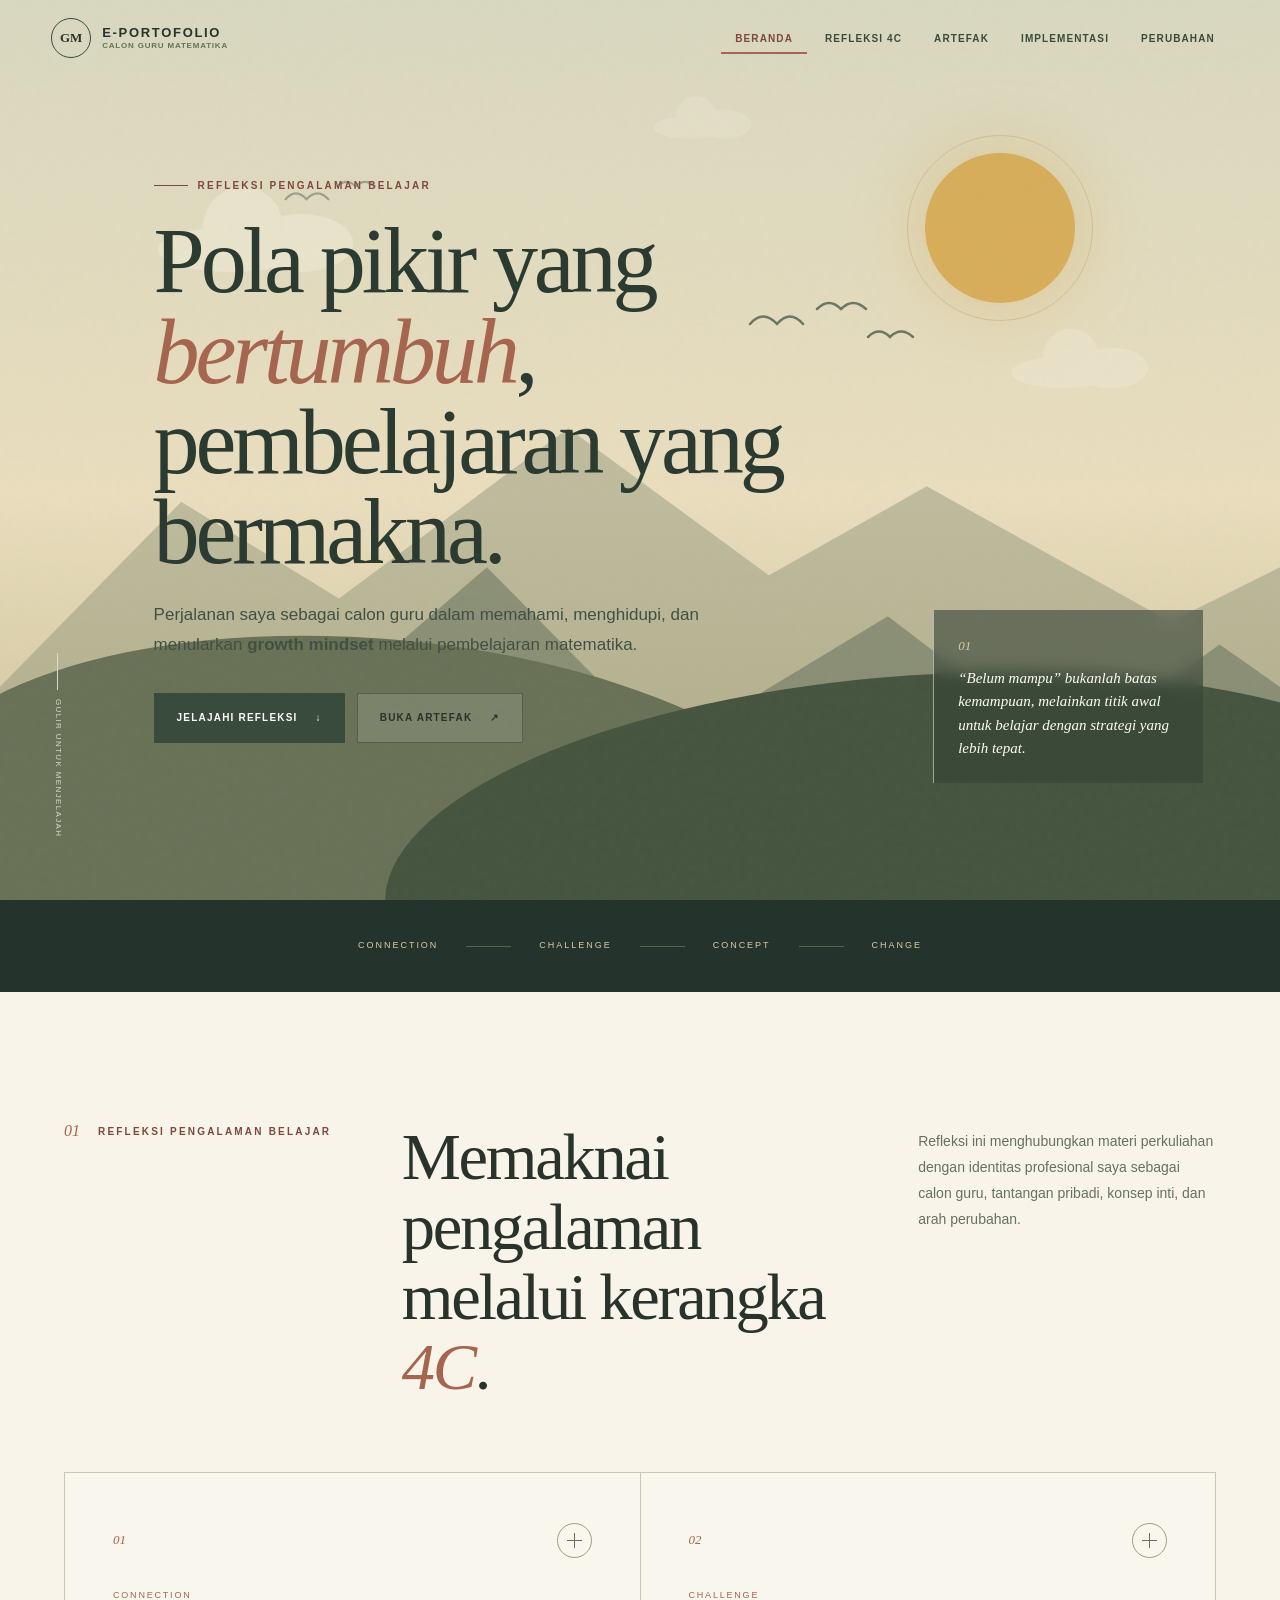
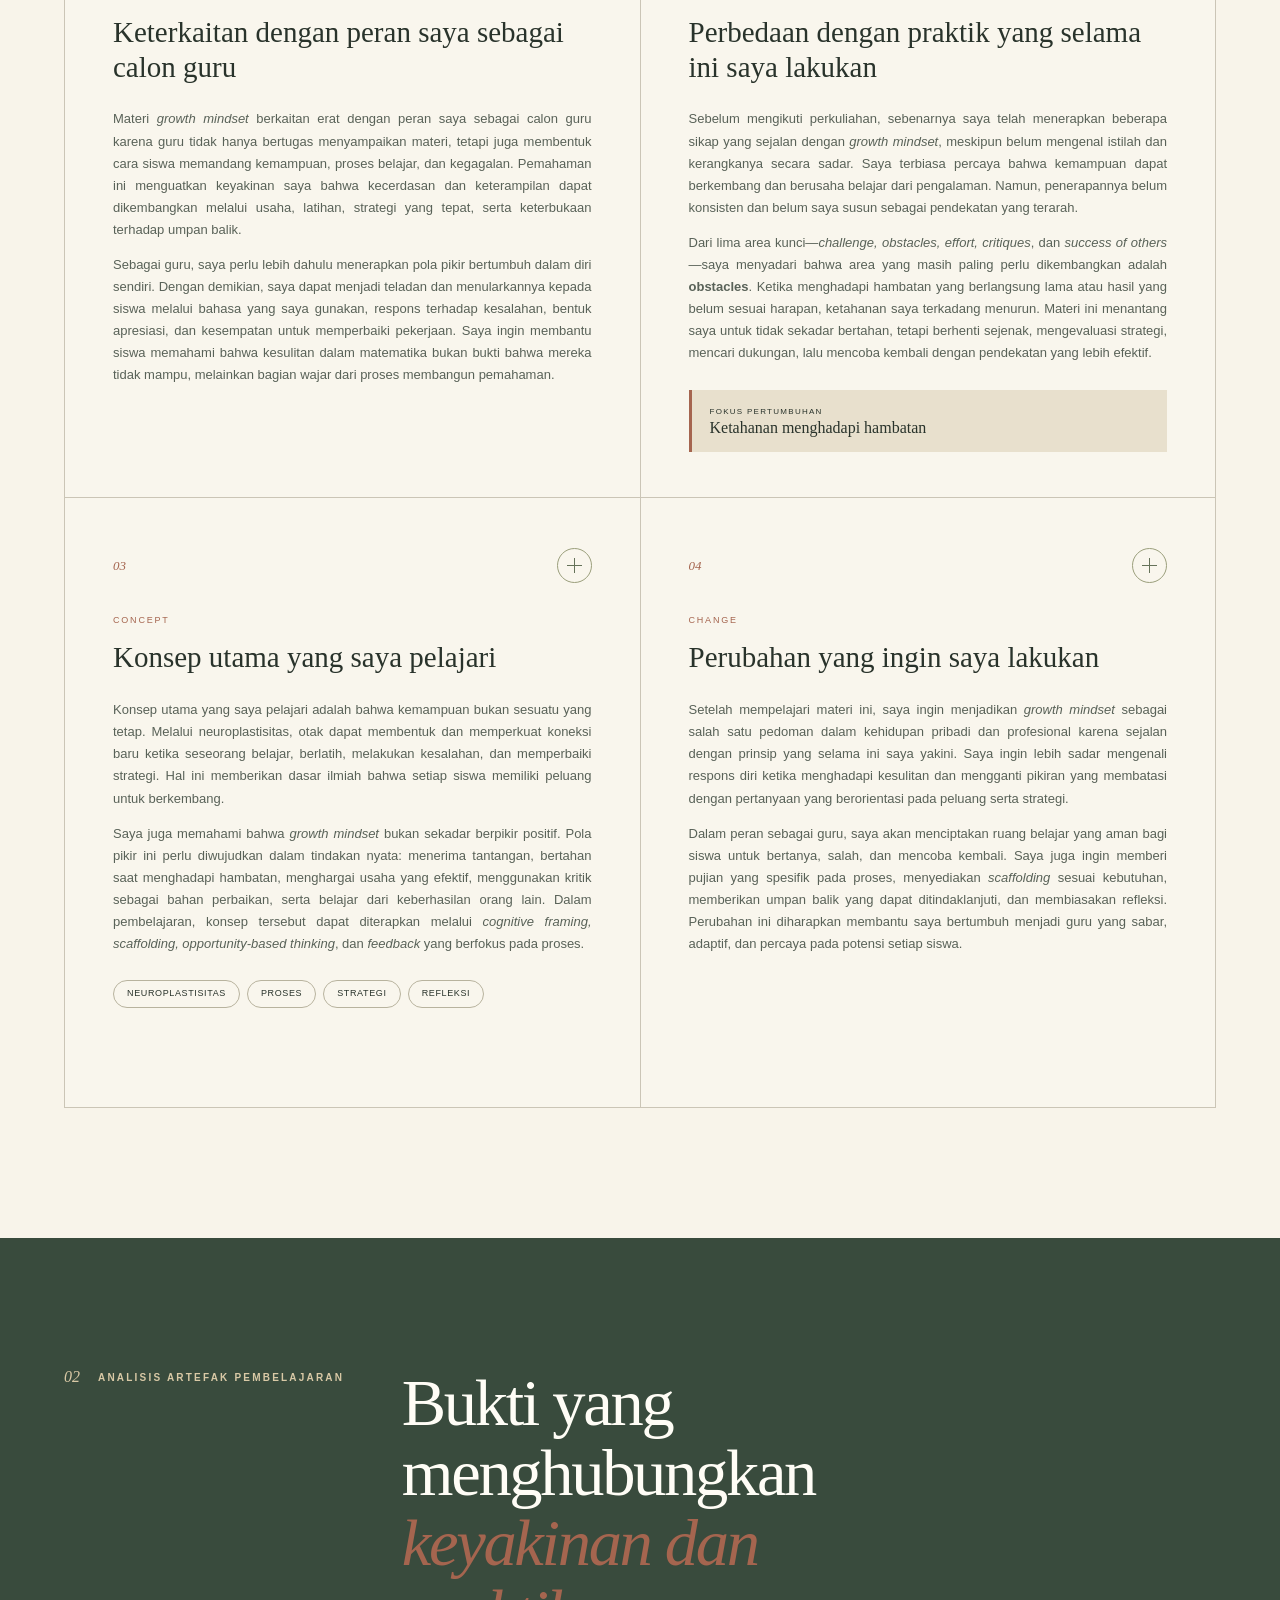
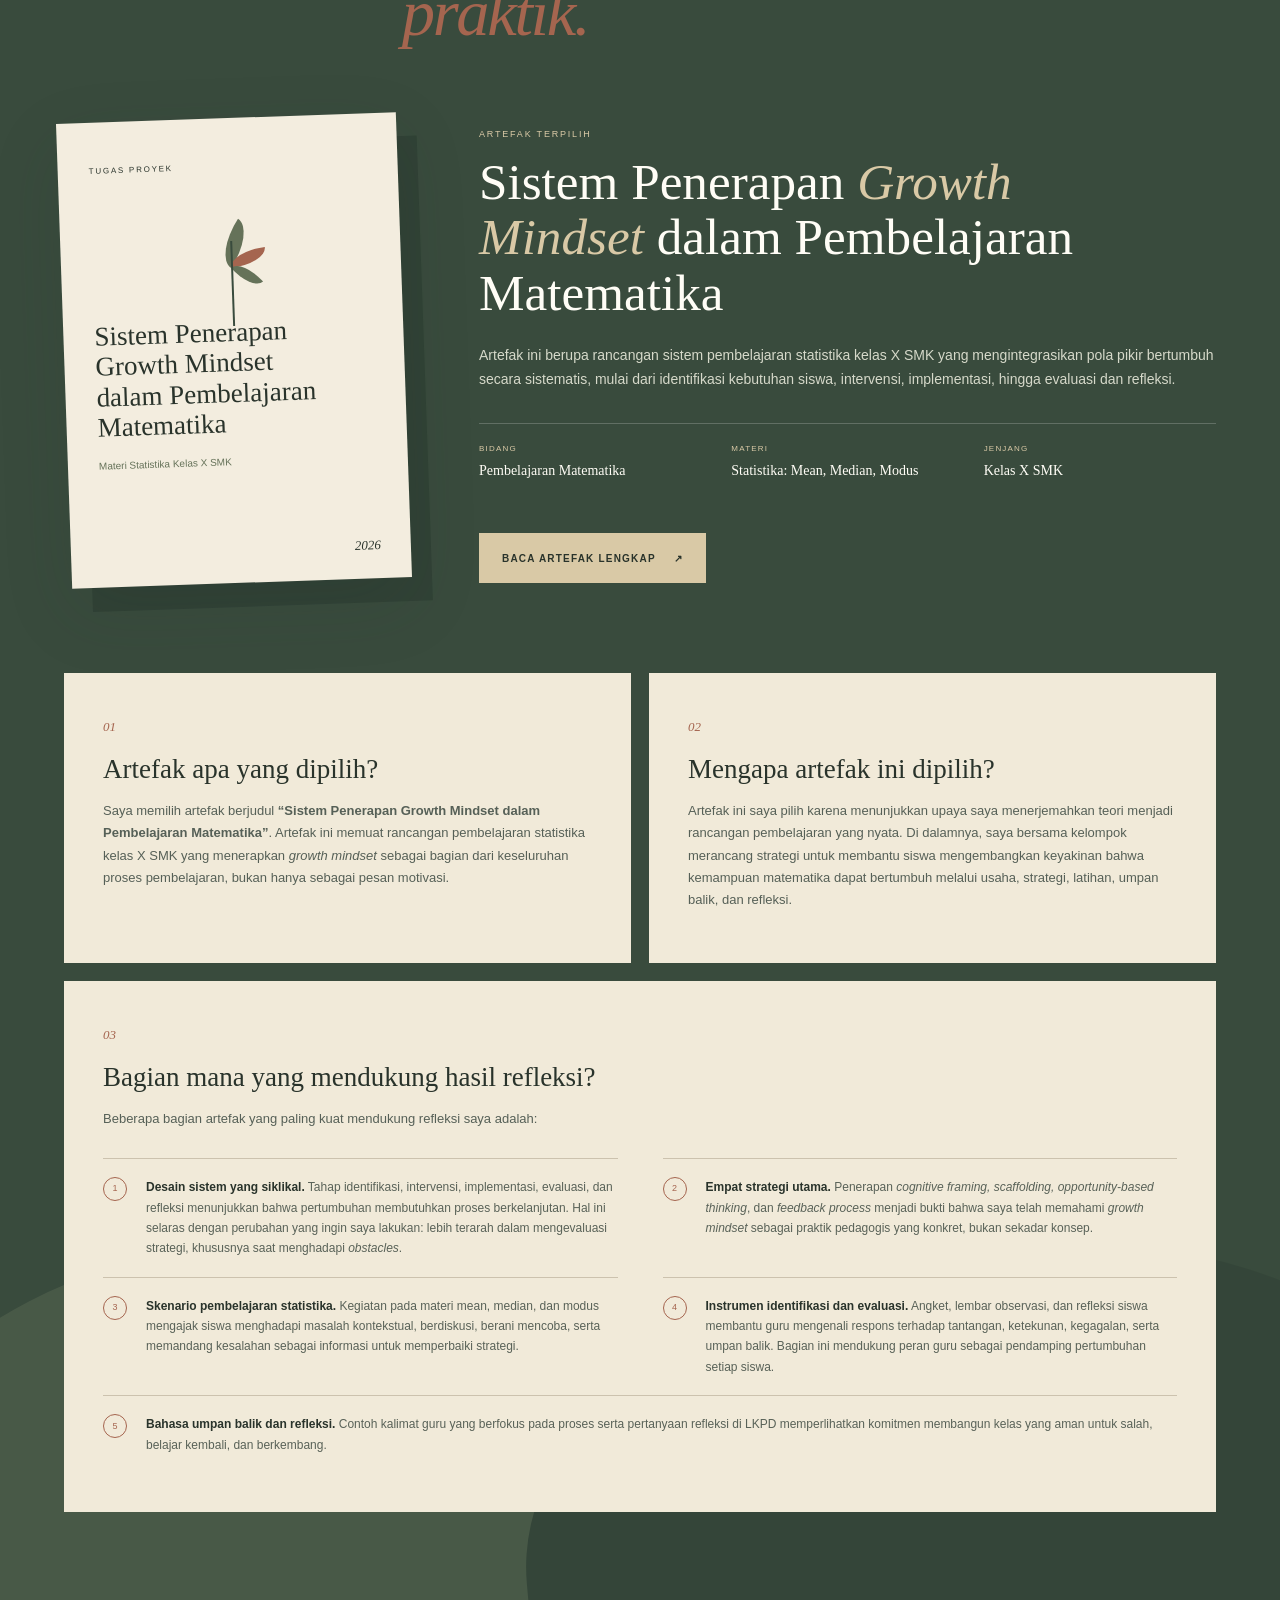
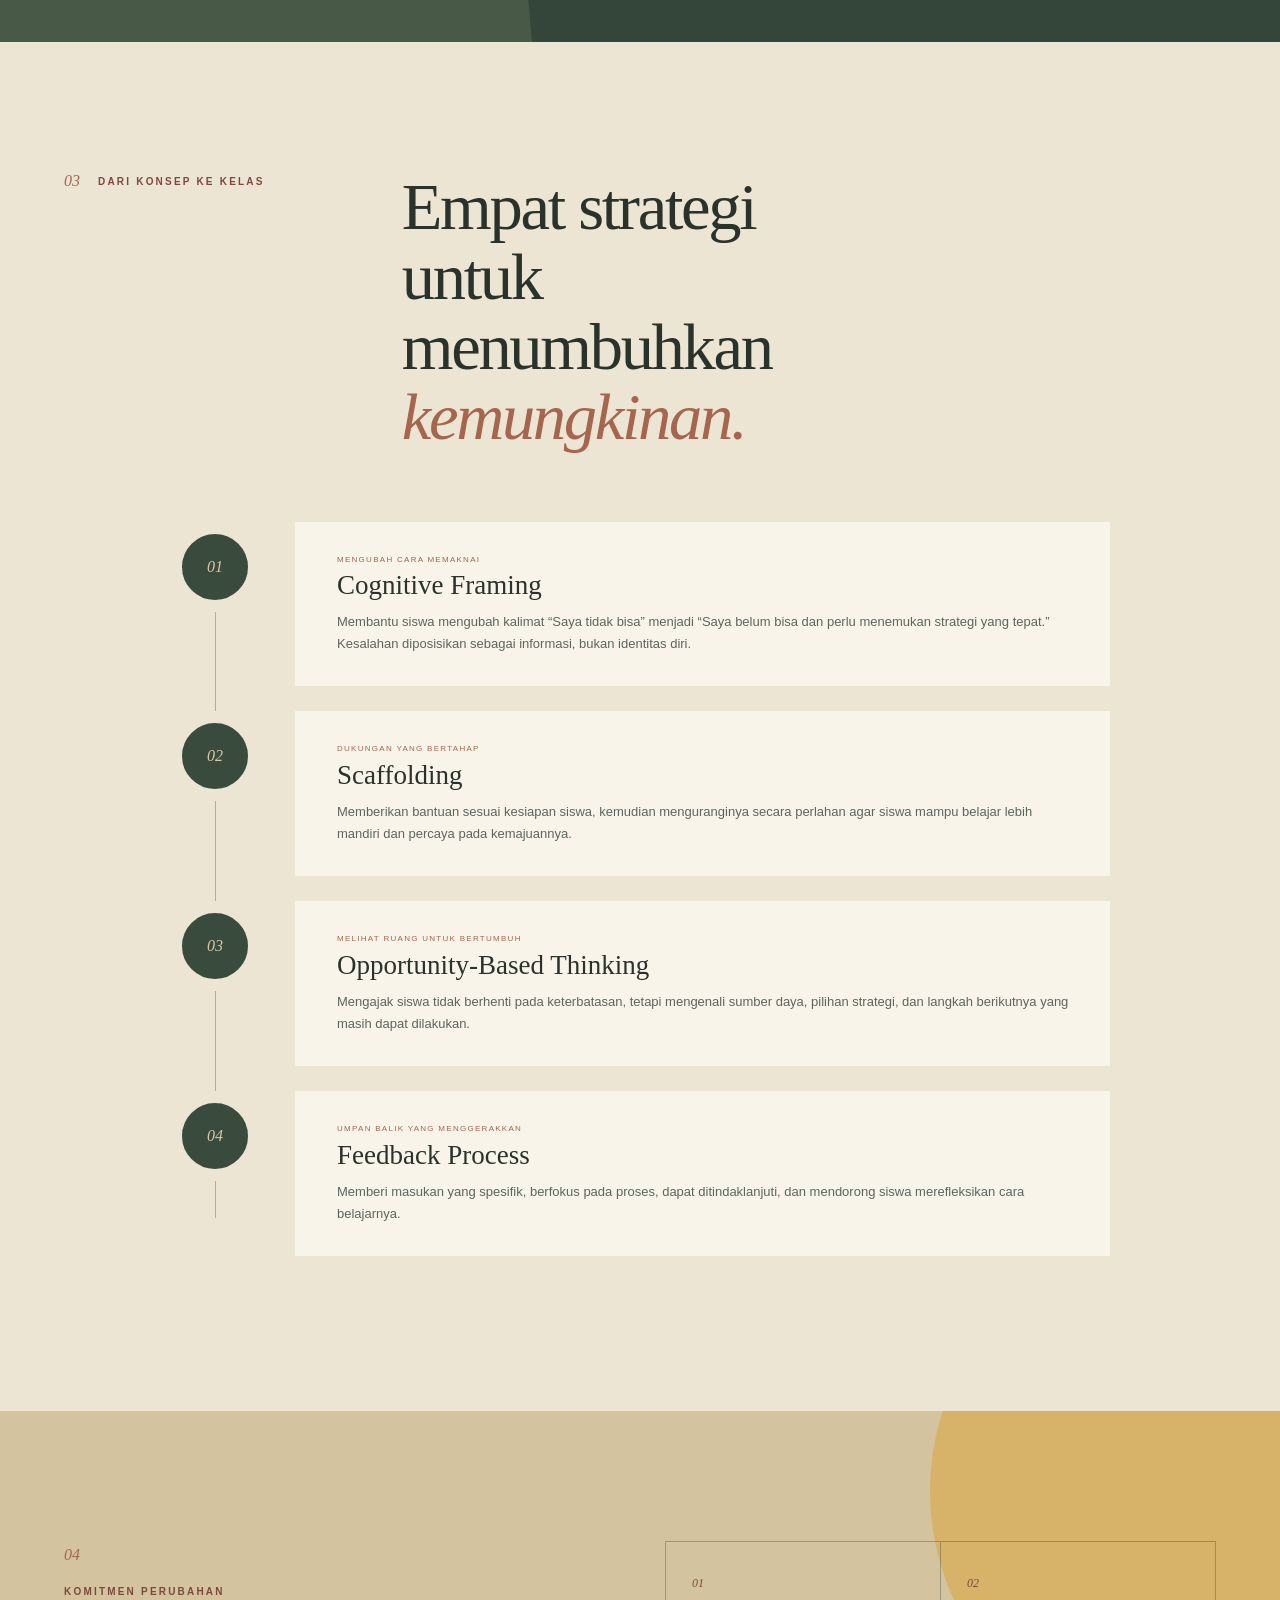
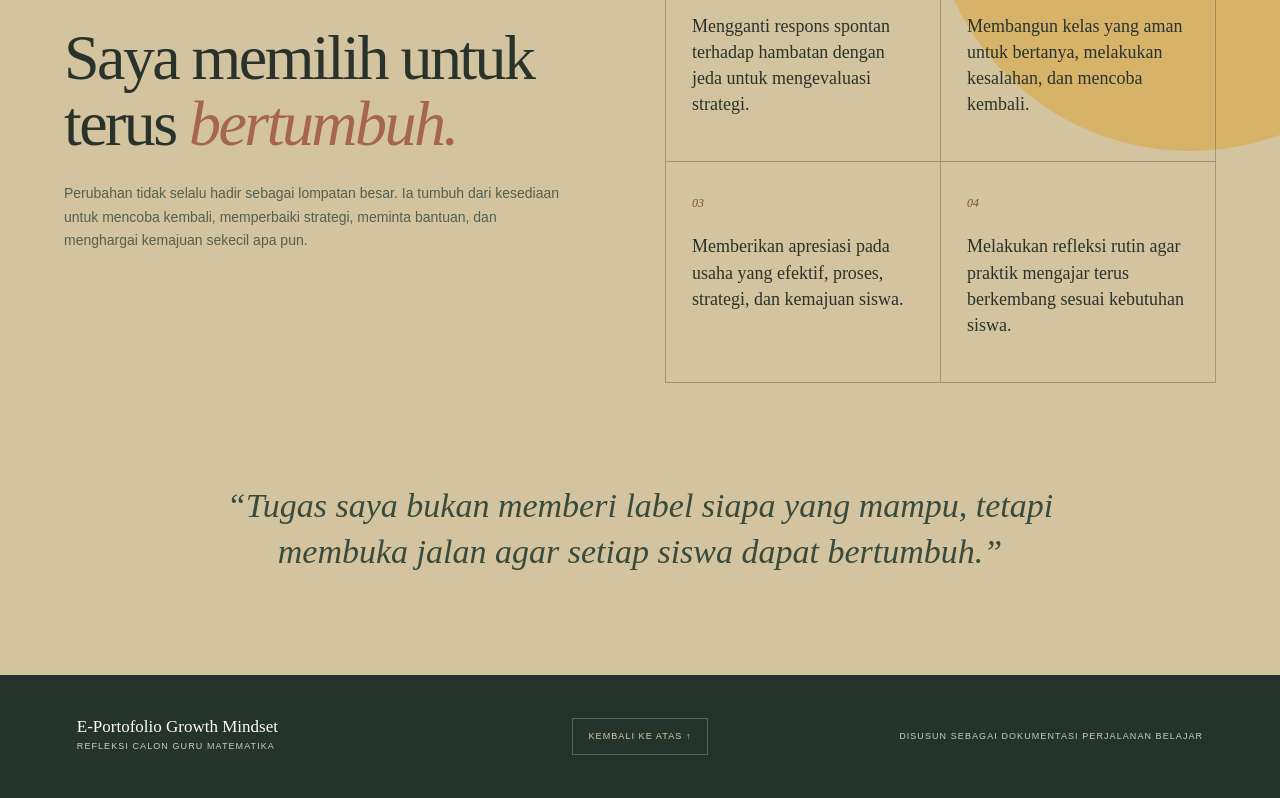
<file: index1.html>
<!DOCTYPE html>
<html lang="id">
<head>
  <meta charset="UTF-8">
  <meta name="viewport" content="width=device-width, initial-scale=1.0">
  <meta name="description" content="E-portofolio reflektif calon guru matematika tentang Growth Mindset.">
  <title>E-Portofolio | Growth Mindset Calon Guru</title>
  <link rel="stylesheet" href="style.css">
</head>
<body>
  <a class="skip-link" href="#main">Lewati ke isi utama</a>
  <header class="site-header" id="siteHeader">
    <nav class="navbar" aria-label="Navigasi utama">
      <a class="brand" href="#beranda" aria-label="Kembali ke beranda">
        <span class="brand-mark">GM</span>
        <span class="brand-text">E-Portofolio<small>Calon Guru Matematika</small></span>
      </a>
      <button class="nav-toggle" id="navToggle" aria-expanded="false" aria-controls="navLinks" aria-label="Buka menu navigasi">
        <span></span><span></span><span></span>
      </button>
      <div class="nav-links" id="navLinks">
        <a class="nav-link active" href="#beranda">Beranda</a>
        <a class="nav-link" href="#refleksi">Refleksi 4C</a>
        <a class="nav-link" href="#artefak">Artefak</a>
        <a class="nav-link" href="#implementasi">Implementasi</a>
        <a class="nav-link" href="#perubahan">Perubahan</a>
        <span class="nav-indicator" id="navIndicator" aria-hidden="true"></span>
      </div>
    </nav>
  </header>

  <main id="main">
    <section id="beranda" class="hero observe-section">
      <div class="sky-scene" aria-hidden="true">
        <div class="sun" data-speed="0.08"><span></span></div>
        <div class="cloud cloud-a" data-speed="0.18"><i></i><i></i><i></i></div>
        <div class="cloud cloud-b" data-speed="0.11"><i></i><i></i><i></i></div>
        <div class="cloud cloud-c" data-speed="0.25"><i></i><i></i><i></i></div>
        <svg class="birds birds-a" viewBox="0 0 180 80" data-speed="0.2">
          <path d="M8 45 Q21 30 35 45 Q48 30 61 45 M75 30 Q87 18 99 30 Q111 18 124 30 M126 58 Q137 47 148 58 Q159 47 171 58"/>
        </svg>
        <svg class="birds birds-b" viewBox="0 0 110 50" data-speed="0.32">
          <path d="M4 31 Q15 18 27 31 Q39 18 51 31 M61 17 Q71 7 81 17 Q91 7 102 17"/>
        </svg>
        <div class="mountain mountain-back"></div>
        <div class="mountain mountain-mid"></div>
        <div class="hill hill-back"></div>
        <div class="hill hill-front"></div>
        <div class="grain"></div>
      </div>

      <div class="hero-content reveal">
        <div class="eyebrow"><span></span> Refleksi Pengalaman Belajar</div>
        <h1>Pola pikir yang <em>bertumbuh</em>,<br>pembelajaran yang bermakna.</h1>
        <p class="hero-lead">Perjalanan saya sebagai calon guru dalam memahami, menghidupi, dan menularkan <strong>growth mindset</strong> melalui pembelajaran matematika.</p>
        <div class="hero-actions">
          <a class="btn btn-primary" href="#refleksi">Jelajahi Refleksi <span>↓</span></a>
          <a class="btn btn-quiet" href="assets/artefak-growth-mindset.pdf" target="_blank" rel="noopener">Buka Artefak <span>↗</span></a>
        </div>
      </div>

      <aside class="hero-note reveal delay-1">
        <span class="note-number">01</span>
        <p>“Belum mampu” bukanlah batas kemampuan, melainkan titik awal untuk belajar dengan strategi yang lebih tepat.</p>
      </aside>
      <div class="scroll-cue" aria-hidden="true"><span></span>Gulir untuk menjelajah</div>
    </section>

    <section class="intro-band" aria-label="Ringkasan tema">
      <p>Connection</p><span></span><p>Challenge</p><span></span><p>Concept</p><span></span><p>Change</p>
    </section>

    <section id="refleksi" class="section reflection observe-section">
      <div class="section-shell">
        <header class="section-heading reveal">
          <div><span class="section-index">01</span><span class="kicker">Refleksi Pengalaman Belajar</span></div>
          <h2>Memaknai pengalaman<br>melalui kerangka <em>4C</em>.</h2>
          <p>Refleksi ini menghubungkan materi perkuliahan dengan identitas profesional saya sebagai calon guru, tantangan pribadi, konsep inti, dan arah perubahan.</p>
        </header>

        <div class="reflection-grid">
          <article class="reflection-card connection reveal">
            <div class="card-top"><span>01</span><i></i></div>
            <p class="card-label">Connection</p>
            <h3>Keterkaitan dengan peran saya sebagai calon guru</h3>
            <p>Materi <em>growth mindset</em> berkaitan erat dengan peran saya sebagai calon guru karena guru tidak hanya bertugas menyampaikan materi, tetapi juga membentuk cara siswa memandang kemampuan, proses belajar, dan kegagalan. Pemahaman ini menguatkan keyakinan saya bahwa kecerdasan dan keterampilan dapat dikembangkan melalui usaha, latihan, strategi yang tepat, serta keterbukaan terhadap umpan balik.</p>
            <p>Sebagai guru, saya perlu lebih dahulu menerapkan pola pikir bertumbuh dalam diri sendiri. Dengan demikian, saya dapat menjadi teladan dan menularkannya kepada siswa melalui bahasa yang saya gunakan, respons terhadap kesalahan, bentuk apresiasi, dan kesempatan untuk memperbaiki pekerjaan. Saya ingin membantu siswa memahami bahwa kesulitan dalam matematika bukan bukti bahwa mereka tidak mampu, melainkan bagian wajar dari proses membangun pemahaman.</p>
          </article>

          <article class="reflection-card challenge reveal delay-1">
            <div class="card-top"><span>02</span><i></i></div>
            <p class="card-label">Challenge</p>
            <h3>Perbedaan dengan praktik yang selama ini saya lakukan</h3>
            <p>Sebelum mengikuti perkuliahan, sebenarnya saya telah menerapkan beberapa sikap yang sejalan dengan <em>growth mindset</em>, meskipun belum mengenal istilah dan kerangkanya secara sadar. Saya terbiasa percaya bahwa kemampuan dapat berkembang dan berusaha belajar dari pengalaman. Namun, penerapannya belum konsisten dan belum saya susun sebagai pendekatan yang terarah.</p>
            <p>Dari lima area kunci—<em>challenge, obstacles, effort, critiques</em>, dan <em>success of others</em>—saya menyadari bahwa area yang masih paling perlu dikembangkan adalah <strong>obstacles</strong>. Ketika menghadapi hambatan yang berlangsung lama atau hasil yang belum sesuai harapan, ketahanan saya terkadang menurun. Materi ini menantang saya untuk tidak sekadar bertahan, tetapi berhenti sejenak, mengevaluasi strategi, mencari dukungan, lalu mencoba kembali dengan pendekatan yang lebih efektif.</p>
            <div class="insight"><span>Fokus pertumbuhan</span><strong>Ketahanan menghadapi hambatan</strong></div>
          </article>

          <article class="reflection-card concept reveal">
            <div class="card-top"><span>03</span><i></i></div>
            <p class="card-label">Concept</p>
            <h3>Konsep utama yang saya pelajari</h3>
            <p>Konsep utama yang saya pelajari adalah bahwa kemampuan bukan sesuatu yang tetap. Melalui neuroplastisitas, otak dapat membentuk dan memperkuat koneksi baru ketika seseorang belajar, berlatih, melakukan kesalahan, dan memperbaiki strategi. Hal ini memberikan dasar ilmiah bahwa setiap siswa memiliki peluang untuk berkembang.</p>
            <p>Saya juga memahami bahwa <em>growth mindset</em> bukan sekadar berpikir positif. Pola pikir ini perlu diwujudkan dalam tindakan nyata: menerima tantangan, bertahan saat menghadapi hambatan, menghargai usaha yang efektif, menggunakan kritik sebagai bahan perbaikan, serta belajar dari keberhasilan orang lain. Dalam pembelajaran, konsep tersebut dapat diterapkan melalui <em>cognitive framing, scaffolding, opportunity-based thinking</em>, dan <em>feedback</em> yang berfokus pada proses.</p>
            <div class="concept-tags" aria-label="Konsep penting">
              <span>Neuroplastisitas</span><span>Proses</span><span>Strategi</span><span>Refleksi</span>
            </div>
          </article>

          <article class="reflection-card change reveal delay-1">
            <div class="card-top"><span>04</span><i></i></div>
            <p class="card-label">Change</p>
            <h3>Perubahan yang ingin saya lakukan</h3>
            <p>Setelah mempelajari materi ini, saya ingin menjadikan <em>growth mindset</em> sebagai salah satu pedoman dalam kehidupan pribadi dan profesional karena sejalan dengan prinsip yang selama ini saya yakini. Saya ingin lebih sadar mengenali respons diri ketika menghadapi kesulitan dan mengganti pikiran yang membatasi dengan pertanyaan yang berorientasi pada peluang serta strategi.</p>
            <p>Dalam peran sebagai guru, saya akan menciptakan ruang belajar yang aman bagi siswa untuk bertanya, salah, dan mencoba kembali. Saya juga ingin memberi pujian yang spesifik pada proses, menyediakan <em>scaffolding</em> sesuai kebutuhan, memberikan umpan balik yang dapat ditindaklanjuti, dan membiasakan refleksi. Perubahan ini diharapkan membantu saya bertumbuh menjadi guru yang sabar, adaptif, dan percaya pada potensi setiap siswa.</p>
          </article>
        </div>
      </div>
    </section>

    <section id="artefak" class="section artifact observe-section">
      <div class="artifact-landscape" aria-hidden="true"><div></div><div></div></div>
      <div class="section-shell artifact-shell">
        <header class="section-heading light reveal">
          <div><span class="section-index">02</span><span class="kicker">Analisis Artefak Pembelajaran</span></div>
          <h2>Bukti yang menghubungkan<br><em>keyakinan dan praktik.</em></h2>
        </header>

        <div class="artifact-feature reveal">
          <div class="document-cover">
            <span class="doc-line">Tugas Proyek</span>
            <div class="cover-seed"><i></i><i></i><i></i><i></i></div>
            <h3>Sistem Penerapan<br>Growth Mindset<br>dalam Pembelajaran<br>Matematika</h3>
            <p>Materi Statistika Kelas X SMK</p>
            <span class="doc-year">2026</span>
          </div>
          <div class="artifact-content">
            <p class="artifact-label">Artefak Terpilih</p>
            <h3>Sistem Penerapan <em>Growth Mindset</em> dalam Pembelajaran Matematika</h3>
            <p class="artifact-desc">Artefak ini berupa rancangan sistem pembelajaran statistika kelas X SMK yang mengintegrasikan pola pikir bertumbuh secara sistematis, mulai dari identifikasi kebutuhan siswa, intervensi, implementasi, hingga evaluasi dan refleksi.</p>
            <div class="artifact-meta">
              <div><span>Bidang</span><strong>Pembelajaran Matematika</strong></div>
              <div><span>Materi</span><strong>Statistika: Mean, Median, Modus</strong></div>
              <div><span>Jenjang</span><strong>Kelas X SMK</strong></div>
            </div>
            <a class="btn btn-sand" href="assets/artefak-growth-mindset.pdf" target="_blank" rel="noopener">Baca Artefak Lengkap <span>↗</span></a>
          </div>
        </div>

        <div class="analysis-grid">
          <article class="analysis-card reveal">
            <span class="analysis-no">01</span>
            <h3>Artefak apa yang dipilih?</h3>
            <p>Saya memilih artefak berjudul <strong>“Sistem Penerapan Growth Mindset dalam Pembelajaran Matematika”</strong>. Artefak ini memuat rancangan pembelajaran statistika kelas X SMK yang menerapkan <em>growth mindset</em> sebagai bagian dari keseluruhan proses pembelajaran, bukan hanya sebagai pesan motivasi.</p>
          </article>
          <article class="analysis-card reveal delay-1">
            <span class="analysis-no">02</span>
            <h3>Mengapa artefak ini dipilih?</h3>
            <p>Artefak ini saya pilih karena menunjukkan upaya saya menerjemahkan teori menjadi rancangan pembelajaran yang nyata. Di dalamnya, saya bersama kelompok merancang strategi untuk membantu siswa mengembangkan keyakinan bahwa kemampuan matematika dapat bertumbuh melalui usaha, strategi, latihan, umpan balik, dan refleksi.</p>
          </article>
          <article class="analysis-card full reveal">
            <span class="analysis-no">03</span>
            <h3>Bagian mana yang mendukung hasil refleksi?</h3>
            <p>Beberapa bagian artefak yang paling kuat mendukung refleksi saya adalah:</p>
            <div class="evidence-list">
              <div><span>1</span><p><strong>Desain sistem yang siklikal.</strong> Tahap identifikasi, intervensi, implementasi, evaluasi, dan refleksi menunjukkan bahwa pertumbuhan membutuhkan proses berkelanjutan. Hal ini selaras dengan perubahan yang ingin saya lakukan: lebih terarah dalam mengevaluasi strategi, khususnya saat menghadapi <em>obstacles</em>.</p></div>
              <div><span>2</span><p><strong>Empat strategi utama.</strong> Penerapan <em>cognitive framing, scaffolding, opportunity-based thinking</em>, dan <em>feedback process</em> menjadi bukti bahwa saya telah memahami <em>growth mindset</em> sebagai praktik pedagogis yang konkret, bukan sekadar konsep.</p></div>
              <div><span>3</span><p><strong>Skenario pembelajaran statistika.</strong> Kegiatan pada materi mean, median, dan modus mengajak siswa menghadapi masalah kontekstual, berdiskusi, berani mencoba, serta memandang kesalahan sebagai informasi untuk memperbaiki strategi.</p></div>
              <div><span>4</span><p><strong>Instrumen identifikasi dan evaluasi.</strong> Angket, lembar observasi, dan refleksi siswa membantu guru mengenali respons terhadap tantangan, ketekunan, kegagalan, serta umpan balik. Bagian ini mendukung peran guru sebagai pendamping pertumbuhan setiap siswa.</p></div>
              <div><span>5</span><p><strong>Bahasa umpan balik dan refleksi.</strong> Contoh kalimat guru yang berfokus pada proses serta pertanyaan refleksi di LKPD memperlihatkan komitmen membangun kelas yang aman untuk salah, belajar kembali, dan berkembang.</p></div>
            </div>
          </article>
        </div>
      </div>
    </section>

    <section id="implementasi" class="section implementation observe-section">
      <div class="section-shell">
        <header class="section-heading reveal">
          <div><span class="section-index">03</span><span class="kicker">Dari Konsep ke Kelas</span></div>
          <h2>Empat strategi untuk<br>menumbuhkan <em>kemungkinan.</em></h2>
        </header>
        <div class="strategy-path">
          <div class="path-line" aria-hidden="true"></div>
          <article class="strategy reveal"><span class="strategy-num">01</span><div><p class="strategy-tag">Mengubah cara memaknai</p><h3>Cognitive Framing</h3><p>Membantu siswa mengubah kalimat “Saya tidak bisa” menjadi “Saya belum bisa dan perlu menemukan strategi yang tepat.” Kesalahan diposisikan sebagai informasi, bukan identitas diri.</p></div></article>
          <article class="strategy reveal"><span class="strategy-num">02</span><div><p class="strategy-tag">Dukungan yang bertahap</p><h3>Scaffolding</h3><p>Memberikan bantuan sesuai kesiapan siswa, kemudian menguranginya secara perlahan agar siswa mampu belajar lebih mandiri dan percaya pada kemajuannya.</p></div></article>
          <article class="strategy reveal"><span class="strategy-num">03</span><div><p class="strategy-tag">Melihat ruang untuk bertumbuh</p><h3>Opportunity-Based Thinking</h3><p>Mengajak siswa tidak berhenti pada keterbatasan, tetapi mengenali sumber daya, pilihan strategi, dan langkah berikutnya yang masih dapat dilakukan.</p></div></article>
          <article class="strategy reveal"><span class="strategy-num">04</span><div><p class="strategy-tag">Umpan balik yang menggerakkan</p><h3>Feedback Process</h3><p>Memberi masukan yang spesifik, berfokus pada proses, dapat ditindaklanjuti, dan mendorong siswa merefleksikan cara belajarnya.</p></div></article>
        </div>
      </div>
    </section>

    <section id="perubahan" class="section commitment observe-section">
      <div class="commitment-sun" aria-hidden="true"></div>
      <div class="section-shell commitment-shell">
        <div class="commitment-copy reveal">
          <span class="section-index">04</span>
          <p class="kicker">Komitmen Perubahan</p>
          <h2>Saya memilih untuk terus <em>bertumbuh.</em></h2>
          <p>Perubahan tidak selalu hadir sebagai lompatan besar. Ia tumbuh dari kesediaan untuk mencoba kembali, memperbaiki strategi, meminta bantuan, dan menghargai kemajuan sekecil apa pun.</p>
        </div>
        <div class="commitments">
          <article class="reveal"><span>01</span><p>Mengganti respons spontan terhadap hambatan dengan jeda untuk mengevaluasi strategi.</p></article>
          <article class="reveal delay-1"><span>02</span><p>Membangun kelas yang aman untuk bertanya, melakukan kesalahan, dan mencoba kembali.</p></article>
          <article class="reveal"><span>03</span><p>Memberikan apresiasi pada usaha yang efektif, proses, strategi, dan kemajuan siswa.</p></article>
          <article class="reveal delay-1"><span>04</span><p>Melakukan refleksi rutin agar praktik mengajar terus berkembang sesuai kebutuhan siswa.</p></article>
        </div>
      </div>
      <blockquote class="closing-quote reveal">“Tugas saya bukan memberi label siapa yang mampu, tetapi membuka jalan agar setiap siswa dapat bertumbuh.”</blockquote>
    </section>
  </main>

  <footer>
    <div><strong>E-Portofolio Growth Mindset</strong><p>Refleksi Calon Guru Matematika</p></div>
    <a href="#beranda">Kembali ke atas ↑</a>
    <p>Disusun sebagai dokumentasi perjalanan belajar</p>
  </footer>
  <script src="script.js"></script>
</body>
</html>
</file>
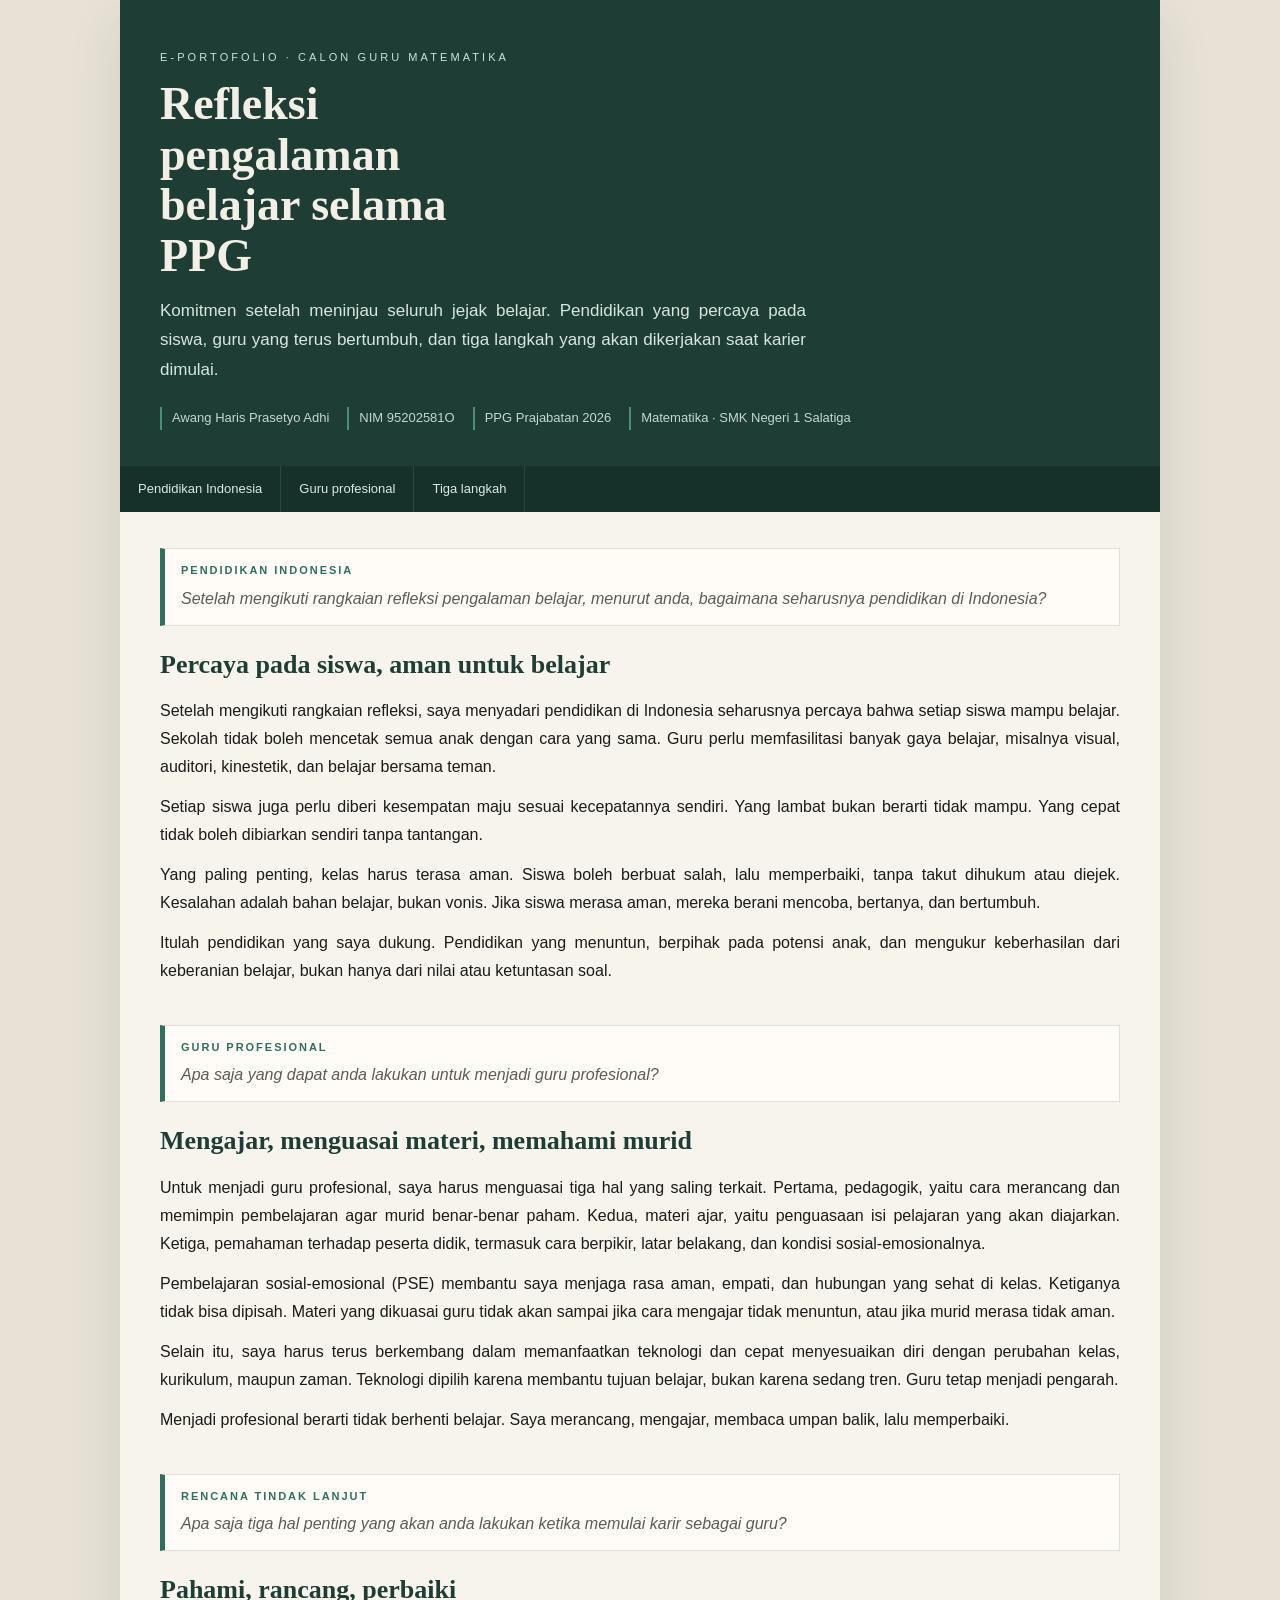
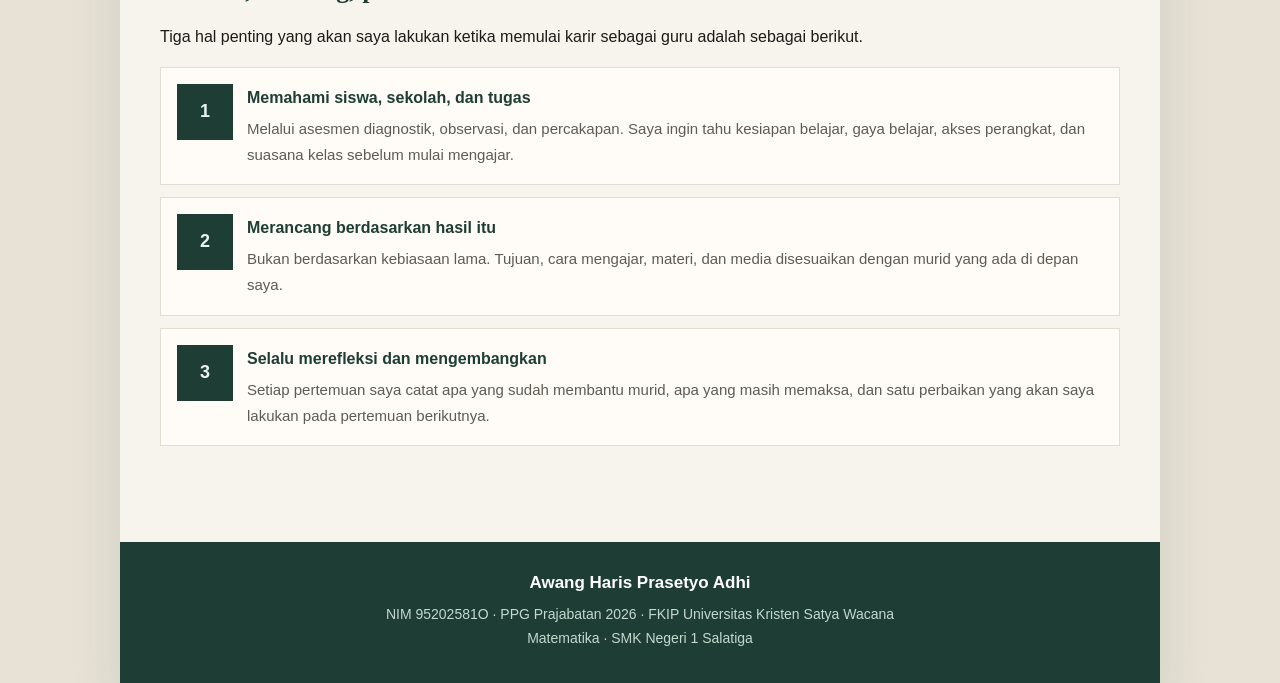
<file: LK3.html>
<!DOCTYPE html>
<html lang="id">
<head>
<meta charset="UTF-8">
<meta name="viewport" content="width=device-width, initial-scale=1">
<title>E-Portofolio · Awang Haris Prasetyo Adhi</title>
<style>
  :root {
    --ink: #1c1b19;
    --muted: #5f5a53;
    --paper: #f7f4ee;
    --card: #fffcf7;
    --line: #e4ddd2;
    --pine: #1e3d34;
    --leaf: #2f6f5e;
    --clay: #c45c26;
  }
  * { box-sizing: border-box; margin: 0; padding: 0; }
  html { scroll-behavior: smooth; }
  body {
    font-family: "Segoe UI", "Avenir Next", "Gill Sans", sans-serif;
    background: #e8e2d6;
    color: var(--ink);
    line-height: 1.75;
  }
  .shell {
    max-width: 1040px;
    margin: 0 auto;
    background: var(--paper);
    box-shadow: 0 24px 50px rgba(30, 61, 52, .12);
  }
  .hero {
    background: var(--pine);
    color: #f4efe6;
    padding: 48px 40px 36px;
  }
  .kicker {
    letter-spacing: .28em;
    text-transform: uppercase;
    font-size: 11px;
    color: #c9e4d8;
  }
  h1 {
    font-family: Georgia, "Iowan Old Style", serif;
    font-size: clamp(30px, 5vw, 46px);
    line-height: 1.1;
    margin: 12px 0 14px;
    max-width: 16ch;
  }
  .lede { max-width: 38em; color: #d7e6df; font-size: 17px; }
  .id {
    display: flex; flex-wrap: wrap; gap: 8px 18px;
    margin-top: 22px; font-size: 13px; color: #c5d8cf;
  }
  .id span { border-left: 2px solid #4a8f78; padding-left: 10px; }
  nav.bar {
    display: flex; flex-wrap: wrap;
    background: #16312a;
  }
  nav.bar a {
    color: #dce8e3;
    text-decoration: none;
    font-size: 13px;
    padding: 12px 18px;
    border-right: 1px solid #2a4a41;
  }
  nav.bar a:hover { background: #1e3d34; color: #fff; }
  .wrap { padding: 36px 40px 56px; }
  h2 {
    font-family: Georgia, "Iowan Old Style", serif;
    font-size: 26px;
    color: var(--pine);
    margin: 0 0 10px;
  }
  p { margin-bottom: 12px; text-align: justify; }
  .qmark {
    background: var(--card);
    border: 1px solid var(--line);
    border-left: 5px solid var(--leaf);
    padding: 12px 16px;
    margin: 0 0 16px;
  }
  .qcode {
    display: block;
    font-size: 11px;
    letter-spacing: .18em;
    text-transform: uppercase;
    color: var(--leaf);
    font-weight: 700;
  }
  .qtext { font-style: italic; color: var(--muted); margin: 4px 0 0; }
  article.block { margin-bottom: 40px; }
  .steps { display: grid; gap: 12px; margin: 16px 0 8px; }
  .step {
    display: grid;
    grid-template-columns: 56px 1fr;
    gap: 14px;
    background: var(--card);
    border: 1px solid var(--line);
    padding: 16px;
  }
  .num {
    width: 56px; height: 56px;
    display: grid; place-items: center;
    background: var(--pine);
    color: #e8f4ee;
    font-weight: 700;
    font-size: 18px;
  }
  .step h3 { font-size: 16px; color: var(--pine); margin-bottom: 4px; }
  .step p { margin: 0; text-align: left; color: var(--muted); font-size: 15px; }
  footer.col {
    background: var(--pine);
    color: #c5d8cf;
    text-align: center;
    padding: 26px 16px 32px;
    font-size: 14px;
  }
  footer.col b { display: block; color: #fff; font-size: 17px; margin-bottom: 4px; }
  @media (max-width: 800px) {
    .hero, .wrap { padding-left: 20px; padding-right: 20px; }
    .step { grid-template-columns: 1fr; }
  }
</style>
</head>
<body>
<div class="shell">
  <header class="hero">
    <p class="kicker">E-portofolio · calon guru matematika</p>
    <h1>Refleksi pengalaman belajar selama PPG</h1>
    <p class="lede">Komitmen setelah meninjau seluruh jejak belajar. Pendidikan yang percaya pada siswa, guru yang terus bertumbuh, dan tiga langkah yang akan dikerjakan saat karier dimulai.</p>
    <div class="id">
      <span>Awang Haris Prasetyo Adhi</span>
      <span>NIM 95202581O</span>
      <span>PPG Prajabatan 2026</span>
      <span>Matematika · SMK Negeri 1 Salatiga</span>
    </div>
  </header>
  <nav class="bar">
    <a href="#pendidikan">Pendidikan Indonesia</a>
    <a href="#profesional">Guru profesional</a>
    <a href="#rtl">Tiga langkah</a>
  </nav>

  <div class="wrap">
    <article class="block" id="pendidikan">
      <div class="qmark">
        <span class="qcode">Pendidikan Indonesia</span>
        <p class="qtext">Setelah mengikuti rangkaian refleksi pengalaman belajar, menurut anda, bagaimana seharusnya pendidikan di Indonesia?</p>
      </div>
      <h2>Percaya pada siswa, aman untuk belajar</h2>
      <p>Setelah mengikuti rangkaian refleksi, saya menyadari pendidikan di Indonesia seharusnya percaya bahwa setiap siswa mampu belajar. Sekolah tidak boleh mencetak semua anak dengan cara yang sama. Guru perlu memfasilitasi banyak gaya belajar, misalnya visual, auditori, kinestetik, dan belajar bersama teman.</p>
      <p>Setiap siswa juga perlu diberi kesempatan maju sesuai kecepatannya sendiri. Yang lambat bukan berarti tidak mampu. Yang cepat tidak boleh dibiarkan sendiri tanpa tantangan.</p>
      <p>Yang paling penting, kelas harus terasa aman. Siswa boleh berbuat salah, lalu memperbaiki, tanpa takut dihukum atau diejek. Kesalahan adalah bahan belajar, bukan vonis. Jika siswa merasa aman, mereka berani mencoba, bertanya, dan bertumbuh.</p>
      <p>Itulah pendidikan yang saya dukung. Pendidikan yang menuntun, berpihak pada potensi anak, dan mengukur keberhasilan dari keberanian belajar, bukan hanya dari nilai atau ketuntasan soal.</p>
    </article>

    <article class="block" id="profesional">
      <div class="qmark">
        <span class="qcode">Guru profesional</span>
        <p class="qtext">Apa saja yang dapat anda lakukan untuk menjadi guru profesional?</p>
      </div>
      <h2>Mengajar, menguasai materi, memahami murid</h2>
      <p>Untuk menjadi guru profesional, saya harus menguasai tiga hal yang saling terkait. Pertama, pedagogik, yaitu cara merancang dan memimpin pembelajaran agar murid benar-benar paham. Kedua, materi ajar, yaitu penguasaan isi pelajaran yang akan diajarkan. Ketiga, pemahaman terhadap peserta didik, termasuk cara berpikir, latar belakang, dan kondisi sosial-emosionalnya.</p>
      <p>Pembelajaran sosial-emosional (PSE) membantu saya menjaga rasa aman, empati, dan hubungan yang sehat di kelas. Ketiganya tidak bisa dipisah. Materi yang dikuasai guru tidak akan sampai jika cara mengajar tidak menuntun, atau jika murid merasa tidak aman.</p>
      <p>Selain itu, saya harus terus berkembang dalam memanfaatkan teknologi dan cepat menyesuaikan diri dengan perubahan kelas, kurikulum, maupun zaman. Teknologi dipilih karena membantu tujuan belajar, bukan karena sedang tren. Guru tetap menjadi pengarah.</p>
      <p>Menjadi profesional berarti tidak berhenti belajar. Saya merancang, mengajar, membaca umpan balik, lalu memperbaiki.</p>
    </article>

    <article class="block" id="rtl">
      <div class="qmark">
        <span class="qcode">Rencana tindak lanjut</span>
        <p class="qtext">Apa saja tiga hal penting yang akan anda lakukan ketika memulai karir sebagai guru?</p>
      </div>
      <h2>Pahami, rancang, perbaiki</h2>
      <p>Tiga hal penting yang akan saya lakukan ketika memulai karir sebagai guru adalah sebagai berikut.</p>
      <div class="steps">
        <div class="step">
          <div class="num">1</div>
          <div>
            <h3>Memahami siswa, sekolah, dan tugas</h3>
            <p>Melalui asesmen diagnostik, observasi, dan percakapan. Saya ingin tahu kesiapan belajar, gaya belajar, akses perangkat, dan suasana kelas sebelum mulai mengajar.</p>
          </div>
        </div>
        <div class="step">
          <div class="num">2</div>
          <div>
            <h3>Merancang berdasarkan hasil itu</h3>
            <p>Bukan berdasarkan kebiasaan lama. Tujuan, cara mengajar, materi, dan media disesuaikan dengan murid yang ada di depan saya.</p>
          </div>
        </div>
        <div class="step">
          <div class="num">3</div>
          <div>
            <h3>Selalu merefleksi dan mengembangkan</h3>
            <p>Setiap pertemuan saya catat apa yang sudah membantu murid, apa yang masih memaksa, dan satu perbaikan yang akan saya lakukan pada pertemuan berikutnya.</p>
          </div>
        </div>
      </div>
    </article>
  </div>

  <footer class="col">
    <b>Awang Haris Prasetyo Adhi</b>
    NIM 95202581O · PPG Prajabatan 2026 · FKIP Universitas Kristen Satya Wacana<br>
    Matematika · SMK Negeri 1 Salatiga
  </footer>
</div>
</body>
</html>
</file>
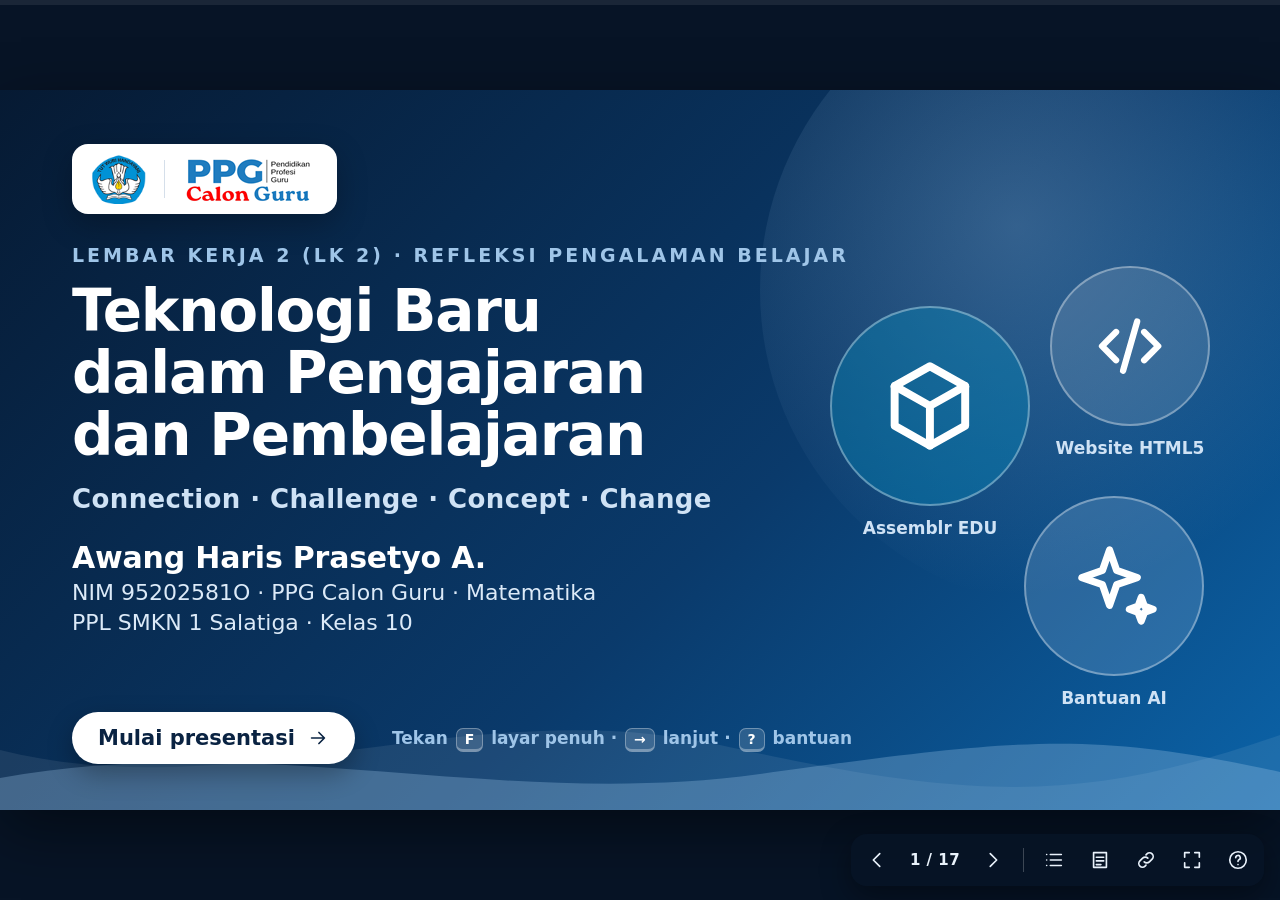
<file: TEKNOLOGI.html>
<!DOCTYPE html>
<html lang="id">
<head>
<meta charset="utf-8">
<meta name="viewport" content="width=device-width, initial-scale=1">
<meta name="color-scheme" content="light">
<meta name="description" content="Presentasi refleksi LK 2 PPG: Teknologi Baru dalam Pengajaran dan Pembelajaran">
<link rel="icon" href="data:image/svg+xml,%3Csvg xmlns='http://www.w3.org/2000/svg' viewBox='0 0 32 32'%3E%3Crect width='32' height='32' rx='8' fill='%230B63A8'/%3E%3Cpath d='M8 22V10h5a4 4 0 0 1 0 8H8' fill='none' stroke='%23fff' stroke-width='3' stroke-linecap='round' stroke-linejoin='round'/%3E%3C/svg%3E">
<title>Refleksi LK 2 · Teknologi Baru dalam Pengajaran dan Pembelajaran</title>

<!--
  ======================================================================================
  PRESENTASI LK 2  ·  Teknologi Baru dalam Pengajaran dan Pembelajaran
  Satu file HTML mandiri (tanpa internet). Buka di Chrome / Edge / Firefox, lalu tekan F.

  CARA MENGISI TAUTAN (ada 2 cara):
    1) Saat presentasi terbuka, tekan tombol  L  (atau klik ikon rantai di pojok kanan
       bawah, atau klik langsung kotak kuning bertanda [tempel tautan]).
       Isi formulirnya, klik Simpan.  (Tersimpan di browser yang sama.)
    2) Atau isi permanen di file ini: cari tulisan  ISI TAUTAN DI SINI  di bagian
       skrip (paling bawah file), lalu isi "url" (contoh: url: "https://contoh.com/proyek").

  QR di slide dibuat otomatis dari tautan. Slide KUBIKA 3D punya tombol "Muat demo 3D" (butuh internet).

  Tombol cepat:  → / Spasi maju · ← mundur · O daftar slide · N catatan pembicara
                 L isi tautan · D demo 3D · S tampil bertahap on/off · F layar penuh · B layar hitam
                 ? bantuan · Ctrl+P cetak semua slide ke PDF
  ======================================================================================
-->

<style>
:root{
  --navy:#0A2342; --ink:#14304F; --muted:#51647C; --blue:#0B63A8; --cyan:#0090C0;
  --sky:#9FC5E8; --ice:#EEF5FB; --line:#D9E6F2; --gold:#A96E0F; --amber:#E9A400;
  --ff:"Segoe UI",system-ui,-apple-system,"Helvetica Neue",Arial,"Noto Sans","Liberation Sans",sans-serif;
}
*{box-sizing:border-box}
html,body{margin:0;height:100%;background:#071426;overflow:hidden;font-family:var(--ff);color:var(--ink);-webkit-font-smoothing:antialiased}
button{font:inherit;color:inherit}
a{color:inherit}
:focus-visible{outline:3px solid #FFB020;outline-offset:2px}

/* ---------- panggung 16:9 (1280x720) yang diskalakan ---------- */
.viewport{position:fixed;left:0;top:0;right:0;bottom:var(--reserve,0px);overflow:hidden}
.stage{position:absolute;left:0;top:0;width:1280px;height:720px;transform-origin:0 0;background:#fff;overflow:hidden;
  box-shadow:0 20px 60px rgba(0,0,0,.45)}
.slide{position:absolute;inset:0;padding:54px 72px 62px;display:flex;flex-direction:column;overflow:hidden;
  opacity:0;visibility:hidden;transition:opacity .45s ease,transform .45s ease,visibility 0s linear .45s;
  background:linear-gradient(180deg,#FFFFFF 0%,#F2F7FC 100%)}
.slide.before{transform:translateX(-36px)} .slide.after{transform:translateX(36px)}
.slide.active{opacity:1;visibility:visible;transform:none;transition:opacity .45s ease,transform .45s ease,visibility 0s}
.slide::before{content:"";position:absolute;right:-150px;top:-170px;width:540px;height:540px;border-radius:50%;
  background:radial-gradient(circle at 35% 35%,var(--ct,#E4F0FA),rgba(255,255,255,0) 68%);pointer-events:none}
.slide::after{content:"";position:absolute;left:0;right:0;bottom:0;height:64px;pointer-events:none;
  background:url("data:image/svg+xml,%3Csvg xmlns='http://www.w3.org/2000/svg' viewBox='0 0 1280 80' preserveAspectRatio='none'%3E%3Cpath d='M0 40 C220 90 420 0 660 35 S1060 85 1280 30 V80 H0 Z' fill='%230B63A8' fill-opacity='.09'/%3E%3Cpath d='M0 58 C240 20 460 90 700 55 S1080 15 1280 52 V80 H0 Z' fill='%239FC5E8' fill-opacity='.38'/%3E%3C/svg%3E") bottom/100% 100% no-repeat}
.slide>*{position:relative;z-index:1}

.c-connection{--c:#0B63A8;--ct:#E1EEF9}
.c-challenge{--c:#CC5216;--ct:#FDEADF}
.c-concept{--c:#0B857A;--ct:#DAF2EE}
.c-change{--c:#6546BC;--ct:#EBE5FA}
.c-artefak{--c:#9C6408;--ct:#FAEFD6}

/* kepala slide */
.tag{display:inline-flex;align-items:center;gap:12px;font-size:18px;font-weight:800;letter-spacing:3.5px;color:var(--c);text-transform:uppercase}
.tag i{width:38px;height:6px;border-radius:3px;background:var(--c)}
h2{margin:10px 0 0;font-size:46px;line-height:1.1;font-weight:800;letter-spacing:-.6px;color:var(--navy);max-width:1136px;text-wrap:balance}
.bd{flex:1;min-height:0;margin-top:24px;display:flex;gap:26px}
.col{display:flex;flex-direction:column;gap:18px;min-height:0}
.trk{position:absolute!important;top:30px;right:72px;display:flex;gap:8px;z-index:3}
.trk span{font-size:13px;font-weight:700;letter-spacing:.8px;padding:5px 13px;border-radius:999px;background:#fff;border:1px solid var(--line);color:#7C8EA5}
.trk span.on{background:var(--c);border-color:var(--c);color:#fff}
.foot{position:absolute!important;left:72px;right:72px;bottom:18px;display:flex;justify-content:space-between;font-size:15px;color:#4E6580;z-index:3}
.foot b{font-weight:700;color:var(--navy)}

/* komponen */
.card{background:#fff;border:1px solid var(--line);border-radius:22px;padding:22px 26px;box-shadow:0 8px 22px rgba(10,35,66,.07)}
.ico{width:58px;height:58px;border-radius:18px;background:var(--ct);color:var(--c);display:grid;place-items:center;flex:none}
.ico svg{width:30px;height:30px}
.num{width:46px;height:46px;border-radius:50%;background:var(--c);color:#fff;font-weight:800;font-size:23px;display:grid;place-items:center;flex:none}
svg.i{fill:none;stroke:currentColor;stroke-width:1.8;stroke-linecap:round;stroke-linejoin:round}
.chips{display:flex;flex-wrap:wrap;gap:8px}
.chip{display:inline-flex;align-items:center;padding:5px 14px;border-radius:999px;background:var(--ct,#EEF5FB);color:var(--c,#14304F);font-size:19px;font-weight:700;white-space:nowrap}
.chip.n{background:#EEF3F8;color:var(--ink)}
.st{display:inline-flex;align-items:center;gap:8px;padding:5px 13px;border-radius:999px;font-size:17px;font-weight:700;background:#EEF3F8;color:var(--ink)}
.st::before{content:"";width:10px;height:10px;border-radius:50%;background:currentColor;opacity:.9}
.sts{display:flex;flex-wrap:wrap;gap:8px}
.st.ok{background:#DDF3E4;color:#1C7C3C} .st.wip{background:#FFF0CC;color:#946200} .st.no{background:#FCE0DB;color:#B3321F}
.st.ai{background:#EBE5FA;color:#5B3FB0}
.lead{font-size:26px;line-height:1.35;color:var(--muted);margin:0}
p{margin:0}
.notes{display:none!important}

/* tautan / placeholder */
.lnk{display:inline-flex;align-items:center;gap:12px;padding:9px 16px 9px 13px;border-radius:14px;background:#fff;border:2px solid var(--c,var(--blue));
  color:var(--c,var(--blue));text-decoration:none;max-width:100%;cursor:pointer;transition:transform .15s,box-shadow .15s}
.lnk:hover{transform:translateY(-1px);box-shadow:0 6px 16px rgba(10,35,66,.14)}
.lnk svg{width:24px;height:24px;flex:none}
.lnk .t{display:flex;flex-direction:column;min-width:0;line-height:1.2;text-align:left}
.lnk .lbl{font-size:18px;font-weight:800;color:var(--ink)}
.lnk .url{font-size:15px;font-weight:600;overflow:hidden;text-overflow:ellipsis;white-space:nowrap;max-width:300px}
.lnk.ph{border:2px dashed #E0A100;background:#FFF8DF;color:#946200}
.lnk.ph .url{color:#B07400;font-weight:800;letter-spacing:.2px}
body.hide-ph .lnk.ph{display:none}
.dark .lnk{background:rgba(255,255,255,.1);border-color:rgba(255,255,255,.45);color:#fff}
.dark .lnk .lbl{color:#fff}
.dark .lnk.ph{background:rgba(255,200,60,.16);border-color:#FFC93C;color:#FFE08A}
.dark .lnk.ph .url{color:#FFD76A}

/* ---------- animasi bertahap ---------- */
[data-step]{transition:opacity .45s ease,transform .45s ease}
[data-step].pending{opacity:0;transform:translateY(18px);pointer-events:none}

/* ---------- slide gelap (judul & penutup) ---------- */
.dark{background:linear-gradient(135deg,#061A33 0%,#0A3A6B 58%,#0B63A8 100%);color:#fff;--c:#9FC5E8;--ct:rgba(255,255,255,.12)}
.dark::before{background:radial-gradient(circle at 40% 40%,rgba(159,197,232,.28),rgba(159,197,232,0) 68%);right:-120px;top:-120px;width:640px;height:640px}
.dark::after{height:120px;background:url("data:image/svg+xml,%3Csvg xmlns='http://www.w3.org/2000/svg' viewBox='0 0 1280 120' preserveAspectRatio='none'%3E%3Cpath d='M0 60 C240 120 470 0 720 55 S1080 115 1280 45 V120 H0 Z' fill='%23ffffff' fill-opacity='.08'/%3E%3Cpath d='M0 88 C260 40 500 120 760 84 S1090 40 1280 82 V120 H0 Z' fill='%239FC5E8' fill-opacity='.30'/%3E%3C/svg%3E") bottom/100% 100% no-repeat}
.dark .foot{color:#BFD6EE}
.logos{display:inline-flex;align-items:center;gap:18px;background:#fff;border-radius:16px;padding:10px 20px;box-shadow:0 10px 30px rgba(0,0,0,.25);align-self:flex-start}
.logos img{height:50px;width:auto;display:block}
.logos i{width:1px;height:38px;background:#D5DFEA}
.kicker{margin-top:30px;font-size:19px;font-weight:700;letter-spacing:3px;color:#9FC5E8;text-transform:uppercase}
h1{margin:14px 0 0;font-size:58px;line-height:1.07;font-weight:800;letter-spacing:-1.2px;max-width:720px}
.sub{margin-top:18px;font-size:26px;color:#CFE2F5;font-weight:600;letter-spacing:.4px}
.who{margin-top:26px;display:flex;flex-direction:column;gap:5px;font-size:22px;color:#DCEAF8}
.who b{font-size:30px;color:#fff;letter-spacing:-.2px}
.startbtn{position:absolute!important;left:72px;bottom:46px;display:inline-flex;align-items:center;gap:12px;padding:14px 26px;border-radius:999px;
  background:#fff;color:var(--navy);font-weight:800;font-size:21px;border:0;cursor:pointer;box-shadow:0 10px 26px rgba(0,0,0,.3)}
.startbtn svg{width:22px;height:22px}
.hintline{position:absolute!important;left:392px;bottom:62px;font-size:17px;font-weight:600;color:#9FC5E8}
.hintline kbd{font:700 14px var(--ff);background:rgba(255,255,255,.14);border:1px solid rgba(255,255,255,.32);border-bottom-width:3px;border-radius:7px;padding:2px 8px;margin:0 2px;color:#fff}
.orbs{position:absolute!important;right:70px;top:176px;width:380px;height:440px}
.orb{position:absolute;border-radius:50%;display:grid;place-items:center;background:rgba(255,255,255,.12);border:2px solid rgba(255,255,255,.35);color:#fff}
.orb svg{width:54%;height:54%}
.orb.a{width:200px;height:200px;left:0;top:40px;background:rgba(0,144,192,.35)}
.orb.b{width:160px;height:160px;right:0;top:0}
.orb.c{width:180px;height:180px;right:6px;bottom:30px;background:rgba(159,197,232,.22)}
.orb em{position:absolute;bottom:-34px;left:50%;transform:translateX(-50%);font-style:normal;font-size:17px;font-weight:700;color:#CFE2F5;white-space:nowrap}

/* ---------- pertanyaan LK (callout di awal tiap bagian) ---------- */
.hasq{padding-top:44px}
.hasq h2{font-size:42px}
.hasq .bd{margin-top:18px}
.qs{margin-top:12px;display:flex;align-items:center;gap:14px;padding:9px 18px 9px 14px;background:#fff;border:1px solid var(--line);border-left:6px solid var(--c);border-radius:14px;box-shadow:0 6px 16px rgba(10,35,66,.06);font-size:20px;line-height:1.3;font-weight:600;color:var(--ink)}
.qs .qt{text-wrap:balance}
.qs .qi{flex:none;font-size:12px;font-weight:800;letter-spacing:2px;text-transform:uppercase;color:#fff;background:var(--c);padding:4px 10px;border-radius:8px}

/* ---------- connection 1 ---------- */
.pts{flex:1;display:flex;flex-direction:column;gap:20px;min-width:0;justify-content:center}
.pt{display:flex;gap:22px;align-items:flex-start}
.pt p{font-size:24px;line-height:1.3;color:var(--ink);font-weight:600}
.pt .chips{margin-top:12px}
.hasq .pt p{font-size:23px}
.pt small{display:block;margin-top:6px;font-size:18px;font-weight:600;color:var(--muted);line-height:1.3}
.pt .chip{font-size:17px;padding:4px 12px}
.ctx{width:350px;flex:none;align-self:center;padding:28px 30px;text-align:left}
.ctx small{font-size:16px;font-weight:800;letter-spacing:2.5px;color:var(--c)}
.ctx .big{font-size:32px;font-weight:800;line-height:1.12;color:var(--navy);margin:10px 0 4px;letter-spacing:-.4px}
.ctx .mid{font-size:24px;color:var(--muted);font-weight:600}
.ctx hr{border:0;border-top:1px solid var(--line);margin:16px 0}
.ctx .note{font-size:17px;color:var(--muted);margin-top:12px;line-height:1.35}

/* ---------- connection 2: fungsi teknologi ---------- */
.fn{flex:1;display:flex;flex-direction:column;gap:11px;padding:18px 24px;min-width:0}
.fn .hd{display:flex;align-items:center;gap:14px}
.fn .hd .ico{width:52px;height:52px;border-radius:16px}
.fn h3{margin:0;font-size:29px;font-weight:800;color:var(--navy);line-height:1.05}
.fn small{display:block;font-size:15px;font-weight:700;color:var(--c);margin-top:3px}
.fl2{list-style:none;margin:0;padding:0;display:flex;flex-direction:column;gap:8px}
.fl2 li{display:flex;gap:10px;font-size:20px;line-height:1.28;font-weight:600;color:var(--ink)}
.fl2 li svg{flex:none;width:22px;height:22px;margin-top:3px;color:var(--c);stroke-width:2.6}
.fl2.big{gap:12px}
.fl2.big li{font-size:21px}
.eg{margin-top:auto;padding-top:9px;border-top:1px dashed var(--line);font-size:18px;font-weight:600;color:var(--muted)}
.eg b{color:var(--c)}
.support{display:flex;gap:14px}
.sp{flex:1;padding:11px 16px;border-radius:16px;background:#fff;border:1px solid var(--line);font-size:18px;line-height:1.3;font-weight:600;color:var(--ink);box-shadow:0 6px 16px rgba(10,35,66,.06)}
.sp b{color:var(--c);font-weight:800}

/* ---------- challenge 1: dulu -> sekarang ---------- */
.rows3{flex:1;display:flex;flex-direction:column;gap:14px;min-height:0}
.rows3 .shift{flex:1}
.rows3 .shift .then,.rows3 .shift .now{display:flex;flex-direction:column;justify-content:center}
.shift{display:flex;align-items:stretch;border-radius:20px;overflow:hidden;box-shadow:0 8px 22px rgba(10,35,66,.08);border:1px solid var(--line);background:#fff}
.shift>div{flex:1;padding:14px 26px;font-size:23px;line-height:1.3;font-weight:600;text-wrap:balance}
.shift small{display:block;font-size:15px;font-weight:800;letter-spacing:2.5px;margin-bottom:3px}
.shift .then{background:#F3F5F8;color:#51647C}
.shift .now{background:var(--c);color:#fff}
.shift .now small{color:rgba(255,255,255,.78)}
.shift .ar{width:56px;flex:none;display:grid;place-items:center;background:#fff;color:var(--c)}
.shift .ar svg{width:30px;height:30px}

/* ---------- challenge 2 ---------- */
.ex{flex:1;display:flex;flex-direction:column;gap:13px;padding:20px 26px}
.ex header{display:flex;align-items:center;gap:16px;margin-bottom:2px}
.ex header .ico{width:54px;height:54px}
.ex header h3{margin:0;font-size:30px;font-weight:800;line-height:1.05;color:var(--navy)}
.ex header small{display:block;font-size:17px;font-weight:700;color:var(--c);margin-top:3px}
.rw{font-size:20px;line-height:1.32;font-weight:600;color:var(--ink)}
.lb{display:inline-block;font-style:normal;font-size:13px;font-weight:800;letter-spacing:1px;text-transform:uppercase;padding:3px 10px;border-radius:8px;background:var(--ct);color:var(--c);margin-right:10px;vertical-align:3px}
.banner{display:flex;align-items:center;gap:18px;padding:16px 26px;border-radius:20px;background:var(--navy);color:#fff;font-size:24px;line-height:1.3;font-weight:600}
.banner small{display:block;margin-top:5px;font-size:19px;font-weight:600;color:#BFD6EE;line-height:1.3}
.banner svg{width:34px;height:34px;flex:none;color:#FFB020}
.banner b{color:#FFD27A}
.banner.b2{font-size:22px;padding:12px 26px}
.banner .bq{display:block;margin:0 0 4px;font-size:16px;font-weight:700;letter-spacing:.3px;color:#9FC5E8}

/* ---------- concept: tiga fungsi (Topik 3) ---------- */
.cn3{display:flex;gap:18px;flex:1;min-height:0}
.cn{flex:1;padding:18px 22px;display:flex;flex-direction:column;gap:10px;min-width:0}
.cn .hd{display:flex;align-items:center;gap:12px}
.cn .hd .ico{width:50px;height:50px;border-radius:15px}
.cn h3{margin:0;font-size:26px;font-weight:800;color:var(--c);line-height:1.05}
.cn small{display:block;font-size:13px;font-weight:800;letter-spacing:1.8px;text-transform:uppercase;color:var(--muted);margin-top:3px}
.cn p{font-size:20px;line-height:1.3;font-weight:600;color:var(--ink)}
.cn dl{margin:auto 0 0;display:flex;flex-direction:column;gap:8px}
.cn dt{font-size:13px;font-weight:800;letter-spacing:1.4px;text-transform:uppercase;color:var(--c)}
.cn.lrn p{font-size:22px;line-height:1.3}
.cn.lrn p.sub{margin-top:auto;font-size:18px;color:var(--muted);padding-top:10px;border-top:1px dashed var(--line)}
.cn dd{margin:0;font-size:18px;line-height:1.28;font-weight:600;color:var(--muted)}

/* ---------- concept: urutan (Topik 5) ---------- */
.flow{flex:1;display:flex;flex-direction:column;gap:0;min-width:0;padding-top:4px}
.fl{display:flex;gap:18px;align-items:flex-start;position:relative;padding-bottom:30px}
.fl:not(:last-child)::before{content:"";position:absolute;left:22px;top:48px;bottom:-2px;width:3px;background:linear-gradient(var(--c),rgba(11,133,122,.25));border-radius:2px}
.fl .num{width:46px;height:46px}
.fl h3{margin:0;font-size:26px;font-weight:800;line-height:1.15;color:var(--navy)}
.fl p{font-size:20px;color:var(--muted);font-weight:600;margin-top:2px;line-height:1.25}
.case{width:440px;flex:none;align-self:flex-start;padding:20px 24px}
.case h3{margin:0 0 4px;font-size:27px;font-weight:800;color:var(--navy)}
.case .tg{display:inline-block;font-size:13px;font-weight:800;letter-spacing:1.6px;text-transform:uppercase;color:#946200;background:#FFF0CC;border-radius:8px;padding:3px 10px;margin-bottom:10px}
.cs{display:flex;flex-direction:column;gap:12px;margin-top:8px}
.cs div{font-size:20px;line-height:1.3;font-weight:600;color:var(--ink)}
.cs b{display:block;font-size:13px;font-weight:800;letter-spacing:1.4px;text-transform:uppercase;color:var(--c);margin-bottom:1px}

/* ---------- concept: PICRAT (istilah Inggris + terjemahan) ---------- */
.sub2{margin:6px 0 0;font-size:22px;line-height:1.3;font-weight:600;color:var(--muted)}
.sub2 b{color:var(--c)}
.pcw{flex:1;display:flex;gap:20px;min-height:0}
.pcol{flex:1;padding:16px 22px 16px;display:flex;flex-direction:column;gap:12px;min-width:0}
.pcol header{display:flex;align-items:center;gap:14px}
.pcol .grp{flex:none;min-width:88px;text-align:center;font-size:30px;font-weight:800;letter-spacing:2px;color:#fff;background:var(--c);border-radius:14px;padding:6px 10px}
.pcol h3{margin:0;font-size:25px;font-weight:800;line-height:1.1;color:var(--navy)}
.pcol small{display:block;font-size:17px;font-weight:600;color:var(--muted);margin-top:3px;line-height:1.25}
.lt{display:flex;gap:16px;align-items:flex-start}
.lt .L{flex:none;width:52px;height:52px;border-radius:50%;background:var(--ct);color:var(--c);border:3px solid var(--c);display:grid;place-items:center;font-size:28px;font-weight:800}
.lt strong{display:block;font-size:25px;line-height:1.15;font-weight:800;color:var(--navy)}
.lt strong i{font-style:normal;font-weight:700;color:var(--c);font-size:22px}
.lt span{display:block;font-size:20px;line-height:1.28;font-weight:600;color:var(--muted);margin-top:2px}
.banner.b1{font-size:21px;padding:12px 26px}

/* ---------- change ---------- */
.steps3{flex:1;display:flex;align-items:stretch;gap:0;min-height:0}
.s3{flex:1;padding:26px 26px;display:flex;flex-direction:column;gap:14px}
.s3 h3{margin:4px 0 0;font-size:31px;line-height:1.1;font-weight:800;color:var(--navy)}
.s3 p{font-size:23px;line-height:1.35;color:var(--muted);font-weight:600}
.hasq .s3{padding:20px 26px;gap:12px}
.hasq .s3 h3{font-size:29px}
.hasq .s3 p{font-size:22px}
.s3 .chips{margin-top:auto}
.arr{width:50px;flex:none;display:grid;place-items:center;color:var(--c)}
.arr svg{width:34px;height:34px}
.trio{flex:1;display:flex;gap:20px;min-height:0}
.tr{flex:1;padding:24px 26px;display:flex;flex-direction:column;gap:12px}
.tr h3{margin:4px 0 0;font-size:29px;font-weight:800;line-height:1.1;color:var(--navy)}
.tr p{font-size:22px;line-height:1.35;color:var(--muted);font-weight:600}
.five{display:flex;gap:10px;align-items:center;padding:14px 22px;border-radius:18px;background:#fff;border:1px solid var(--line);box-shadow:0 6px 16px rgba(10,35,66,.06)}
.five small{font-size:15px;font-weight:800;letter-spacing:2.5px;color:var(--c);margin-right:8px;white-space:nowrap}
.five .chips{gap:10px;flex-wrap:nowrap}
.five .chip{font-size:20px}

/* ---------- artefak: ringkasan ---------- */
.art{flex:1;display:grid;grid-template-columns:1fr 1fr;grid-template-rows:1fr 1fr;gap:14px;min-height:0}
.ar1{padding:16px 22px;display:flex;gap:18px;align-items:center;min-height:0}
.ar1 .ico{width:54px;height:54px;border-radius:16px}
.ar1 .tx{display:flex;flex-direction:column;gap:5px;min-width:0;flex:1}
.ar1 h3{margin:0;font-size:26px;font-weight:800;line-height:1.1;color:var(--navy)}
.ar1 p{font-size:20px;line-height:1.3;color:var(--muted);font-weight:600}

/* ---------- artefak: KUBIKA 3D ---------- */
.asm{flex:1;display:flex;gap:26px;min-height:0}
.asm .c1{width:360px;flex:none;display:flex;flex-direction:column;gap:12px}
.asm .c2{flex:1;min-width:0;display:flex;flex-direction:column;gap:12px;justify-content:center}
.asm .c3{width:280px;flex:none;display:flex;flex-direction:column;justify-content:center}
.demo{position:relative;width:360px;height:360px;border-radius:22px;overflow:hidden;background:#0B1B30;box-shadow:0 14px 34px rgba(10,35,66,.22);border:1px solid var(--line)}
.demo .poster{position:absolute;inset:0;width:100%;height:100%;object-fit:cover}
.demo .dbtn{position:absolute;left:50%;bottom:14px;transform:translateX(-50%);display:inline-flex;align-items:center;gap:10px;padding:10px 20px;border-radius:999px;border:0;background:#fff;color:var(--navy);font-weight:800;font-size:18px;cursor:pointer;box-shadow:0 8px 20px rgba(0,0,0,.3);white-space:nowrap}
.demo .dbtn svg{width:22px;height:22px}
.demo iframe{position:absolute;inset:0;width:100%;height:100%;border:0;background:#0B1B30}
.demo .dx{position:absolute;top:10px;right:10px;width:38px;height:38px;border-radius:50%;border:0;background:rgba(10,35,66,.88);color:#fff;display:none;place-items:center;cursor:pointer;z-index:3}
.demo .dx svg{width:20px;height:20px}
.demo.live .dx{display:grid}
.demo.live .poster,.demo.live .dbtn{display:none}
.lead2{font-size:21px;line-height:1.32;font-weight:600;color:var(--ink)}
.alur{list-style:none;margin:0;padding:0;display:flex;flex-direction:column;gap:11px}
.alur li{display:flex;gap:12px;align-items:flex-start;font-size:20px;line-height:1.28;font-weight:600;color:var(--ink)}
.alur .num{width:34px;height:34px;font-size:18px;margin-top:-1px}
.tip{font-size:17px;font-weight:700;color:#946200;background:#FFF0CC;border-radius:12px;padding:8px 14px;line-height:1.3}
.qrcard{background:#fff;border:1px solid var(--line);border-radius:20px;padding:16px;display:flex;flex-direction:column;align-items:center;gap:10px;box-shadow:0 8px 22px rgba(10,35,66,.08)}
.qr{width:220px;height:220px;border-radius:12px;overflow:hidden;background:#fff;flex:none}
.qr svg{display:block;width:100%;height:100%}
.qr.sm{width:130px;height:130px}
.qr.ph{display:grid;place-items:center;text-align:center;border:2px dashed #E0A100;background:#FFF8DF;color:#946200;font-size:15px;font-weight:700;padding:10px;line-height:1.3}
.qcap{font-size:17px;font-weight:700;color:var(--muted);text-align:center}
body.hide-ph .qr.ph,body.hide-ph .is-empty{display:none}
.wq .qrcard{padding:18px 16px}

/* ---------- artefak: KARTESIA ---------- */
.webs{flex:1;display:flex;gap:26px;min-height:0;align-items:center}
.phone{width:232px;flex:none;background:#14304F;border-radius:34px;padding:9px;box-shadow:0 16px 38px rgba(10,35,66,.3)}
.phone img{display:block;width:100%;height:464px;border-radius:26px;object-fit:cover;object-position:top;background:#fff}
.wtx{flex:1;min-width:0;display:flex;flex-direction:column;gap:14px}
.wtx .sts .st{font-size:16px}
.etik{display:flex;gap:14px;align-items:flex-start;background:#FFF0CC;border-radius:16px;padding:14px 18px;font-size:19px;line-height:1.32;font-weight:600;color:#6B4A00}
.etik svg{flex:none;width:30px;height:30px;color:#946200}
.etik b{color:#6B4A00}
.wq{width:300px;flex:none;display:flex;flex-direction:column;gap:14px;align-self:center}
.qrcard.sm{padding:14px;gap:8px}

/* ---------- artefak: matriks ---------- */
.xm{flex:1;display:flex;flex-direction:column;gap:9px;min-height:0}
.xh,.xr{display:grid;grid-template-columns:1fr repeat(4,120px);gap:8px;align-items:stretch}
.xh{flex:none}
.xh span{display:grid;place-items:center;padding:9px 0;border-radius:12px;background:var(--c);color:#fff;font-weight:800;font-size:17px;letter-spacing:.2px}
.xh span.e{background:transparent;color:var(--muted);justify-content:start;font-size:15px;letter-spacing:2.5px;padding-left:6px}
.xr{flex:1;min-height:0}
.xr .lab{background:#fff;border:1px solid var(--line);border-radius:16px;padding:6px 20px;display:flex;flex-direction:column;justify-content:center;box-shadow:0 6px 16px rgba(10,35,66,.06)}
.xr .lab b{font-size:22px;line-height:1.15;color:var(--navy);font-weight:800}
.xr .lab span{font-size:18px;color:var(--muted);font-weight:600;line-height:1.25;margin-top:1px}
.xr .cell{display:grid;place-items:center;border-radius:16px;background:#F1F5FA;border:1px solid var(--line)}
.xr .cell.on{background:var(--ct);border-color:transparent}
.xr .dot{width:36px;height:36px;border-radius:50%;background:var(--c);color:#fff;display:grid;place-items:center}
.xr .dot svg{width:21px;height:21px;stroke-width:2.6}

/* ---------- penutup ---------- */
.end{align-items:center;text-align:center;justify-content:center}
.end .sub3{margin-top:12px;font-size:24px;font-weight:600;color:#CFE2F5;max-width:920px;line-height:1.3}
.end .q{font-size:52px;line-height:1.08;font-weight:800;letter-spacing:-1.2px;max-width:980px}
.end .q span{color:#FFD27A}
.take{display:grid;grid-template-columns:repeat(3,1fr);gap:16px;margin-top:26px;width:100%}
.take div{display:flex;align-items:center;gap:14px;padding:12px 22px;border-radius:18px;background:rgba(255,255,255,.12);border:1px solid rgba(255,255,255,.3);font-size:22px;font-weight:700;text-align:left;line-height:1.25;text-wrap:balance}
.take b{flex:none;width:36px;height:36px;border-radius:50%;background:#fff;color:var(--navy);display:grid;place-items:center;font-size:19px}
.thanks{margin-top:24px}
.thanks strong{font-size:34px;letter-spacing:-.4px}
.thanks p{font-size:19px;color:#CFE2F5;margin-top:5px;font-weight:600}
.endrow{display:flex;gap:18px;justify-content:center;align-items:stretch;margin-top:22px}
.qsm{background:#fff;border-radius:18px;padding:11px 11px 9px;display:flex;flex-direction:column;align-items:center;gap:7px;width:160px;color:var(--navy)}
.qsm .qr{width:136px;height:136px}
.qsm b{font-size:16px;font-weight:800;text-align:center;line-height:1.15}

/* ---------- kontrol & overlay ---------- */
.ui{position:fixed;right:16px;bottom:14px;display:flex;align-items:center;gap:6px;padding:6px;border-radius:16px;background:rgba(7,20,38,.86);
  box-shadow:0 10px 30px rgba(0,0,0,.4);z-index:50;transition:opacity .35s ease}
.ui.hide{opacity:0;pointer-events:none}
body.notes-open .ui{bottom:calc(var(--reserve,0px) + 14px)}
body.notes-open .toast{bottom:calc(var(--reserve,0px) + 76px)}
.ui button{width:40px;height:40px;border-radius:11px;border:0;background:transparent;color:#E9F2FB;display:grid;place-items:center;cursor:pointer}
.ui button:hover{background:rgba(255,255,255,.14)}
.ui button.on{background:#0B63A8}
.ui svg{width:22px;height:22px}
.ui .cnt{min-width:64px;text-align:center;color:#E9F2FB;font-size:15px;font-weight:700;letter-spacing:.5px}
.ui .sep{width:1px;height:24px;background:rgba(255,255,255,.22);margin:0 4px}
.progress{position:fixed;left:0;top:0;height:5px;width:100%;background:rgba(255,255,255,.08);z-index:49}
.progress i{display:block;height:100%;width:0;background:linear-gradient(90deg,#0090C0,#9FC5E8);transition:width .35s ease}
.notes-panel{position:fixed;left:0;right:0;bottom:0;height:var(--reserve,0px);background:#0B1B30;color:#E6EFF8;z-index:40;display:none;border-top:2px solid #0B63A8}
body.notes-open .notes-panel{display:flex}
.notes-panel .in{flex:1;padding:12px 26px;overflow:auto;font-size:18px;line-height:1.5}
.notes-panel h4{margin:0 0 6px;font-size:13px;letter-spacing:2.5px;color:#7FB3E0;font-weight:800}
.notes-panel .side{width:230px;flex:none;border-left:1px solid rgba(255,255,255,.12);padding:14px 20px;display:flex;flex-direction:column;gap:6px}
.notes-panel .tm{font-size:38px;font-weight:800;letter-spacing:1px;cursor:pointer;font-variant-numeric:tabular-nums}
.notes-panel .side small{color:#8FA6BF;font-size:13px;line-height:1.4}
.overlay{position:fixed;inset:0;background:rgba(5,14,28,.78);display:none;place-items:center;z-index:70;backdrop-filter:blur(3px)}
.overlay.show{display:grid}
.panel{background:#fff;color:var(--ink);border-radius:22px;width:min(760px,92vw);max-height:88vh;overflow:auto;padding:26px 30px;box-shadow:0 30px 80px rgba(0,0,0,.5)}
.panel h3{margin:0 0 4px;font-size:26px;font-weight:800;color:var(--navy)}
.panel .hint{font-size:16px;color:var(--muted);margin:0 0 16px;line-height:1.45}
.panel .x{float:right;width:38px;height:38px;border-radius:10px;border:0;background:#EEF3F8;cursor:pointer;display:grid;place-items:center}
.panel .x svg{width:20px;height:20px}
.toc{display:flex;flex-direction:column;gap:6px;margin-top:10px}
.toc button{display:flex;align-items:center;gap:14px;text-align:left;padding:10px 14px;border-radius:12px;border:1px solid var(--line);background:#fff;cursor:pointer;font-size:18px;font-weight:600}
.toc button:hover,.toc button.cur{background:#EAF3FB;border-color:#9FC5E8}
.toc b{width:30px;height:30px;border-radius:50%;background:var(--navy);color:#fff;display:grid;place-items:center;font-size:14px;flex:none}
.toc i{width:10px;height:10px;border-radius:50%;background:var(--c,#999);flex:none}
.frm{display:flex;flex-direction:column;gap:12px}
.frm label{display:flex;flex-direction:column;gap:5px;font-size:16px;font-weight:700;color:var(--navy)}
.frm input[type=url],.frm input[type=text]{font:inherit;font-size:17px;padding:10px 12px;border:2px solid var(--line);border-radius:10px;color:var(--ink)}
.frm input:focus{border-color:#0B63A8;outline:none}
.frm .chk{flex-direction:row;align-items:center;gap:10px;font-weight:600;color:var(--ink);font-size:16px}
.row{display:flex;gap:10px;flex-wrap:wrap;margin-top:16px}
.btn{font-size:16px;font-weight:700;padding:10px 18px;border-radius:12px;border:2px solid #0B63A8;background:#fff;color:#0B63A8;cursor:pointer}
.btn.pri{background:#0B63A8;color:#fff}
.btn:hover{filter:brightness(.95)}
.frm textarea{width:100%;height:150px;font:13px/1.45 Consolas,Menlo,monospace;padding:10px;border:2px solid var(--line);border-radius:10px;display:none}
.keys{display:grid;grid-template-columns:auto 1fr;gap:9px 18px;font-size:17px;margin-top:12px;align-items:center}
.keys kbd{font:700 15px var(--ff);background:#EEF3F8;border:1px solid #CBD8E6;border-bottom-width:3px;border-radius:8px;padding:3px 10px;white-space:nowrap}
.toast{position:fixed;left:50%;bottom:76px;transform:translate(-50%,20px);background:#0A2342;color:#fff;padding:12px 22px;border-radius:14px;font-size:17px;font-weight:600;
  opacity:0;pointer-events:none;transition:opacity .3s,transform .3s;z-index:90;max-width:90vw;text-align:center}
.toast.show{opacity:1;transform:translate(-50%,0)}
.blackout{position:fixed;inset:0;background:#000;z-index:80;display:none}
.blackout.show{display:block}
noscript{position:fixed;inset:0;background:#fff;color:#000;padding:40px;z-index:999;font-size:22px}

@media (max-width:560px){.ui #bNotes,.ui #bHelp{display:none}}
@media (prefers-reduced-motion:reduce){.slide,[data-step],.progress i,.ui,.toast{transition:none!important}}

/* ---------- cetak: semua slide satu per halaman ---------- */
@page{size:1280px 720px;margin:0}
@media print{
  html,body{height:auto;overflow:visible;background:#fff}
  .ui,.progress,.notes-panel,.overlay,.toast,.blackout{display:none!important}
  .viewport{position:static;overflow:visible}
  .stage{position:static;width:1280px;height:auto;transform:none!important;box-shadow:none;overflow:visible}
  .slide{position:relative;inset:auto;width:1280px;height:720px;opacity:1!important;visibility:visible!important;transform:none!important;
    page-break-after:always;break-after:page;transition:none}
  .slide:last-child{page-break-after:auto;break-after:auto}
  .hintline,.demo .dbtn,.demo .dx{display:none}
  [data-step].pending{opacity:1!important;transform:none!important}
  *{-webkit-print-color-adjust:exact;print-color-adjust:exact}
}
</style>
</head>

<body>
<noscript>Presentasi ini membutuhkan JavaScript. Aktifkan JavaScript lalu muat ulang halaman.</noscript>

<!-- ============ IKON (sprite SVG) ============ -->
<svg width="0" height="0" style="position:absolute" aria-hidden="true" focusable="false">
  <defs>
    <symbol id="i-bolt" viewBox="0 0 24 24"><path d="M13 2L4 14h7l-1 8 9-12h-7l1-8z"/></symbol>
    <symbol id="i-link" viewBox="0 0 24 24"><path d="M10 14a4 4 0 0 0 5.66 0l3-3a4 4 0 0 0-5.66-5.66l-1 1"/><path d="M14 10a4 4 0 0 0-5.66 0l-3 3a4 4 0 0 0 5.66 5.66l1-1"/></symbol>
    <symbol id="i-cube" viewBox="0 0 24 24"><path d="M12 3l8 4.5v9L12 21l-8-4.5v-9L12 3z"/><path d="M12 12l8-4.5M12 12L4 7.5M12 12v9"/></symbol>
    <symbol id="i-code" viewBox="0 0 24 24"><path d="M8 8l-4 4 4 4M16 8l4 4-4 4M14 5l-4 14"/></symbol>
    <symbol id="i-pencil" viewBox="0 0 24 24"><path d="M4 20l1-4L16.5 4.5a2 2 0 0 1 3 3L8 19l-4 1z"/><path d="M14 7l3 3"/></symbol>
    <symbol id="i-shield" viewBox="0 0 24 24"><path d="M12 3l7 3v5c0 4.5-3 8-7 10-4-2-7-5.5-7-10V6l7-3z"/><path d="M9 12l2 2 4-4"/></symbol>
    <symbol id="i-bulb" viewBox="0 0 24 24"><path d="M9 18h6M10 21h4M12 3a6 6 0 0 0-3.5 10.9c.6.5 1 1.2 1 2.1h5c0-.9.4-1.6 1-2.1A6 6 0 0 0 12 3z"/></symbol>
    <symbol id="i-target" viewBox="0 0 24 24"><circle cx="12" cy="12" r="9"/><circle cx="12" cy="12" r="5"/><circle cx="12" cy="12" r="1.5"/></symbol>
    <symbol id="i-users" viewBox="0 0 24 24"><circle cx="9" cy="8" r="3.2"/><path d="M3 20c0-3.3 2.7-6 6-6s6 2.7 6 6"/><circle cx="17" cy="9" r="2.4"/><path d="M16.5 14.2c2.6.3 4.5 2.5 4.5 5.3"/></symbol>
    <symbol id="i-book" viewBox="0 0 24 24"><path d="M4 5a2 2 0 0 1 2-2h13v16H6a2 2 0 0 0-2 2V5z"/><path d="M19 19v2H6a2 2 0 0 1-2-2"/></symbol>
    <symbol id="i-play" viewBox="0 0 24 24"><rect x="3" y="5" width="18" height="14" rx="3"/><path d="M10 9.5l5 2.5-5 2.5z"/></symbol>
    <symbol id="i-chat" viewBox="0 0 24 24"><path d="M4 5h16v11H9l-5 4V5z"/></symbol>
    <symbol id="i-wand" viewBox="0 0 24 24"><path d="M4 20L14 10"/><path d="M14.5 3.5l.9 2 2 .9-2 .9-.9 2-.9-2-2-.9 2-.9z"/><path d="M19 12.5l.6 1.3 1.3.6-1.3.6-.6 1.3-.6-1.3-1.3-.6 1.3-.6z"/></symbol>
    <symbol id="i-arrow" viewBox="0 0 24 24"><path d="M5 12h14M13 6l6 6-6 6"/></symbol>
    <symbol id="i-check" viewBox="0 0 24 24"><path d="M5 12l4.5 4.5L19 7"/></symbol>
    <symbol id="i-list" viewBox="0 0 24 24"><path d="M8 6h12M8 12h12M8 18h12M4 6h.01M4 12h.01M4 18h.01"/></symbol>
    <symbol id="i-note" viewBox="0 0 24 24"><path d="M5 4h14v16H5z"/><path d="M8 9h8M8 13h8M8 17h5"/></symbol>
    <symbol id="i-full" viewBox="0 0 24 24"><path d="M4 9V4h5M20 9V4h-5M4 15v5h5M20 15v5h-5"/></symbol>
    <symbol id="i-help" viewBox="0 0 24 24"><circle cx="12" cy="12" r="9"/><path d="M9.5 9.5a2.5 2.5 0 1 1 3.5 2.3c-.7.4-1 1-1 1.7M12 17h.01"/></symbol>
    <symbol id="i-left" viewBox="0 0 24 24"><path d="M15 5l-7 7 7 7"/></symbol>
    <symbol id="i-right" viewBox="0 0 24 24"><path d="M9 5l7 7-7 7"/></symbol>
    <symbol id="i-x" viewBox="0 0 24 24"><path d="M6 6l12 12M18 6L6 18"/></symbol>
    <symbol id="i-eye" viewBox="0 0 24 24"><path d="M2 12s3.5-7 10-7 10 7 10 7-3.5 7-10 7S2 12 2 12z"/><circle cx="12" cy="12" r="3"/></symbol>
    <symbol id="i-ai" viewBox="0 0 24 24"><path d="M11 3l1.8 5.2L18 10l-5.2 1.8L11 17l-1.8-5.2L4 10l5.2-1.8L11 3z"/><path d="M19 15l.8 2.2L22 18l-2.2.8L19 21l-.8-2.2L16 18l2.2-.8L19 15z"/></symbol>
    <symbol id="i-doc" viewBox="0 0 24 24"><path d="M6 3h8l5 5v13H6z"/><path d="M14 3v5h5M9 13h6M9 17h6"/></symbol>
    <symbol id="i-web" viewBox="0 0 24 24"><rect x="3" y="4" width="18" height="16" rx="2.5"/><path d="M3 9h18M7 6.5h.01M10 6.5h.01"/></symbol>
    <symbol id="i-flag" viewBox="0 0 24 24"><path d="M5 21V4M5 4h11l-2 4 2 4H5"/></symbol>
  </defs>
</svg>

<main class="viewport" id="viewport">
  <div class="stage" id="stage" tabindex="-1">
<!-- ========================================================= 1 · JUDUL -->
<section class="slide dark" data-title="Judul" data-sec="judul" aria-label="Judul">
  <div class="logos"><img src="[data-uri]" alt="Logo Tut Wuri Handayani"><i></i><img src="[data-uri]" alt="Logo PPG Calon Guru"></div>
  <div class="kicker">Lembar Kerja 2 (LK 2) · Refleksi Pengalaman Belajar</div>
  <h1>Teknologi Baru<br>dalam Pengajaran<br>dan Pembelajaran</h1>
  <div class="sub">Connection · Challenge · Concept · Change</div>
  <div class="who">
    <b>Awang Haris Prasetyo A.</b>
    <span>NIM 95202581O · PPG Calon Guru · Matematika</span>
    <span>PPL SMKN 1 Salatiga · Kelas 10</span>
  </div>
  <button class="startbtn" id="startBtn" type="button">Mulai presentasi <svg class="i"><use href="#i-arrow"/></svg></button>
  <div class="hintline">Tekan <kbd>F</kbd> layar penuh · <kbd>→</kbd> lanjut · <kbd>?</kbd> bantuan</div>
  <div class="orbs" aria-hidden="true">
    <div class="orb a"><svg class="i"><use href="#i-cube"/></svg><em>Assemblr EDU</em></div>
    <div class="orb b"><svg class="i"><use href="#i-code"/></svg><em>Website HTML5</em></div>
    <div class="orb c"><svg class="i"><use href="#i-ai"/></svg><em>Bantuan AI</em></div>
  </div>
  <aside class="notes">Perkenalkan, saya Awang Haris Prasetyo A. dari PPG Matematika. Saya menyampaikan refleksi LK 2 untuk mata kuliah Teknologi Baru dalam Pengajaran dan Pembelajaran, dengan fokus pada dua media yang saya buat: proyek Assemblr EDU dan website HTML5 yang dibantu AI. Pertanyaan dari LK akan muncul di setiap bagian: Connection, Challenge, Concept, Change, lalu Artefak.</aside>
</section>

<!-- ========================================================= 2 · CONNECTION: GURU HARUS MENGIMBANGI PERKEMBANGAN TEKNOLOGI -->
<section class="slide c-connection hasq" data-title="Connection: guru harus mengimbangi teknologi" data-sec="connection" aria-label="Connection">
  <div>
    <div class="tag"><i></i>Connection</div>
    <h2>Guru harus mengimbangi teknologi</h2>
    <div class="qs"><span class="qi">Pertanyaan</span><span class="qt">Apa keterkaitan materi perkuliahan dengan peran saya sebagai calon guru?</span></div>
  </div>
  <div class="bd">
    <div class="pts">
      <div class="pt" data-step="1"><div class="ico"><svg class="i"><use href="#i-bolt"/></svg></div>
        <div><p>Teknologi berkembang semakin cepat. Guru harus bisa mengimbangi agar tidak ketinggalan dan dapat memanfaatkan teknologi dalam pembelajaran</p>
          <small>Peran guru bergeser menjadi fasilitator dan perancang pengalaman belajar (Topik 2)</small></div></div>
      <div class="pt" data-step="2"><div class="ico"><svg class="i"><use href="#i-bulb"/></svg></div>
        <div><p>Saya mendapat informasi tentang berbagai media dan teknologi untuk pembelajaran</p>
          <div class="chips"><span class="chip">Assemblr EDU</span><span class="chip">Website HTML5</span><span class="chip">Classkick</span><span class="chip">Canva</span><span class="chip">Quizizz</span></div></div></div>
      <div class="pt" data-step="3"><div class="ico"><svg class="i"><use href="#i-target"/></svg></div>
        <p>Saya memahami bahwa media dirancang dari kebutuhan peserta didik, bukan karena alatnya menarik atau sedang populer</p></div>
    </div>
    <div class="card ctx" data-step="1">
      <small>KONTEKS SAYA</small>
      <div class="big">PPL di SMKN 1 Salatiga</div>
      <div class="mid">Kelas 10</div>
      <hr>
      <div class="chips"><span class="chip">Eksponen</span><span class="chip">SPtLDV</span></div>
      <div class="note">SPtLDV = Sistem Pertidaksamaan Linear Dua Variabel</div>
    </div>
  </div>
  <aside class="notes">Teknologi berkembang semakin cepat, dan guru harus bisa mengimbangi supaya tidak ketinggalan serta dapat memanfaatkan teknologi dalam pembelajaran. Dari materi Education 4.0, peran guru bergeser menjadi fasilitator dan perancang pengalaman belajar. Lewat mata kuliah ini saya mendapat informasi tentang media seperti Assemblr EDU, website HTML5, Classkick, Canva, dan Quizizz, dan saya paham bahwa media dirancang dari kebutuhan peserta didik, bukan karena alatnya populer. Konteks saya saat ini PPL di SMKN 1 Salatiga, kelas 10, dengan materi Eksponen dan SPtLDV.</aside>
</section>

<!-- ========================================================= 3 · CHALLENGE: SUKA TEKNOLOGI, BELUM SELALU TEPAT SASARAN -->
<section class="slide c-challenge hasq" data-title="Challenge: suka teknologi, belum selalu tepat sasaran" data-sec="challenge" aria-label="Challenge 1">
  <div>
    <div class="tag"><i></i>Challenge</div>
    <h2>Suka teknologi, belum selalu tepat sasaran</h2>
    <div class="qs"><span class="qi">Pertanyaan</span><span class="qt">Apa saja materi perkuliahan yang berbeda dari praktik yang saya lakukan selama ini?</span></div>
  </div>
  <div class="bd" style="flex-direction:column">
    <div class="rows3">
      <div class="shift" data-step="1"><div class="then"><small>DULU</small>Memilih alat karena suka atau sudah bisa</div><div class="ar"><svg class="i"><use href="#i-arrow"/></svg></div><div class="now"><small>SEKARANG</small>Memilih alat karena perannya cocok dengan tujuan belajar</div></div>
      <div class="shift" data-step="2"><div class="then"><small>DULU</small>Website tanpa LKPD: peserta didik bisa asyik bermain saja (3E)</div><div class="ar"><svg class="i"><use href="#i-arrow"/></svg></div><div class="now"><small>SEKARANG</small>Website dipasangkan dengan LKPD sebagai pemandu</div></div>
      <div class="shift" data-step="3"><div class="then"><small>DULU</small>Mengejar hasil sempurna sampai waktu melampaui rencana (3B)</div><div class="ar"><svg class="i"><use href="#i-arrow"/></svg></div><div class="now"><small>SEKARANG</small>Kebutuhan dulu, baru alat; lalu uji coba dan revisi</div></div>
    </div>
  </div>
  <aside class="notes">Saya suka mencoba teknologi, tetapi pilihan saya belum selalu tepat sasaran. Ada tiga hal yang berbeda dari kebiasaan saya. Pertama, dulu saya memilih alat karena suka atau sudah bisa; sekarang karena perannya cocok dengan tujuan belajar. Kedua, website tanpa LKPD membuat peserta didik bisa asyik bermain saja, jadi sekarang saya pasangkan dengan LKPD. Ketiga, saya cenderung mengejar hasil sempurna; sekarang kebutuhan dulu, baru alat, lalu uji coba dan revisi.</aside>
</section>

<!-- ========================================================= 4 · CONCEPT: TIGA FUNGSI TEKNOLOGI (TOPIK 3) -->
<section class="slide c-concept hasq" data-title="Concept: tiga fungsi teknologi (Topik 3)" data-sec="concept" aria-label="Concept 1">
  <div>
    <div class="tag"><i></i>Concept · Topik 3</div>
    <h2>Tiga fungsi teknologi dalam pembelajaran</h2>
    <div class="qs"><span class="qi">Pertanyaan</span><span class="qt">Apa saja konsep utama dan penting yang telah saya pelajari sebagai calon guru?</span></div>
  </div>
  <div class="bd" style="flex-direction:column;gap:14px">
    <div class="cn3">
      <div class="card cn" data-step="1">
        <div class="hd"><div class="ico"><svg class="i"><use href="#i-play"/></svg></div><div><h3>Sumber belajar</h3><small>learn-from</small></div></div>
        <p>Teknologi sebagai tutor atau sumber materi.</p>
        <dl><div><dt>Contoh</dt><dd>video pembelajaran, e-book, LMS</dd></div><div><dt>Di media saya</dt><dd>materi awal tiap level KARTESIA</dd></div></dl>
      </div>
      <div class="card cn" data-step="2">
        <div class="hd"><div class="ico"><svg class="i"><use href="#i-chat"/></svg></div><div><h3>Mitra belajar</h3><small>learn-with</small></div></div>
        <p>Teknologi sebagai mitra berpikir, eksplorasi, dan kolaborasi.</p>
        <dl><div><dt>Contoh</dt><dd>simulasi digital, Quizizz, AR/VR</dd></div><div><dt>Di media saya</dt><dd>KARTESIA, SPtLDV.belajar, KUBIKA 3D</dd></div></dl>
      </div>
      <div class="card cn" data-step="3">
        <div class="hd"><div class="ico"><svg class="i"><use href="#i-wand"/></svg></div><div><h3>Media kreasi</h3><small>creation</small></div></div>
        <p>Teknologi untuk mencipta dan mengekspresikan pemahaman.</p>
        <dl><div><dt>Contoh</dt><dd>video, desain Canva, AI generatif</dd></div><div><dt>Di media saya</dt><dd>Assemblr EDU dan website HTML5 buatan saya</dd></div></dl>
      </div>
    </div>
    <div class="banner" data-step="4"><svg class="i"><use href="#i-target"/></svg><div><b>Satu alat bisa berfungsi berbeda,</b> tergantung siapa yang memakai dan untuk apa.<small>Memilih media adalah keputusan pedagogis, bukan teknis (Bates, 2015).</small></div></div>
  </div>
  <aside class="notes">Konsep pertama yang paling penting bagi saya: tiga fungsi teknologi. Sebagai sumber belajar, sebagai mitra belajar, dan sebagai media kreasi. Satu alat bisa berfungsi berbeda, tergantung siapa yang memakainya dan untuk apa; misalnya Assemblr EDU adalah alat kreasi bagi saya, tetapi menjadi mitra belajar bagi peserta didik. Pesan dari Bates: memilih media adalah keputusan pedagogis, bukan keputusan teknis.</aside>
</section>

<!-- ========================================================= 5 · CONCEPT: KEBUTUHAN DULU, BARU TEKNOLOGI (TOPIK 5) -->
<section class="slide c-concept" data-title="Concept: kebutuhan dulu, baru teknologi (Topik 5)" data-sec="concept" aria-label="Concept 2">
  <div><div class="tag"><i></i>Concept · Topik 5</div><h2>Kebutuhan dulu, baru teknologi</h2></div>
  <div class="bd">
    <div class="flow">
      <div class="fl" data-step="1"><div class="num">1</div><div><h3>Asesmen awal, lalu kenali kebutuhan</h3><p>Observasi, tanya jawab awal, tugas diagnostik sederhana</p></div></div>
      <div class="fl" data-step="2"><div class="num">2</div><div><h3>Tentukan satu kebutuhan prioritas</h3><p>Lihat pengaruhnya pada tujuan, jumlah peserta didik, urgensi</p></div></div>
      <div class="fl" data-step="3"><div class="num">3</div><div><h3>Rumuskan respons pembelajaran</h3><p>Strategi, aktivitas, atau scaffolding. Teknologi belum disebut.</p></div></div>
      <div class="fl" data-step="4"><div class="num">4</div><div><h3>Baru pilih teknologi pendukung</h3><p>Cek: tujuan, karakteristik peserta didik, konteks, fungsi pedagogis</p></div></div>
    </div>
    <div class="card case" data-step="5">
      <span class="tg">Contoh rancangan saya</span>
      <h3>KUBIKA 3D</h3>
      <div class="cs">
        <div><b>Kebutuhan</b>Membayangkan bangun ruang dari tampak depan, samping, dan atas</div>
        <div><b>Respons</b>Mengamati satu benda dari tiga sisi, secara bertahap</div>
        <div><b>Teknologi</b>Objek 3D AR di Assemblr EDU</div>
        <div><b>Fungsi</b>Mitra belajar (learn-with)</div>
      </div>
    </div>
  </div>
  <aside class="notes">Konsep kedua: urutan memilih teknologi, dari Topik 5. Mulai dari asesmen awal untuk mengenali kebutuhan, tentukan satu kebutuhan prioritas, rumuskan respons pembelajaran tanpa menyebut teknologi dulu, baru pilih teknologi dengan empat kriteria: tujuan, karakteristik peserta didik, konteks, dan fungsi pedagogis. Sebagai contoh rancangan untuk KUBIKA 3D, kebutuhannya adalah membayangkan bangun ruang dari tiga tampak. Ini rancangan, belum hasil uji coba.</aside>
</section>

<!-- ========================================================= 6 · CONCEPT: ARTI PICRAT (TOPIK 6) -->
<section class="slide c-concept" data-title="Concept: arti PICRAT (Topik 6)" data-sec="concept" aria-label="Concept 3">
  <div>
    <div class="tag"><i></i>Concept · Topik 6</div>
    <h2>PICRAT: menilai teknologi dari dua sisi</h2>
    <p class="sub2">PICRAT adalah singkatan dari <b>enam kata bahasa Inggris</b> (Kimmons, Graham &amp; West, 2020)</p>
  </div>
  <div class="bd" style="flex-direction:column;gap:14px">
    <div class="pcw">
      <div class="card pcol" data-step="1">
        <header><span class="grp">PIC</span><div><h3>Peran peserta didik</h3><small>Apa yang dilakukan peserta didik?</small></div></header>
        <div class="lt"><b class="L">P</b><div><strong>Passive <i>= Pasif</i></strong><span>menerima, mis. menonton video</span></div></div>
        <div class="lt"><b class="L">I</b><div><strong>Interactive <i>= Interaktif</i></strong><span>merespons, mis. mengerjakan soal dan mendapat umpan balik</span></div></div>
        <div class="lt"><b class="L">C</b><div><strong>Creative <i>= Kreatif</i></strong><span>membuat karya, mis. objek 3D atau website</span></div></div>
      </div>
      <div class="card pcol" data-step="2">
        <header><span class="grp">RAT</span><div><h3>Peran teknologi bagi guru</h3><small>Apa peran teknologi pada cara mengajar?</small></div></header>
        <div class="lt"><b class="L">R</b><div><strong>Replacement <i>= Pengganti</i></strong><span>hanya mengganti cara lama, mis. PDF menggantikan buku</span></div></div>
        <div class="lt"><b class="L">A</b><div><strong>Amplification <i>= Penguat</i></strong><span>membuat lebih efektif, mis. grafik dinamis, bukan gambar di papan</span></div></div>
        <div class="lt"><b class="L">T</b><div><strong>Transformation <i>= Pengubah</i></strong><span>memungkinkan hal yang sebelumnya mustahil, mis. berkarya untuk audiens di luar kelas</span></div></div>
      </div>
    </div>
    <div class="banner b1" data-step="3"><svg class="i"><use href="#i-target"/></svg><div>PICRAT membantu guru merefleksikan pilihan teknologinya (Kimmons dkk., 2020).</div></div>
  </div>
  <aside class="notes">Konsep ketiga: PICRAT, dari Kimmons, Graham, dan West tahun 2020. Nama ini singkatan dari bahasa Inggris. Tiga huruf pertama, PIC, menggambarkan peran peserta didik: P untuk Passive atau pasif, I untuk Interactive atau interaktif, dan C untuk Creative atau kreatif. Tiga huruf berikutnya, RAT, menggambarkan peran teknologi bagi guru: R untuk Replacement atau pengganti, A untuk Amplification atau penguat, dan T untuk Transformation atau pengubah. Modelnya membantu saya merefleksikan pilihan teknologi, supaya peserta didik tidak hanya menerima informasi, tetapi terlibat aktif dan kreatif.</aside>
</section>

<!-- ========================================================= 7 · CONCEPT: YANG DAPAT DIPELAJARI GURU -->
<section class="slide c-concept" data-title="Concept: yang dapat dipelajari guru" data-sec="concept" aria-label="Concept 4">
  <div><div class="tag"><i></i>Concept · Pelajaran bagi guru</div><h2>Yang dapat dipelajari guru dari konsep ini</h2></div>
  <div class="bd" style="flex-direction:column;gap:14px">
    <div class="cn3">
      <div class="card cn lrn" data-step="1">
        <div class="hd"><div class="ico"><svg class="i"><use href="#i-wand"/></svg></div><div><h3>Memilih sesuai fungsi</h3><small>Dari Topik 3</small></div></div>
        <p>Guru belajar memilih teknologi berdasarkan fungsinya: sumber belajar, mitra belajar, atau media kreasi.</p>
        <p class="sub">Bukan karena alatnya populer atau canggih.</p>
      </div>
      <div class="card cn lrn" data-step="2">
        <div class="hd"><div class="ico"><svg class="i"><use href="#i-target"/></svg></div><div><h3>Mulai dari kebutuhan</h3><small>Dari Topik 5</small></div></div>
        <p>Guru belajar membaca kebutuhan peserta didik lewat asesmen awal, merumuskan respons, baru memilih teknologi.</p>
        <p class="sub">Teknologi menjadi pendukung, bukan titik awal.</p>
      </div>
      <div class="card cn lrn" data-step="3">
        <div class="hd"><div class="ico"><svg class="i"><use href="#i-eye"/></svg></div><div><h3>Merefleksikan peran</h3><small>Dari Topik 6 (PICRAT)</small></div></div>
        <p>Guru belajar menilai peran peserta didik dan peran teknologi, supaya peserta didik tidak hanya menerima, tetapi aktif dan kreatif.</p>
        <p class="sub">Rancangan diuji, direfleksikan, lalu direvisi.</p>
      </div>
    </div>
    <div class="banner" data-step="4"><svg class="i"><use href="#i-bolt"/></svg><div><b>Teknologi terus berkembang,</b> sehingga guru perlu terus belajar agar tidak ketinggalan.<small>Guru yang mengimbangi teknologi dapat memanfaatkannya dengan tepat dalam pembelajaran.</small></div></div>
  </div>
  <aside class="notes">Dari tiga konsep ini, guru belajar tiga hal. Dari Topik 3, guru belajar memilih teknologi berdasarkan fungsinya, bukan karena populer. Dari Topik 5, guru belajar memulai dari kebutuhan peserta didik lewat asesmen awal, lalu merumuskan respons, baru memilih teknologi. Dari PICRAT, guru belajar merefleksikan peran peserta didik dan peran teknologi, supaya peserta didik tidak hanya menerima tetapi aktif dan kreatif. Karena teknologi terus berkembang, guru perlu terus belajar agar tidak ketinggalan dan dapat memanfaatkannya dengan tepat.</aside>
</section>

<!-- ========================================================= 8 · CHANGE: TIGA LANGKAH PERUBAHAN SAYA -->
<section class="slide c-change hasq" data-title="Change: tiga langkah perubahan saya" data-sec="change" aria-label="Change 1">
  <div>
    <div class="tag"><i></i>Change · rencana ke depan</div>
    <h2>Tiga langkah perubahan saya</h2>
    <div class="qs"><span class="qi">Pertanyaan</span><span class="qt">Apa saja perubahan yang ingin saya lakukan setelah mendapatkan materi perkuliahan ini?</span></div>
  </div>
  <div class="bd">
    <div class="steps3">
      <div class="card s3" data-step="1"><div class="num">1</div><h3>Mulai dari kebutuhan</h3><p>Asesmen singkat untuk Eksponen atau SPtLDV, lalu tentukan kebutuhan utamanya. Alat dipilih setelah itu.</p><div class="chips"><span class="chip">Kebutuhan dulu</span></div></div>
      <div class="arr" data-step="2"><svg class="i"><use href="#i-arrow"/></svg></div>
      <div class="card s3" data-step="2"><div class="num">2</div><h3>Tentukan peran teknologi</h3><p>Video untuk menjelaskan. Classkick dan Quizizz untuk latihan. Assemblr dan HTML5 untuk membuat media.</p><div class="chips"><span class="chip">Peran alat</span></div></div>
      <div class="arr" data-step="3"><svg class="i"><use href="#i-arrow"/></svg></div>
      <div class="card s3" data-step="3"><div class="num">3</div><h3>Uji coba sebelum dipakai</h3><p>KUBIKA 3D diuji ke kelompok kecil: paham tampak depan, samping, atas? Lalu direvisi.</p><div class="chips"><span class="chip">Uji lalu revisi</span></div></div>
    </div>
  </div>
  <aside class="notes">Tiga langkah perubahan saya. Pertama, mulai dari kebutuhan lewat asesmen singkat. Kedua, tentukan peran teknologi: video untuk menjelaskan, Classkick dan Quizizz untuk latihan, Assemblr EDU dan website HTML5 untuk membuat media. Ketiga, uji coba sebelum dipakai: KUBIKA 3D akan saya uji ke kelompok kecil, lalu saya revisi. Semua ini rencana ke depan.</aside>
</section>

<!-- ========================================================= 9 · CHANGE: TIGA LANGKAH LAINNYA -->
<section class="slide c-change" data-title="Change: tiga langkah lainnya" data-sec="change" aria-label="Change 2">
  <div><div class="tag"><i></i>Change · rencana ke depan</div><h2>Tiga langkah lainnya</h2></div>
  <div class="bd" style="flex-direction:column;gap:16px">
    <div class="trio">
      <div class="card tr" data-step="1"><div class="ico"><svg class="i"><use href="#i-eye"/></svg></div><h3>Pantau proses dengan Classkick</h3><p>Saya coba di luar PPL untuk pembelajaran daring. Di kelas, saya ingin melihat langkah peserta didik dan memberi umpan balik saat itu juga.</p></div>
      <div class="card tr" data-step="2"><div class="ico"><svg class="i"><use href="#i-shield"/></svg></div><h3>Jaga etika dan akses</h3><p>Halaman masuk website meminta nama; akan saya ganti dengan kode atau inisial. Akses dibatasi, versi luring disiapkan.</p></div>
      <div class="card tr" data-step="3"><div class="ico"><svg class="i"><use href="#i-ai"/></svg></div><h3>Periksa hasil AI</h3><p>Tujuan belajar dan LKPD ditetapkan dulu. Hasil AI diuji sebelum dipakai dan penggunaannya disampaikan terbuka.</p></div>
    </div>
    <div class="five" data-step="2"><small>AUDIT 5P</small><div class="chips"><span class="chip">Purpose</span><span class="chip">Personal data</span><span class="chip">Permission</span><span class="chip">Protection</span><span class="chip">Period</span></div></div>
  </div>
  <aside class="notes">Tiga langkah lainnya. Classkick, yang sudah saya coba di luar PPL untuk pembelajaran daring, akan saya pakai untuk memantau langkah peserta didik dan memberi umpan balik saat itu juga. Untuk etika dan akses, halaman masuk website yang meminta nama lengkap akan saya ganti dengan kode atau inisial, mengikuti Audit 5P: Purpose, Personal data, Permission, Protection, dan Period. Terakhir, hasil AI selalu saya periksa sebelum dipakai.</aside>
</section>

<!-- ========================================================= 10 · ARTEFAK PENDUKUNG REFLEKSI -->
<section class="slide c-artefak hasq" data-title="Artefak pendukung refleksi" data-sec="artefak" aria-label="Artefak">
  <div>
    <div class="tag"><i></i>Artefak</div>
    <h2>Artefak pendukung refleksi</h2>
    <div class="qs"><span class="qi">Pertanyaan</span><span class="qt">Mana saja artefak pembelajaran yang dapat saya jadikan bukti dukung hasil refleksi pengalaman belajar ini?</span></div>
  </div>
  <div class="bd" style="flex-direction:column;gap:14px">
    <div class="art">
      <div class="card ar1" data-step="1"><div class="ico"><svg class="i"><use href="#i-doc"/></svg></div><div class="tx"><h3>RPP</h3><p>Rancangan pembelajaran berbantuan teknologi yang saya susun.</p></div></div>
      <div class="card ar1" data-step="1"><div class="ico"><svg class="i"><use href="#i-book"/></svg></div><div class="tx"><h3>Tugas mata kuliah teknologi</h3><p>Analisis dan refleksi dari 1C sampai 4E, dan UTS.</p></div></div>
      <div class="card ar1" data-step="2"><div class="ico"><svg class="i"><use href="#i-web"/></svg></div><div class="tx"><h3>Dua website HTML5</h3><p>KARTESIA (SPLDV) dan SPtLDV.belajar; sudah dicobakan di kelas 10 AKL 1.</p></div></div>
      <div class="card ar1" data-step="2"><div class="ico"><svg class="i"><use href="#i-cube"/></svg></div><div class="tx"><h3>Proyek KUBIKA 3D</h3><p>Bangun ruang kelas 6 SD; sudah jadi, belum diujicobakan.</p></div></div>
    </div>
    <div class="banner b2" data-step="3"><div><small class="bq">Mengapa artefak tersebut yang saya pilih?</small>Saling melengkapi. <b>RPP:</b> cara saya merancang. <b>Tugas:</b> proses berpikir dan refleksi. <b>Website dan KUBIKA 3D:</b> media yang benar-benar saya buat.</div></div>
  </div>
  <aside class="notes">Ada empat artefak: RPP, tugas mata kuliah teknologi, dua website (KARTESIA dan SPtLDV.belajar, sudah saya cobakan di kelas 10 AKL 1 SMKN 1 Salatiga), dan proyek KUBIKA 3D. Saya memilihnya karena saling melengkapi. RPP menunjukkan cara saya merancang pembelajaran, tugas menunjukkan proses berpikir dan refleksi saya, sedangkan kedua website dan KUBIKA 3D adalah media yang benar-benar saya buat.</aside>
</section>

<!-- ========================================================= 11 · ARTEFAK: TEKNOLOGI YANG SAYA GUNAKAN DAN FUNGSINYA -->
<section class="slide c-artefak" data-title="Artefak: teknologi yang saya gunakan dan fungsinya" data-sec="artefak" aria-label="Teknologi dan fungsinya">
  <div><div class="tag"><i></i>Artefak · Teknologi</div><h2>Teknologi yang saya gunakan dan fungsinya</h2></div>
  <div class="bd" style="flex-direction:column;gap:16px">
    <div style="display:flex;gap:20px;flex:1;min-height:0">
      <div class="card fn" data-step="1">
        <div class="hd"><div class="ico"><svg class="i"><use href="#i-cube"/></svg></div><div><h3>Assemblr EDU</h3><small>Creation (guru) · learn-with (peserta didik)</small></div></div>
        <ul class="fl2">
          <li><svg class="i"><use href="#i-check"/></svg>Membuat media 3D/AR dengan editor drag-and-drop, tanpa coding</li>
          <li><svg class="i"><use href="#i-check"/></svg>Memakai objek siap pakai atau mengunggah objek 3D sendiri (mis. three.js)</li>
          <li><svg class="i"><use href="#i-check"/></svg>Menampilkan objek 3D di layar HP lewat marker AR pada LKPD</li>
          <li><svg class="i"><use href="#i-check"/></svg>Dibagikan lewat tautan, QR, atau embed</li>
        </ul>
        <div class="eg"><b>Contoh saya:</b> KUBIKA 3D (bangun ruang)</div>
      </div>
      <div class="card fn" data-step="2">
        <div class="hd"><div class="ico"><svg class="i"><use href="#i-web"/></svg></div><div><h3>Website HTML5</h3><small>Creation (guru) · learn-with (peserta didik)</small></div></div>
        <ul class="fl2">
          <li><svg class="i"><use href="#i-check"/></svg>Interaktif: soal ter-generate, petunjuk bertahap, dan umpan balik otomatis</li>
          <li><svg class="i"><use href="#i-check"/></svg>Kemajuan tersimpan; guru memakainya untuk remedial dan pengayaan</li>
          <li><svg class="i"><use href="#i-check"/></svg>Dibuka lewat satu tautan tanpa instalasi</li>
          <li><svg class="i"><use href="#i-check"/></svg>Bisa disesuaikan: naik level (mastery), tutor sebaya, kunci layar oleh guru</li>
        </ul>
        <div class="eg"><b>Contoh saya:</b> KARTESIA dan SPtLDV.belajar</div>
      </div>
    </div>
    <div class="support" data-step="3">
      <div class="sp"><b>AI</b> membantu membuat kode dan soal; saya periksa hasilnya</div>
      <div class="sp"><b>three.js</b> membuat objek 3D sebelum diunggah ke Assemblr</div>
      <div class="sp"><b>Classkick</b> memantau pekerjaan dan memberi umpan balik</div>
    </div>
  </div>
  <aside class="notes">Ini dua teknologi utama yang saya gunakan. Assemblr EDU berfungsi membuat media 3D dan AR: saya bisa membuat dengan editor drag-and-drop, mengunggah objek 3D dari three.js, menampilkannya lewat marker AR pada LKPD, dan membagikannya lewat tautan, QR, atau embed. Website HTML5 berfungsi sebagai media interaktif: grafik dinamis, soal acak, umpan balik otomatis, dan kemajuan peserta didik tersimpan. AI membantu saya membuat kodenya, tetapi hasilnya tetap saya periksa.</aside>
</section>

<!-- ========================================================= 12 · ARTEFAK: PROYEK KUBIKA 3D (ASSEMBLR EDU) -->
<section class="slide c-artefak" data-title="Artefak: proyek KUBIKA 3D (Assemblr EDU)" data-sec="artefak" aria-label="KUBIKA 3D">
  <div><div class="tag"><i></i>Artefak · Assemblr EDU</div><h2>KUBIKA 3D: bangun ruang lewat AR</h2></div>
  <div class="bd">
    <div class="asm">
      <div class="c1" data-step="1">
        <div class="demo" data-link="assemblr">
          <img class="poster" src="[data-uri]" alt="Sampul proyek KUBIKA 3D: kubus voxel dengan papan nama KUBIKA 3D">
          <button class="dbtn" type="button"><svg class="i"><use href="#i-play"/></svg>Muat demo 3D</button>
          <button class="dx" type="button" aria-label="Tutup demo"><svg class="i"><use href="#i-x"/></svg></button>
        </div>
        <div class="sts"><span class="st ok">Sudah jadi</span><span class="st wip">Tahap belajar</span><span class="st no">Belum diujicobakan</span></div>
      </div>
      <div class="c2" data-step="2">
        <p class="lead2">Media berbasis Assemblr EDU yang menghubungkan objek 3D di layar HP dengan aktivitas menggambar di kertas.</p>
        <ol class="alur">
          <li><span class="num">1</span><span>Pindai marker pada LKPD; bangun ruang 3D muncul di layar</span></li>
          <li><span class="num">2</span><span>Amati dari tampak depan, samping, dan atas</span></li>
          <li><span class="num">3</span><span>Kerjakan 3 tahap tutorial dan 10 soal tantangan AR; catat skor di jurnal</span></li>
          <li><span class="num">4</span><span>Balik kertas, gambar tampak sisi pada grid 3×3 tanpa layar</span></li>
        </ol>
        <div class="tip">Alur di atas adalah rancangan; belum diujicobakan ke peserta didik.</div>
      </div>
      <div class="c3" data-step="3">
        <div class="qrcard"><div class="qr" data-link="assemblr"></div><div class="qcap">Scan dengan kamera HP</div><a class="lnk" data-link="assemblr"></a></div>
      </div>
    </div>
  </div>
  <aside class="notes">KUBIKA 3D adalah media berbasis Assemblr EDU yang menghubungkan objek 3D di layar HP dengan aktivitas menggambar di kertas. Peserta didik memindai marker pada LKPD, mengamati bangun ruang dari tiga tampak, mengerjakan tiga tahap tutorial dan sepuluh soal tantangan AR, lalu menggambar tampak sisi pada grid tiga kali tiga tanpa layar. Status jujurnya: sudah jadi, masih tahap belajar, dan belum diujicobakan. Silakan scan QR untuk mencobanya, atau tekan Muat demo.</aside>
</section>

<!-- ========================================================= 13 · ARTEFAK: WEBSITE KARTESIA (SPLDV) -->
<section class="slide c-artefak" data-title="Artefak: website KARTESIA (SPLDV)" data-sec="artefak" aria-label="KARTESIA">
  <div><div class="tag"><i></i>Artefak · Website HTML5</div><h2>KARTESIA: media pembelajaran SPLDV</h2></div>
  <div class="bd">
    <div class="webs">
      <div class="phone" data-step="1"><img src="[data-uri]" alt="Tangkapan layar halaman depan KARTESIA di HP"></div>
      <div class="wtx" data-step="2">
        <ul class="fl2 big">
          <li><svg class="i"><use href="#i-check"/></svg>11 langkah belajar bertahap, dari bentuk umum SPLDV sampai soal cerita</li>
          <li><svg class="i"><use href="#i-check"/></svg>Setiap level diawali materi lengkap untuk dicatat di buku</li>
          <li><svg class="i"><use href="#i-check"/></svg>Tersedia dasbor guru dan dasbor proyektor</li>
        </ul>
        <div class="sts"><span class="st ok">Sudah dicobakan di kelas 10 AKL 1 SMKN 1 Salatiga</span><span class="st wip">Masih banyak yang perlu diperbaiki dan dikembangkan</span></div>
        <div class="etik"><svg class="i"><use href="#i-shield"/></svg><div><b>Catatan etika (Audit 5P):</b> halaman masuk meminta nama lengkap. Akan saya ganti dengan kode atau inisial.</div></div>
      </div>
      <div class="wq" data-step="3">
        <div class="qrcard"><div class="qr" data-link="website1"></div><div class="qcap">Scan dengan kamera HP</div><a class="lnk" data-link="website1"></a></div>
      </div>
    </div>
  </div>
  <aside class="notes">KARTESIA adalah website media pembelajaran SPLDV untuk fase E. Isinya sebelas langkah belajar bertahap, dari mengenali bentuk umum sampai soal cerita, dan setiap level diawali materi lengkap. Ada juga dasbor guru dan dasbor proyektor. Halaman masuk saat ini meminta nama lengkap, dan inilah yang akan saya ganti dengan kode atau inisial sesuai Audit 5P. Website ini sudah saya cobakan di kelas 10 AKL 1 SMKN 1 Salatiga, dan dalam uji coba itu masih banyak yang harus diperbaiki dan dikembangkan. Silakan scan QR untuk mencoba.</aside>
</section>

<!-- ========================================================= 14 · ARTEFAK: WEBSITE SPTLDV.BELAJAR -->
<section class="slide c-artefak" data-title="Artefak: website SPtLDV.belajar" data-sec="artefak" aria-label="SPtLDV.belajar">
  <div><div class="tag"><i></i>Artefak · Website HTML5</div><h2>SPtLDV.belajar: media untuk SPtLDV</h2></div>
  <div class="bd">
    <div class="webs">
      <div class="phone" data-step="1"><img src="[data-uri]" alt="Tangkapan layar halaman depan SPtLDV.belajar di HP"></div>
      <div class="wtx" data-step="2">
        <ul class="fl2 big">
          <li><svg class="i"><use href="#i-check"/></svg>10 sub-bab terstruktur, 30 template soal, dan soal ter-generate tanpa batas</li>
          <li><svg class="i"><use href="#i-check"/></svg>Naik level setelah 3 jawaban benar beruntun (mastery)</li>
          <li><svg class="i"><use href="#i-check"/></svg>Petunjuk bertahap H1–H3 dan tutor sebaya</li>
          <li><svg class="i"><use href="#i-check"/></svg>Guru mengelola kelas dan bisa mengunci layar siswa</li>
        </ul>
        <div class="sts"><span class="st ok">Sudah dicobakan di kelas 10 AKL 1 SMKN 1 Salatiga</span><span class="st wip">Masih banyak yang perlu diperbaiki dan dikembangkan</span></div>
        <div class="etik"><svg class="i"><use href="#i-shield"/></svg><div><b>Catatan etika (Audit 5P):</b> halaman masuk meminta nama atau panggilan, kode kelas, dan kata sandi. Akan saya arahkan memakai panggilan atau inisial.</div></div>
      </div>
      <div class="wq" data-step="3">
        <div class="qrcard"><div class="qr" data-link="website2"></div><div class="qcap">Scan dengan kamera HP</div><a class="lnk" data-link="website2"></a></div>
      </div>
    </div>
  </div>
  <aside class="notes">SPtLDV.belajar adalah website media pembelajaran untuk Sistem Pertidaksamaan Linear Dua Variabel, matematika kelas X fase E, sesuai dengan materi PPL saya. Isinya sepuluh sub-bab terstruktur, tiga puluh template soal, dan soal yang ter-generate tanpa batas. Peserta didik naik level setelah tiga jawaban benar beruntun, dan ada petunjuk bertahap serta tutor sebaya. Guru bisa mengelola kelas dan mengunci layar. Halaman masuknya meminta nama atau panggilan, kode kelas, dan kata sandi; saya akan arahkan memakai panggilan atau inisial. Website ini sudah saya cobakan di kelas 10 AKL 1 SMKN 1 Salatiga, dan dalam uji coba itu masih banyak yang harus diperbaiki dan dikembangkan. Silakan scan QR untuk mencoba.</aside>
</section>

<!-- ========================================================= 15 · ARTEFAK: PENGALAMAN UJI COBA DAN PELAJARANNYA -->
<section class="slide c-artefak" data-title="Artefak: pengalaman uji coba dan pelajarannya" data-sec="artefak" aria-label="Pengalaman uji coba">
  <div><div class="tag"><i></i>Artefak · Uji coba</div><h2>Pengalaman uji coba dan pelajarannya</h2></div>
  <div class="bd" style="flex-direction:column;gap:16px">
    <div style="display:flex;gap:20px;flex:1;min-height:0">
      <div class="card ex" data-step="1">
        <header><div class="ico"><svg class="i"><use href="#i-web"/></svg></div><div><h3>Dua website HTML5</h3><small>KARTESIA dan SPtLDV.belajar · tugas 3E</small></div></header>
        <p class="rw"><em class="lb">Uji coba</em>Sudah dicobakan di kelas 10 AKL 1 SMKN 1 Salatiga. Masih banyak yang harus diperbaiki dan dikembangkan.</p>
        <p class="rw"><em class="lb">Tantangan</em>Pengembangan lama; tanpa LKPD peserta didik bisa asyik bermain saja.</p>
        <p class="rw"><em class="lb">Solusi</em>Template induk, LKPD terstruktur, versi luring.</p>
      </div>
      <div class="card ex" data-step="2">
        <header><div class="ico"><svg class="i"><use href="#i-cube"/></svg></div><div><h3>KUBIKA 3D</h3><small>Assemblr EDU · tugas 3B</small></div></header>
        <p class="rw"><em class="lb">Pengalaman</em>Membuat sendiri media 3D/AR, tidak hanya memakai.</p>
        <p class="rw"><em class="lb">Status</em>Masih tahap belajar dan belum diujicobakan.</p>
        <p class="rw"><em class="lb">Pelajaran</em>Media jadi belum tentu tepat sasaran; perlu uji coba.</p>
      </div>
    </div>
    <div class="banner" data-step="3"><svg class="i"><use href="#i-flag"/></svg><div><b>Sampai sekarang saya terus belajar</b> untuk mendapatkan teknologi yang cocok.<small>Pilih dari kebutuhan peserta didik, bukan dari yang praktis atau saya sukai (catatan 3B: saya cenderung mengejar hasil sempurna).</small></div></div>
  </div>
  <aside class="notes">Dari pengalaman memakai artefak saya, ada beberapa hal. Dua website, KARTESIA dan SPtLDV.belajar, sudah saya cobakan di kelas 10 AKL 1 SMKN 1 Salatiga, dan dalam uji coba itu masih banyak yang harus diperbaiki dan dikembangkan. Tantangannya, pengembangan website lama, dan tanpa LKPD peserta didik bisa asyik bermain saja, jadi solusinya template induk, LKPD terstruktur, dan versi luring. KUBIKA 3D adalah pengalaman membuat sendiri media 3D dan AR, tetapi masih tahap belajar dan belum diujicobakan. Sampai sekarang saya terus belajar untuk mendapatkan teknologi yang cocok, dimulai dari kebutuhan peserta didik.</aside>
</section>

<!-- ========================================================= 16 · ARTEFAK MENDUKUNG EMPAT REFLEKSI -->
<section class="slide c-artefak hasq" data-title="Artefak mendukung empat refleksi" data-sec="artefak" aria-label="Peta artefak">
  <div>
    <div class="tag"><i></i>Artefak</div>
    <h2>Artefak mendukung empat refleksi</h2>
    <div class="qs"><span class="qi">Pertanyaan</span><span class="qt">Bagian mana dari artefak ini yang mendukung hasil refleksi saya?</span></div>
  </div>
  <div class="bd">
    <div class="xm">
      <div class="xh"><span class="e">ARTEFAK</span><span class="c-connection">Connection</span><span class="c-challenge">Challenge</span><span class="c-concept">Concept</span><span class="c-change">Change</span></div>
      <div class="xr" data-step="1"><div class="lab"><b>RPP</b><span>kebutuhan, pilihan teknologi, asesmen formatif</span></div><div class="cell on c-connection"><span class="dot"><svg class="i"><use href="#i-check"/></svg></span></div><div class="cell"></div><div class="cell"></div><div class="cell on c-change"><span class="dot"><svg class="i"><use href="#i-check"/></svg></span></div></div>
      <div class="xr" data-step="2"><div class="lab"><b>Tugas 1E</b><span>Audit 5P untuk etika dan keamanan digital</span></div><div class="cell"></div><div class="cell"></div><div class="cell"></div><div class="cell on c-change"><span class="dot"><svg class="i"><use href="#i-check"/></svg></span></div></div>
      <div class="xr" data-step="3"><div class="lab"><b>Tugas 3B dan 3E</b><span>hasil sempurna; HTML5, LKPD, versi luring</span></div><div class="cell"></div><div class="cell on c-challenge"><span class="dot"><svg class="i"><use href="#i-check"/></svg></span></div><div class="cell"></div><div class="cell on c-change"><span class="dot"><svg class="i"><use href="#i-check"/></svg></span></div></div>
      <div class="xr" data-step="4"><div class="lab"><b>Tugas 3C–3D, 4A–4E, UTS</b><span>katalog alat, AI–AR–VR, skenario bangun ruang</span></div><div class="cell"></div><div class="cell"></div><div class="cell on c-concept"><span class="dot"><svg class="i"><use href="#i-check"/></svg></span></div><div class="cell"></div></div>
      <div class="xr" data-step="5"><div class="lab"><b>KUBIKA 3D dan dua website</b><span>pengalaman membuat media; uji coba dan revisi</span></div><div class="cell"></div><div class="cell on c-challenge"><span class="dot"><svg class="i"><use href="#i-check"/></svg></span></div><div class="cell"></div><div class="cell on c-change"><span class="dot"><svg class="i"><use href="#i-check"/></svg></span></div></div>
    </div>
  </div>
  <aside class="notes">Bagian mana dari artefak ini yang mendukung refleksi saya? RPP mendukung Connection dan Change, karena menunjukkan saya memilih teknologi berdasarkan kebutuhan peserta didik. Tugas 1E, tentang Audit 5P, mendukung Change. Tugas 3B dan 3E mendukung Challenge dan Change. Tugas 3C sampai 4E dan UTS mendukung Concept. KUBIKA 3D dan kedua website mendukung Challenge dan Change: pengalaman membuat media, rencana uji coba, dan revisi.</aside>
</section>

<!-- ========================================================= 17 · PENUTUP -->
<section class="slide dark end" data-title="Penutup" data-sec="penutup" aria-label="Penutup">
  <div class="q" data-step="1">Teknologi adalah <span>mitra</span>, bukan pengganti guru.</div>
  <div class="sub3" data-step="1">Sampai sekarang saya terus belajar untuk mendapatkan teknologi yang cocok.</div>
  <div class="take" data-step="2"><div><b>1</b>Kebutuhan dulu, baru alat</div><div><b>2</b>Tentukan peran alatnya</div><div><b>3</b>Uji coba, lalu revisi</div></div>
  <div class="thanks" data-step="3"><strong>Terima kasih</strong><p>Tanya jawab · Awang Haris Prasetyo A. · NIM 95202581O</p></div>
  <div class="endrow" data-step="3">
    <div class="qsm"><div class="qr" data-link="assemblr"></div><b>KUBIKA 3D</b></div>
    <div class="qsm"><div class="qr" data-link="website1"></div><b>KARTESIA</b></div>
    <div class="qsm" data-opt="website2"><div class="qr" data-link="website2"></div><b>SPtLDV.belajar</b></div>
  </div>
  <aside class="notes">Kesimpulan saya: teknologi adalah mitra, bukan pengganti guru, dan sampai sekarang saya terus belajar untuk mendapatkan teknologi yang cocok. Supaya tepat sasaran, saya pegang tiga hal: kebutuhan dulu baru alat, tentukan peran alatnya, lalu uji coba dan revisi. Silakan scan QR untuk mencoba KUBIKA 3D, KARTESIA, dan SPtLDV.belajar. Terima kasih, saya persilakan untuk tanya jawab.</aside>
</section>
  </div>
</main>

<!-- ============ KONTROL ============ -->
<div class="progress" aria-hidden="true"><i id="bar"></i></div>

<div class="ui" id="ui" role="toolbar" aria-label="Kontrol presentasi">
  <button type="button" id="bPrev" title="Mundur (←)" aria-label="Slide sebelumnya"><svg class="i"><use href="#i-left"/></svg></button>
  <span class="cnt" id="cnt" aria-live="polite">1 / 13</span>
  <button type="button" id="bNext" title="Maju (→ atau Spasi)" aria-label="Slide berikutnya"><svg class="i"><use href="#i-right"/></svg></button>
  <span class="sep"></span>
  <button type="button" id="bToc" title="Daftar slide (O)" aria-label="Daftar slide"><svg class="i"><use href="#i-list"/></svg></button>
  <button type="button" id="bNotes" title="Catatan pembicara (N)" aria-label="Catatan pembicara"><svg class="i"><use href="#i-note"/></svg></button>
  <button type="button" id="bLinks" title="Isi tautan (L)" aria-label="Isi tautan"><svg class="i"><use href="#i-link"/></svg></button>
  <button type="button" id="bFull" title="Layar penuh (F)" aria-label="Layar penuh"><svg class="i"><use href="#i-full"/></svg></button>
  <button type="button" id="bHelp" title="Bantuan (?)" aria-label="Bantuan"><svg class="i"><use href="#i-help"/></svg></button>
</div>

<aside class="notes-panel" id="notesPanel" aria-label="Catatan pembicara">
  <div class="in"><h4>CATATAN PEMBICARA</h4><div id="notesText"></div></div>
  <div class="side"><h4>WAKTU</h4><div class="tm" id="timer" title="Klik untuk mengatur ulang">00:00</div><small>Mulai berjalan saat slide pertama dilewati. Klik angka untuk reset.</small></div>
</aside>

<div class="overlay" id="ovToc" role="dialog" aria-modal="true" aria-label="Daftar slide">
  <div class="panel"><button class="x" type="button" data-close aria-label="Tutup"><svg class="i"><use href="#i-x"/></svg></button>
    <h3>Daftar slide</h3><p class="hint">Klik untuk lompat ke slide.</p><div class="toc" id="tocList"></div></div>
</div>

<div class="overlay" id="ovLinks" role="dialog" aria-modal="true" aria-label="Isi tautan">
  <div class="panel"><button class="x" type="button" data-close aria-label="Tutup"><svg class="i"><use href="#i-x"/></svg></button>
    <h3>Isi tautan</h3>
    <p class="hint">Tempel alamat lengkap (https://...). Yang dikosongkan tetap tampil sebagai kotak kuning. Tersimpan di browser ini; untuk permanen, klik <b>Salin kode</b> lalu tempel ke bagian <i>ISI TAUTAN DI SINI</i> pada file.</p>
    <form class="frm" id="linkForm" autocomplete="off"></form>
    <div class="row">
      <button class="btn pri" type="button" id="lkSave">Simpan</button>
      <button class="btn" type="button" id="lkCopy">Salin kode</button>
      <button class="btn" type="button" id="lkReset">Kosongkan semua</button>
    </div>
    <div class="frm" style="margin-top:12px"><textarea id="lkCode" readonly aria-label="Kode LINKS"></textarea></div>
  </div>
</div>

<div class="overlay" id="ovHelp" role="dialog" aria-modal="true" aria-label="Bantuan">
  <div class="panel"><button class="x" type="button" data-close aria-label="Tutup"><svg class="i"><use href="#i-x"/></svg></button>
    <h3>Tombol cepat</h3>
    <div class="keys">
      <kbd>→</kbd><span>atau <kbd>Spasi</kbd> / <kbd>PageDown</kbd>: maju (isi slide muncul bertahap)</span>
      <kbd>←</kbd><span>atau <kbd>PageUp</kbd>: mundur</span>
      <kbd>Home</kbd><span>slide pertama · <kbd>End</kbd> slide terakhir</span>
      <kbd>O</kbd><span>daftar slide</span>
      <kbd>N</kbd><span>catatan pembicara dan timer (matikan saat tampil di proyektor)</span>
      <kbd>L</kbd><span>isi tautan</span>
      <kbd>S</kbd><span>tampil bertahap hidup/mati</span>
      <kbd>F</kbd><span>layar penuh</span>
      <kbd>B</kbd><span>layar hitam</span>
      <kbd>D</kbd><span>muat atau tutup demo 3D di slide KUBIKA 3D (butuh internet)</span>
      <kbd>Ctrl</kbd><span>+ <kbd>P</kbd> cetak semua slide ke PDF (pilih lanskap, tanpa margin)</span>
    </div>
  </div>
</div>

<div class="blackout" id="blackout"></div>
<div class="toast" id="toast" role="status"></div>

<script>
/* QR Code Generator for JavaScript (c) 2009 Kazuhiko Arase, MIT license: http://www.opensource.org/licenses/mit-license.php. 'QR Code' is a registered trademark of DENSO WAVE INCORPORATED. */
var qrcode=function(){var t=function(t,r){var e=t,n=g[r],o=null,i=0,a=null,u=[],f={},c=function(t,r){o=function(t){for(var r=new Array(t),e=0;e<t;e+=1){r[e]=new Array(t);for(var n=0;n<t;n+=1)r[e][n]=null}return r}(i=4*e+17),l(0,0),l(i-7,0),l(0,i-7),s(),h(),d(t,r),e>=7&&v(t),null==a&&(a=p(e,n,u)),w(a,r)},l=function(t,r){for(var e=-1;e<=7;e+=1)if(!(t+e<=-1||i<=t+e))for(var n=-1;n<=7;n+=1)r+n<=-1||i<=r+n||(o[t+e][r+n]=0<=e&&e<=6&&(0==n||6==n)||0<=n&&n<=6&&(0==e||6==e)||2<=e&&e<=4&&2<=n&&n<=4)},h=function(){for(var t=8;t<i-8;t+=1)null==o[t][6]&&(o[t][6]=t%2==0);for(var r=8;r<i-8;r+=1)null==o[6][r]&&(o[6][r]=r%2==0)},s=function(){for(var t=B.getPatternPosition(e),r=0;r<t.length;r+=1)for(var n=0;n<t.length;n+=1){var i=t[r],a=t[n];if(null==o[i][a])for(var u=-2;u<=2;u+=1)for(var f=-2;f<=2;f+=1)o[i+u][a+f]=-2==u||2==u||-2==f||2==f||0==u&&0==f}},v=function(t){for(var r=B.getBCHTypeNumber(e),n=0;n<18;n+=1){var a=!t&&1==(r>>n&1);o[Math.floor(n/3)][n%3+i-8-3]=a}for(n=0;n<18;n+=1){a=!t&&1==(r>>n&1);o[n%3+i-8-3][Math.floor(n/3)]=a}},d=function(t,r){for(var e=n<<3|r,a=B.getBCHTypeInfo(e),u=0;u<15;u+=1){var f=!t&&1==(a>>u&1);u<6?o[u][8]=f:u<8?o[u+1][8]=f:o[i-15+u][8]=f}for(u=0;u<15;u+=1){f=!t&&1==(a>>u&1);u<8?o[8][i-u-1]=f:u<9?o[8][15-u-1+1]=f:o[8][15-u-1]=f}o[i-8][8]=!t},w=function(t,r){for(var e=-1,n=i-1,a=7,u=0,f=B.getMaskFunction(r),c=i-1;c>0;c-=2)for(6==c&&(c-=1);;){for(var g=0;g<2;g+=1)if(null==o[n][c-g]){var l=!1;u<t.length&&(l=1==(t[u]>>>a&1)),f(n,c-g)&&(l=!l),o[n][c-g]=l,-1==(a-=1)&&(u+=1,a=7)}if((n+=e)<0||i<=n){n-=e,e=-e;break}}},p=function(t,r,e){for(var n=A.getRSBlocks(t,r),o=b(),i=0;i<e.length;i+=1){var a=e[i];o.put(a.getMode(),4),o.put(a.getLength(),B.getLengthInBits(a.getMode(),t)),a.write(o)}var u=0;for(i=0;i<n.length;i+=1)u+=n[i].dataCount;if(o.getLengthInBits()>8*u)throw"code length overflow. ("+o.getLengthInBits()+">"+8*u+")";for(o.getLengthInBits()+4<=8*u&&o.put(0,4);o.getLengthInBits()%8!=0;)o.putBit(!1);for(;!(o.getLengthInBits()>=8*u||(o.put(236,8),o.getLengthInBits()>=8*u));)o.put(17,8);return function(t,r){for(var e=0,n=0,o=0,i=new Array(r.length),a=new Array(r.length),u=0;u<r.length;u+=1){var f=r[u].dataCount,c=r[u].totalCount-f;n=Math.max(n,f),o=Math.max(o,c),i[u]=new Array(f);for(var g=0;g<i[u].length;g+=1)i[u][g]=255&t.getBuffer()[g+e];e+=f;var l=B.getErrorCorrectPolynomial(c),h=k(i[u],l.getLength()-1).mod(l);for(a[u]=new Array(l.getLength()-1),g=0;g<a[u].length;g+=1){var s=g+h.getLength()-a[u].length;a[u][g]=s>=0?h.getAt(s):0}}var v=0;for(g=0;g<r.length;g+=1)v+=r[g].totalCount;var d=new Array(v),w=0;for(g=0;g<n;g+=1)for(u=0;u<r.length;u+=1)g<i[u].length&&(d[w]=i[u][g],w+=1);for(g=0;g<o;g+=1)for(u=0;u<r.length;u+=1)g<a[u].length&&(d[w]=a[u][g],w+=1);return d}(o,n)};f.addData=function(t,r){var e=null;switch(r=r||"Byte"){case"Numeric":e=M(t);break;case"Alphanumeric":e=x(t);break;case"Byte":e=m(t);break;case"Kanji":e=L(t);break;default:throw"mode:"+r}u.push(e),a=null},f.isDark=function(t,r){if(t<0||i<=t||r<0||i<=r)throw t+","+r;return o[t][r]},f.getModuleCount=function(){return i},f.make=function(){if(e<1){for(var t=1;t<40;t++){for(var r=A.getRSBlocks(t,n),o=b(),i=0;i<u.length;i++){var a=u[i];o.put(a.getMode(),4),o.put(a.getLength(),B.getLengthInBits(a.getMode(),t)),a.write(o)}var g=0;for(i=0;i<r.length;i++)g+=r[i].dataCount;if(o.getLengthInBits()<=8*g)break}e=t}c(!1,function(){for(var t=0,r=0,e=0;e<8;e+=1){c(!0,e);var n=B.getLostPoint(f);(0==e||t>n)&&(t=n,r=e)}return r}())},f.createTableTag=function(t,r){t=t||2;var e="";e+='<table style="',e+=" border-width: 0px; border-style: none;",e+=" border-collapse: collapse;",e+=" padding: 0px; margin: "+(r=void 0===r?4*t:r)+"px;",e+='">',e+="<tbody>";for(var n=0;n<f.getModuleCount();n+=1){e+="<tr>";for(var o=0;o<f.getModuleCount();o+=1)e+='<td style="',e+=" border-width: 0px; border-style: none;",e+=" border-collapse: collapse;",e+=" padding: 0px; margin: 0px;",e+=" width: "+t+"px;",e+=" height: "+t+"px;",e+=" background-color: ",e+=f.isDark(n,o)?"#000000":"#ffffff",e+=";",e+='"/>';e+="</tr>"}return e+="</tbody>",e+="</table>"},f.createSvgTag=function(t,r,e,n){var o={};"object"==typeof arguments[0]&&(t=(o=arguments[0]).cellSize,r=o.margin,e=o.alt,n=o.title),t=t||2,r=void 0===r?4*t:r,(e="string"==typeof e?{text:e}:e||{}).text=e.text||null,e.id=e.text?e.id||"qrcode-description":null,(n="string"==typeof n?{text:n}:n||{}).text=n.text||null,n.id=n.text?n.id||"qrcode-title":null;var i,a,u,c,g=f.getModuleCount()*t+2*r,l="";for(c="l"+t+",0 0,"+t+" -"+t+",0 0,-"+t+"z ",l+='<svg version="1.1" xmlns="http://www.w3.org/2000/svg"',l+=o.scalable?"":' width="'+g+'px" height="'+g+'px"',l+=' viewBox="0 0 '+g+" "+g+'" ',l+=' preserveAspectRatio="xMinYMin meet"',l+=n.text||e.text?' role="img" aria-labelledby="'+y([n.id,e.id].join(" ").trim())+'"':"",l+=">",l+=n.text?'<title id="'+y(n.id)+'">'+y(n.text)+"</title>":"",l+=e.text?'<description id="'+y(e.id)+'">'+y(e.text)+"</description>":"",l+='<rect width="100%" height="100%" fill="white" cx="0" cy="0"/>',l+='<path d="',a=0;a<f.getModuleCount();a+=1)for(u=a*t+r,i=0;i<f.getModuleCount();i+=1)f.isDark(a,i)&&(l+="M"+(i*t+r)+","+u+c);return l+='" stroke="transparent" fill="black"/>',l+="</svg>"},f.createDataURL=function(t,r){t=t||2,r=void 0===r?4*t:r;var e=f.getModuleCount()*t+2*r,n=r,o=e-r;return I(e,e,function(r,e){if(n<=r&&r<o&&n<=e&&e<o){var i=Math.floor((r-n)/t),a=Math.floor((e-n)/t);return f.isDark(a,i)?0:1}return 1})},f.createImgTag=function(t,r,e){t=t||2,r=void 0===r?4*t:r;var n=f.getModuleCount()*t+2*r,o="";return o+="<img",o+=' src="',o+=f.createDataURL(t,r),o+='"',o+=' width="',o+=n,o+='"',o+=' height="',o+=n,o+='"',e&&(o+=' alt="',o+=y(e),o+='"'),o+="/>"};var y=function(t){for(var r="",e=0;e<t.length;e+=1){var n=t.charAt(e);switch(n){case"<":r+="&lt;";break;case">":r+="&gt;";break;case"&":r+="&amp;";break;case'"':r+="&quot;";break;default:r+=n}}return r};return f.createASCII=function(t,r){if((t=t||1)<2)return function(t){t=void 0===t?2:t;var r,e,n,o,i,a=1*f.getModuleCount()+2*t,u=t,c=a-t,g={"██":"█","█ ":"▀"," █":"▄","  ":" "},l={"██":"▀","█ ":"▀"," █":" ","  ":" "},h="";for(r=0;r<a;r+=2){for(n=Math.floor((r-u)/1),o=Math.floor((r+1-u)/1),e=0;e<a;e+=1)i="█",u<=e&&e<c&&u<=r&&r<c&&f.isDark(n,Math.floor((e-u)/1))&&(i=" "),u<=e&&e<c&&u<=r+1&&r+1<c&&f.isDark(o,Math.floor((e-u)/1))?i+=" ":i+="█",h+=t<1&&r+1>=c?l[i]:g[i];h+="\n"}return a%2&&t>0?h.substring(0,h.length-a-1)+Array(a+1).join("▀"):h.substring(0,h.length-1)}(r);t-=1,r=void 0===r?2*t:r;var e,n,o,i,a=f.getModuleCount()*t+2*r,u=r,c=a-r,g=Array(t+1).join("██"),l=Array(t+1).join("  "),h="",s="";for(e=0;e<a;e+=1){for(o=Math.floor((e-u)/t),s="",n=0;n<a;n+=1)i=1,u<=n&&n<c&&u<=e&&e<c&&f.isDark(o,Math.floor((n-u)/t))&&(i=0),s+=i?g:l;for(o=0;o<t;o+=1)h+=s+"\n"}return h.substring(0,h.length-1)},f.renderTo2dContext=function(t,r){r=r||2;for(var e=f.getModuleCount(),n=0;n<e;n++)for(var o=0;o<e;o++)t.fillStyle=f.isDark(n,o)?"black":"white",t.fillRect(n*r,o*r,r,r)},f};t.stringToBytes=(t.stringToBytesFuncs={default:function(t){for(var r=[],e=0;e<t.length;e+=1){var n=t.charCodeAt(e);r.push(255&n)}return r}}).default,t.createStringToBytes=function(t,r){var e=function(){for(var e=S(t),n=function(){var t=e.read();if(-1==t)throw"eof";return t},o=0,i={};;){var a=e.read();if(-1==a)break;var u=n(),f=n()<<8|n();i[String.fromCharCode(a<<8|u)]=f,o+=1}if(o!=r)throw o+" != "+r;return i}(),n="?".charCodeAt(0);return function(t){for(var r=[],o=0;o<t.length;o+=1){var i=t.charCodeAt(o);if(i<128)r.push(i);else{var a=e[t.charAt(o)];"number"==typeof a?(255&a)==a?r.push(a):(r.push(a>>>8),r.push(255&a)):r.push(n)}}return r}};var r,e,n,o,i,a=1,u=2,f=4,c=8,g={L:1,M:0,Q:3,H:2},l=0,h=1,s=2,v=3,d=4,w=5,p=6,y=7,B=(r=[[],[6,18],[6,22],[6,26],[6,30],[6,34],[6,22,38],[6,24,42],[6,26,46],[6,28,50],[6,30,54],[6,32,58],[6,34,62],[6,26,46,66],[6,26,48,70],[6,26,50,74],[6,30,54,78],[6,30,56,82],[6,30,58,86],[6,34,62,90],[6,28,50,72,94],[6,26,50,74,98],[6,30,54,78,102],[6,28,54,80,106],[6,32,58,84,110],[6,30,58,86,114],[6,34,62,90,118],[6,26,50,74,98,122],[6,30,54,78,102,126],[6,26,52,78,104,130],[6,30,56,82,108,134],[6,34,60,86,112,138],[6,30,58,86,114,142],[6,34,62,90,118,146],[6,30,54,78,102,126,150],[6,24,50,76,102,128,154],[6,28,54,80,106,132,158],[6,32,58,84,110,136,162],[6,26,54,82,110,138,166],[6,30,58,86,114,142,170]],e=1335,n=7973,i=function(t){for(var r=0;0!=t;)r+=1,t>>>=1;return r},(o={}).getBCHTypeInfo=function(t){for(var r=t<<10;i(r)-i(e)>=0;)r^=e<<i(r)-i(e);return 21522^(t<<10|r)},o.getBCHTypeNumber=function(t){for(var r=t<<12;i(r)-i(n)>=0;)r^=n<<i(r)-i(n);return t<<12|r},o.getPatternPosition=function(t){return r[t-1]},o.getMaskFunction=function(t){switch(t){case l:return function(t,r){return(t+r)%2==0};case h:return function(t,r){return t%2==0};case s:return function(t,r){return r%3==0};case v:return function(t,r){return(t+r)%3==0};case d:return function(t,r){return(Math.floor(t/2)+Math.floor(r/3))%2==0};case w:return function(t,r){return t*r%2+t*r%3==0};case p:return function(t,r){return(t*r%2+t*r%3)%2==0};case y:return function(t,r){return(t*r%3+(t+r)%2)%2==0};default:throw"bad maskPattern:"+t}},o.getErrorCorrectPolynomial=function(t){for(var r=k([1],0),e=0;e<t;e+=1)r=r.multiply(k([1,C.gexp(e)],0));return r},o.getLengthInBits=function(t,r){if(1<=r&&r<10)switch(t){case a:return 10;case u:return 9;case f:case c:return 8;default:throw"mode:"+t}else if(r<27)switch(t){case a:return 12;case u:return 11;case f:return 16;case c:return 10;default:throw"mode:"+t}else{if(!(r<41))throw"type:"+r;switch(t){case a:return 14;case u:return 13;case f:return 16;case c:return 12;default:throw"mode:"+t}}},o.getLostPoint=function(t){for(var r=t.getModuleCount(),e=0,n=0;n<r;n+=1)for(var o=0;o<r;o+=1){for(var i=0,a=t.isDark(n,o),u=-1;u<=1;u+=1)if(!(n+u<0||r<=n+u))for(var f=-1;f<=1;f+=1)o+f<0||r<=o+f||0==u&&0==f||a==t.isDark(n+u,o+f)&&(i+=1);i>5&&(e+=3+i-5)}for(n=0;n<r-1;n+=1)for(o=0;o<r-1;o+=1){var c=0;t.isDark(n,o)&&(c+=1),t.isDark(n+1,o)&&(c+=1),t.isDark(n,o+1)&&(c+=1),t.isDark(n+1,o+1)&&(c+=1),0!=c&&4!=c||(e+=3)}for(n=0;n<r;n+=1)for(o=0;o<r-6;o+=1)t.isDark(n,o)&&!t.isDark(n,o+1)&&t.isDark(n,o+2)&&t.isDark(n,o+3)&&t.isDark(n,o+4)&&!t.isDark(n,o+5)&&t.isDark(n,o+6)&&(e+=40);for(o=0;o<r;o+=1)for(n=0;n<r-6;n+=1)t.isDark(n,o)&&!t.isDark(n+1,o)&&t.isDark(n+2,o)&&t.isDark(n+3,o)&&t.isDark(n+4,o)&&!t.isDark(n+5,o)&&t.isDark(n+6,o)&&(e+=40);var g=0;for(o=0;o<r;o+=1)for(n=0;n<r;n+=1)t.isDark(n,o)&&(g+=1);return e+=Math.abs(100*g/r/r-50)/5*10},o),C=function(){for(var t=new Array(256),r=new Array(256),e=0;e<8;e+=1)t[e]=1<<e;for(e=8;e<256;e+=1)t[e]=t[e-4]^t[e-5]^t[e-6]^t[e-8];for(e=0;e<255;e+=1)r[t[e]]=e;var n={glog:function(t){if(t<1)throw"glog("+t+")";return r[t]},gexp:function(r){for(;r<0;)r+=255;for(;r>=256;)r-=255;return t[r]}};return n}();function k(t,r){if(void 0===t.length)throw t.length+"/"+r;var e=function(){for(var e=0;e<t.length&&0==t[e];)e+=1;for(var n=new Array(t.length-e+r),o=0;o<t.length-e;o+=1)n[o]=t[o+e];return n}(),n={getAt:function(t){return e[t]},getLength:function(){return e.length},multiply:function(t){for(var r=new Array(n.getLength()+t.getLength()-1),e=0;e<n.getLength();e+=1)for(var o=0;o<t.getLength();o+=1)r[e+o]^=C.gexp(C.glog(n.getAt(e))+C.glog(t.getAt(o)));return k(r,0)},mod:function(t){if(n.getLength()-t.getLength()<0)return n;for(var r=C.glog(n.getAt(0))-C.glog(t.getAt(0)),e=new Array(n.getLength()),o=0;o<n.getLength();o+=1)e[o]=n.getAt(o);for(o=0;o<t.getLength();o+=1)e[o]^=C.gexp(C.glog(t.getAt(o))+r);return k(e,0).mod(t)}};return n}var A=function(){var t=[[1,26,19],[1,26,16],[1,26,13],[1,26,9],[1,44,34],[1,44,28],[1,44,22],[1,44,16],[1,70,55],[1,70,44],[2,35,17],[2,35,13],[1,100,80],[2,50,32],[2,50,24],[4,25,9],[1,134,108],[2,67,43],[2,33,15,2,34,16],[2,33,11,2,34,12],[2,86,68],[4,43,27],[4,43,19],[4,43,15],[2,98,78],[4,49,31],[2,32,14,4,33,15],[4,39,13,1,40,14],[2,121,97],[2,60,38,2,61,39],[4,40,18,2,41,19],[4,40,14,2,41,15],[2,146,116],[3,58,36,2,59,37],[4,36,16,4,37,17],[4,36,12,4,37,13],[2,86,68,2,87,69],[4,69,43,1,70,44],[6,43,19,2,44,20],[6,43,15,2,44,16],[4,101,81],[1,80,50,4,81,51],[4,50,22,4,51,23],[3,36,12,8,37,13],[2,116,92,2,117,93],[6,58,36,2,59,37],[4,46,20,6,47,21],[7,42,14,4,43,15],[4,133,107],[8,59,37,1,60,38],[8,44,20,4,45,21],[12,33,11,4,34,12],[3,145,115,1,146,116],[4,64,40,5,65,41],[11,36,16,5,37,17],[11,36,12,5,37,13],[5,109,87,1,110,88],[5,65,41,5,66,42],[5,54,24,7,55,25],[11,36,12,7,37,13],[5,122,98,1,123,99],[7,73,45,3,74,46],[15,43,19,2,44,20],[3,45,15,13,46,16],[1,135,107,5,136,108],[10,74,46,1,75,47],[1,50,22,15,51,23],[2,42,14,17,43,15],[5,150,120,1,151,121],[9,69,43,4,70,44],[17,50,22,1,51,23],[2,42,14,19,43,15],[3,141,113,4,142,114],[3,70,44,11,71,45],[17,47,21,4,48,22],[9,39,13,16,40,14],[3,135,107,5,136,108],[3,67,41,13,68,42],[15,54,24,5,55,25],[15,43,15,10,44,16],[4,144,116,4,145,117],[17,68,42],[17,50,22,6,51,23],[19,46,16,6,47,17],[2,139,111,7,140,112],[17,74,46],[7,54,24,16,55,25],[34,37,13],[4,151,121,5,152,122],[4,75,47,14,76,48],[11,54,24,14,55,25],[16,45,15,14,46,16],[6,147,117,4,148,118],[6,73,45,14,74,46],[11,54,24,16,55,25],[30,46,16,2,47,17],[8,132,106,4,133,107],[8,75,47,13,76,48],[7,54,24,22,55,25],[22,45,15,13,46,16],[10,142,114,2,143,115],[19,74,46,4,75,47],[28,50,22,6,51,23],[33,46,16,4,47,17],[8,152,122,4,153,123],[22,73,45,3,74,46],[8,53,23,26,54,24],[12,45,15,28,46,16],[3,147,117,10,148,118],[3,73,45,23,74,46],[4,54,24,31,55,25],[11,45,15,31,46,16],[7,146,116,7,147,117],[21,73,45,7,74,46],[1,53,23,37,54,24],[19,45,15,26,46,16],[5,145,115,10,146,116],[19,75,47,10,76,48],[15,54,24,25,55,25],[23,45,15,25,46,16],[13,145,115,3,146,116],[2,74,46,29,75,47],[42,54,24,1,55,25],[23,45,15,28,46,16],[17,145,115],[10,74,46,23,75,47],[10,54,24,35,55,25],[19,45,15,35,46,16],[17,145,115,1,146,116],[14,74,46,21,75,47],[29,54,24,19,55,25],[11,45,15,46,46,16],[13,145,115,6,146,116],[14,74,46,23,75,47],[44,54,24,7,55,25],[59,46,16,1,47,17],[12,151,121,7,152,122],[12,75,47,26,76,48],[39,54,24,14,55,25],[22,45,15,41,46,16],[6,151,121,14,152,122],[6,75,47,34,76,48],[46,54,24,10,55,25],[2,45,15,64,46,16],[17,152,122,4,153,123],[29,74,46,14,75,47],[49,54,24,10,55,25],[24,45,15,46,46,16],[4,152,122,18,153,123],[13,74,46,32,75,47],[48,54,24,14,55,25],[42,45,15,32,46,16],[20,147,117,4,148,118],[40,75,47,7,76,48],[43,54,24,22,55,25],[10,45,15,67,46,16],[19,148,118,6,149,119],[18,75,47,31,76,48],[34,54,24,34,55,25],[20,45,15,61,46,16]],r=function(t,r){var e={};return e.totalCount=t,e.dataCount=r,e},e={};return e.getRSBlocks=function(e,n){var o=function(r,e){switch(e){case g.L:return t[4*(r-1)+0];case g.M:return t[4*(r-1)+1];case g.Q:return t[4*(r-1)+2];case g.H:return t[4*(r-1)+3];default:return}}(e,n);if(void 0===o)throw"bad rs block @ typeNumber:"+e+"/errorCorrectionLevel:"+n;for(var i=o.length/3,a=[],u=0;u<i;u+=1)for(var f=o[3*u+0],c=o[3*u+1],l=o[3*u+2],h=0;h<f;h+=1)a.push(r(c,l));return a},e}(),b=function(){var t=[],r=0,e={getBuffer:function(){return t},getAt:function(r){var e=Math.floor(r/8);return 1==(t[e]>>>7-r%8&1)},put:function(t,r){for(var n=0;n<r;n+=1)e.putBit(1==(t>>>r-n-1&1))},getLengthInBits:function(){return r},putBit:function(e){var n=Math.floor(r/8);t.length<=n&&t.push(0),e&&(t[n]|=128>>>r%8),r+=1}};return e},M=function(t){var r=a,e=t,n={getMode:function(){return r},getLength:function(t){return e.length},write:function(t){for(var r=e,n=0;n+2<r.length;)t.put(o(r.substring(n,n+3)),10),n+=3;n<r.length&&(r.length-n==1?t.put(o(r.substring(n,n+1)),4):r.length-n==2&&t.put(o(r.substring(n,n+2)),7))}},o=function(t){for(var r=0,e=0;e<t.length;e+=1)r=10*r+i(t.charAt(e));return r},i=function(t){if("0"<=t&&t<="9")return t.charCodeAt(0)-"0".charCodeAt(0);throw"illegal char :"+t};return n},x=function(t){var r=u,e=t,n={getMode:function(){return r},getLength:function(t){return e.length},write:function(t){for(var r=e,n=0;n+1<r.length;)t.put(45*o(r.charAt(n))+o(r.charAt(n+1)),11),n+=2;n<r.length&&t.put(o(r.charAt(n)),6)}},o=function(t){if("0"<=t&&t<="9")return t.charCodeAt(0)-"0".charCodeAt(0);if("A"<=t&&t<="Z")return t.charCodeAt(0)-"A".charCodeAt(0)+10;switch(t){case" ":return 36;case"$":return 37;case"%":return 38;case"*":return 39;case"+":return 40;case"-":return 41;case".":return 42;case"/":return 43;case":":return 44;default:throw"illegal char :"+t}};return n},m=function(r){var e=f,n=t.stringToBytes(r),o={getMode:function(){return e},getLength:function(t){return n.length},write:function(t){for(var r=0;r<n.length;r+=1)t.put(n[r],8)}};return o},L=function(r){var e=c,n=t.stringToBytesFuncs.SJIS;if(!n)throw"sjis not supported.";!function(){var t=n("友");if(2!=t.length||38726!=(t[0]<<8|t[1]))throw"sjis not supported."}();var o=n(r),i={getMode:function(){return e},getLength:function(t){return~~(o.length/2)},write:function(t){for(var r=o,e=0;e+1<r.length;){var n=(255&r[e])<<8|255&r[e+1];if(33088<=n&&n<=40956)n-=33088;else{if(!(57408<=n&&n<=60351))throw"illegal char at "+(e+1)+"/"+n;n-=49472}n=192*(n>>>8&255)+(255&n),t.put(n,13),e+=2}if(e<r.length)throw"illegal char at "+(e+1)}};return i},D=function(){var t=[],r={writeByte:function(r){t.push(255&r)},writeShort:function(t){r.writeByte(t),r.writeByte(t>>>8)},writeBytes:function(t,e,n){e=e||0,n=n||t.length;for(var o=0;o<n;o+=1)r.writeByte(t[o+e])},writeString:function(t){for(var e=0;e<t.length;e+=1)r.writeByte(t.charCodeAt(e))},toByteArray:function(){return t},toString:function(){var r="";r+="[";for(var e=0;e<t.length;e+=1)e>0&&(r+=","),r+=t[e];return r+="]"}};return r},S=function(t){var r=t,e=0,n=0,o=0,i={read:function(){for(;o<8;){if(e>=r.length){if(0==o)return-1;throw"unexpected end of file./"+o}var t=r.charAt(e);if(e+=1,"="==t)return o=0,-1;t.match(/^\s$/)||(n=n<<6|a(t.charCodeAt(0)),o+=6)}var i=n>>>o-8&255;return o-=8,i}},a=function(t){if(65<=t&&t<=90)return t-65;if(97<=t&&t<=122)return t-97+26;if(48<=t&&t<=57)return t-48+52;if(43==t)return 62;if(47==t)return 63;throw"c:"+t};return i},I=function(t,r,e){for(var n=function(t,r){var e=t,n=r,o=new Array(t*r),i={setPixel:function(t,r,n){o[r*e+t]=n},write:function(t){t.writeString("GIF87a"),t.writeShort(e),t.writeShort(n),t.writeByte(128),t.writeByte(0),t.writeByte(0),t.writeByte(0),t.writeByte(0),t.writeByte(0),t.writeByte(255),t.writeByte(255),t.writeByte(255),t.writeString(","),t.writeShort(0),t.writeShort(0),t.writeShort(e),t.writeShort(n),t.writeByte(0);var r=a(2);t.writeByte(2);for(var o=0;r.length-o>255;)t.writeByte(255),t.writeBytes(r,o,255),o+=255;t.writeByte(r.length-o),t.writeBytes(r,o,r.length-o),t.writeByte(0),t.writeString(";")}},a=function(t){for(var r=1<<t,e=1+(1<<t),n=t+1,i=u(),a=0;a<r;a+=1)i.add(String.fromCharCode(a));i.add(String.fromCharCode(r)),i.add(String.fromCharCode(e));var f,c,g,l=D(),h=(f=l,c=0,g=0,{write:function(t,r){if(t>>>r!=0)throw"length over";for(;c+r>=8;)f.writeByte(255&(t<<c|g)),r-=8-c,t>>>=8-c,g=0,c=0;g|=t<<c,c+=r},flush:function(){c>0&&f.writeByte(g)}});h.write(r,n);var s=0,v=String.fromCharCode(o[s]);for(s+=1;s<o.length;){var d=String.fromCharCode(o[s]);s+=1,i.contains(v+d)?v+=d:(h.write(i.indexOf(v),n),i.size()<4095&&(i.size()==1<<n&&(n+=1),i.add(v+d)),v=d)}return h.write(i.indexOf(v),n),h.write(e,n),h.flush(),l.toByteArray()},u=function(){var t={},r=0,e={add:function(n){if(e.contains(n))throw"dup key:"+n;t[n]=r,r+=1},size:function(){return r},indexOf:function(r){return t[r]},contains:function(r){return void 0!==t[r]}};return e};return i}(t,r),o=0;o<r;o+=1)for(var i=0;i<t;i+=1)n.setPixel(i,o,e(i,o));var a=D();n.write(a);for(var u=function(){var t=0,r=0,e=0,n="",o={},i=function(t){n+=String.fromCharCode(a(63&t))},a=function(t){if(t<0);else{if(t<26)return 65+t;if(t<52)return t-26+97;if(t<62)return t-52+48;if(62==t)return 43;if(63==t)return 47}throw"n:"+t};return o.writeByte=function(n){for(t=t<<8|255&n,r+=8,e+=1;r>=6;)i(t>>>r-6),r-=6},o.flush=function(){if(r>0&&(i(t<<6-r),t=0,r=0),e%3!=0)for(var o=3-e%3,a=0;a<o;a+=1)n+="="},o.toString=function(){return n},o}(),f=a.toByteArray(),c=0;c<f.length;c+=1)u.writeByte(f[c]);return u.flush(),"data:image/gif;base64,"+u};return t}();qrcode.stringToBytesFuncs["UTF-8"]=function(t){return function(t){for(var r=[],e=0;e<t.length;e++){var n=t.charCodeAt(e);n<128?r.push(n):n<2048?r.push(192|n>>6,128|63&n):n<55296||n>=57344?r.push(224|n>>12,128|n>>6&63,128|63&n):(e++,n=65536+((1023&n)<<10|1023&t.charCodeAt(e)),r.push(240|n>>18,128|n>>12&63,128|n>>6&63,128|63&n))}return r}(t)},function(t){"function"==typeof define&&define.amd?define([],t):"object"==typeof exports&&(module.exports=t())}(function(){return qrcode});
</script>
<script>
(function(){
"use strict";

/* ==================================================================================
   ISI TAUTAN DI SINI
   Isi "url" dengan alamat lengkap, contoh:  url: "https://contoh.com/proyek"
   Kosong ("") = tampil sebagai kotak kuning [tempel tautan].
   Kunci (assemblr, rpp, ...) jangan diubah; "label" boleh diganti.
   ================================================================================== */
var LINKS = {
  assemblr: { label: "KUBIKA 3D",         url: "https://viewer-edu.assemblrworld.com/Embed/-AsZqPA9ilE5Hrewua5C" },
  website1: { label: "KARTESIA (SPLDV)",  url: "https://spldv-six.vercel.app" },
  website2: { label: "SPtLDV.belajar",    url: "https://sptldv-kappa.vercel.app" }
};
/* ================================================================================== */

/* keterangan di formulir (tidak perlu diubah) */
var HINTS = {
  assemblr: "tautan proyek Assemblr EDU: QR dan demo dibuat dari tautan ini",
  website1: "website KARTESIA (SPLDV)",
  website2: "website SPtLDV.belajar (SPtLDV kelas X)"
};

var $ = function(s, r){ return (r||document).querySelector(s); };
var $$ = function(s, r){ return Array.prototype.slice.call((r||document).querySelectorAll(s)); };

/* ---------- penyimpanan aman (pratinjau ter-sandbox bisa memblokir localStorage) ---------- */
var store = {
  get: function(k){ try { return window.localStorage.getItem(k); } catch(e){ return null; } },
  set: function(k,v){ try { window.localStorage.setItem(k,v); return true; } catch(e){ return false; } }
};

/* pratinjau ter-sandbox (tanpa allow-same-origin) tidak bisa menjalankan viewer Assemblr */
var inSandbox = (function(){ try { void window.localStorage; return false; } catch(e){ return true; } })();

var stage = $("#stage"), viewport = $("#viewport");
var slides = $$(".slide");
var N = slides.length;
var cur = 0, step = 0, stepsOn = true, started = false;

/* ---------- kelompok langkah per slide ---------- */
var groups = slides.map(function(s){
  var map = {};
  $$("[data-step]", s).forEach(function(el){
    var k = parseInt(el.getAttribute("data-step"), 10);
    (map[k] = map[k] || []).push(el);
  });
  return Object.keys(map).map(Number).sort(function(a,b){return a-b;}).map(function(k){ return map[k]; });
});

/* ---------- pelacak 4C + footer (disisipkan otomatis) ---------- */
var SEC = {connection:"Connection", challenge:"Challenge", concept:"Concept", change:"Change", artefak:"Artefak"};
slides.forEach(function(s, i){
  var sec = s.getAttribute("data-sec");
  if (sec === "judul" || sec === "penutup") return;
  var t = '<nav class="trk" aria-hidden="true">';
  Object.keys(SEC).forEach(function(k){ t += '<span'+(k===sec?' class="on"':'')+'>'+SEC[k]+'</span>'; });
  t += '</nav>';
  s.insertAdjacentHTML("afterbegin", t);
  s.insertAdjacentHTML("beforeend", '<div class="foot"><span><b>LK 2</b> · Teknologi Baru dalam Pengajaran dan Pembelajaran</span><span>'+pad(i+1)+' / '+pad(N)+'</span></div>');
});
function pad(n){ return (n<10?"0":"")+n; }

/* ---------- skala panggung ---------- */
function fit(){
  var notesOpen = document.body.classList.contains("notes-open");
  var reserve = notesOpen ? Math.round(Math.max(170, Math.min(window.innerHeight*0.30, 270))) : 0;
  document.documentElement.style.setProperty("--reserve", reserve + "px");
  var w = viewport.clientWidth, h = viewport.clientHeight;
  var s = Math.min(w/1280, h/720);
  var x = Math.round((w - 1280*s)/2), y = Math.round((h - 720*s)/2);
  stage.style.transform = "translate("+x+"px,"+y+"px) scale("+s+")";
}

/* ---------- render ---------- */
function render(){
  slides.forEach(function(s, i){
    s.classList.toggle("active", i === cur);
    s.classList.toggle("before", i < cur);
    s.classList.toggle("after", i > cur);
    s.setAttribute("aria-hidden", i === cur ? "false" : "true");
  });
  groups[cur].forEach(function(els, gi){
    els.forEach(function(el){ el.classList.toggle("pending", stepsOn && gi >= step); });
  });
  $("#cnt").textContent = (cur+1) + " / " + N;
  $("#bar").style.width = (N > 1 ? cur/(N-1)*100 : 100) + "%";
  var nt = $(".notes", slides[cur]);
  $("#notesText").textContent = nt ? nt.textContent.trim() : "";
  $$("#tocList button").forEach(function(b, i){ b.classList.toggle("cur", i === cur); });
  unloadDemos(slides[cur]);
  try { history.replaceState(null, "", "#" + (cur+1)); } catch(e){}
}
function maxStep(i){ return groups[i].length; }
function next(){
  if (stepsOn && step < maxStep(cur)) { step++; }
  else if (cur < N-1) { cur++; step = stepsOn ? 0 : maxStep(cur); begin(); }
  else { toast("Slide terakhir"); return; }
  render();
}
function prev(){
  if (stepsOn && step > 0) { step--; }
  else if (cur > 0) { cur--; step = maxStep(cur); }
  else { return; }
  render();
}
function go(i, all){
  cur = Math.max(0, Math.min(N-1, i));
  step = (all === false && stepsOn) ? 0 : maxStep(cur);
  if (cur > 0) begin();
  render();
}

/* ---------- timer ---------- */
var t0 = null;
function begin(){ if (t0 === null) t0 = Date.now(); }
setInterval(function(){
  var el = $("#timer"); if (!el) return;
  if (t0 === null) { el.textContent = "00:00"; return; }
  var s = Math.floor((Date.now()-t0)/1000), m = Math.floor(s/60); s = s % 60;
  el.textContent = pad(m) + ":" + pad(s);
}, 500);
$("#timer").addEventListener("click", function(){ t0 = null; });

/* ---------- toast ---------- */
var toastTimer;
function toast(msg){
  var t = $("#toast"); t.textContent = msg; t.classList.add("show");
  clearTimeout(toastTimer); toastTimer = setTimeout(function(){ t.classList.remove("show"); }, 2400);
}

/* ---------- daftar slide ---------- */
var COLORS = {connection:"#0B63A8", challenge:"#CC5216", concept:"#0B857A", change:"#6546BC", artefak:"#9C6408", judul:"#0A2342", penutup:"#0A2342"};
(function buildToc(){
  var box = $("#tocList");
  slides.forEach(function(s, i){
    var b = document.createElement("button");
    b.type = "button";
    b.innerHTML = '<b>'+(i+1)+'</b><i style="--c:'+COLORS[s.getAttribute("data-sec")]+'"></i><span></span>';
    $("span", b).textContent = s.getAttribute("data-title") || ("Slide " + (i+1));
    b.addEventListener("click", function(){ closeAll(); go(i, true); });
    box.appendChild(b);
  });
})();

/* ---------- tautan ---------- */
function normUrl(v){
  v = (v||"").trim();
  if (!v) return "";
  if (!/^[a-z][a-z0-9+.-]*:/i.test(v)) v = "https://" + v;
  return /^https?:\/\//i.test(v) ? v : null;
}
function prettyUrl(u){
  try { var x = new URL(u); var s = x.host + (x.pathname && x.pathname !== "/" ? x.pathname : ""); return s.length > 38 ? s.slice(0,37) + "…" : s; }
  catch(e){ return u; }
}
var DEFSIG = JSON.stringify(Object.keys(LINKS).map(function(k){ return [k, LINKS[k].url]; }));
var saved = (function(){
  try {
    var o = JSON.parse(store.get("lk2.links.v2") || "null");
    /* jika isi LINKS di file sudah Anda ubah, simpanan lama diabaikan (isi file yang menang) */
    return (o && o.sig === DEFSIG && o.vals) ? o.vals : {};
  } catch(e){ return {}; }
})();
Object.keys(saved).forEach(function(k){ if (LINKS[k] && typeof saved[k] === "string") LINKS[k].url = saved[k]; });
if (store.get("lk2.hideph") === "1") document.body.classList.add("hide-ph");

function renderChips(){
  $$("a.lnk[data-link]").forEach(function(a){
    var k = a.getAttribute("data-link"), L = LINKS[k];
    if (!L) { a.style.display = "none"; return; }
    var url = normUrl(L.url);
    var ph = !url;
    a.classList.toggle("ph", ph);
    a.innerHTML = '<svg class="i"><use href="#i-link"/></svg><span class="t"><span class="lbl"></span><span class="url"></span></span>';
    $(".lbl", a).textContent = L.label;
    $(".url", a).textContent = ph ? "[tempel tautan]" : prettyUrl(url);
    if (ph) {
      a.removeAttribute("href"); a.removeAttribute("target"); a.removeAttribute("rel");
      a.setAttribute("role", "button"); a.setAttribute("tabindex", "0");
      a.title = "Belum diisi: klik untuk mengisi tautan";
    } else {
      a.setAttribute("href", url); a.setAttribute("target", "_blank"); a.setAttribute("rel", "noopener noreferrer");
      a.removeAttribute("role"); a.removeAttribute("tabindex"); a.title = url;
    }
  });
}
/* ---------- QR (dibuat di browser dari tautan; tanpa internet) ---------- */
function qrSvg(text){
  var qr = qrcode(0, "M"); qr.addData(text); qr.make();
  var n = qr.getModuleCount(), q = 3, size = n + 2*q, d = "";
  for (var r = 0; r < n; r++) for (var c = 0; c < n; c++) if (qr.isDark(r, c)) d += "M" + (c+q) + " " + (r+q) + "h1v1h-1z";
  return '<svg xmlns="http://www.w3.org/2000/svg" viewBox="0 0 ' + size + ' ' + size + '" shape-rendering="crispEdges" role="img" aria-label="Kode QR"><rect width="' + size + '" height="' + size + '" fill="#fff"/><path d="' + d + '" fill="#0A2342"/></svg>';
}
function renderQR(){
  $$(".qr[data-link]").forEach(function(el){
    var L = LINKS[el.getAttribute("data-link")], url = L ? normUrl(L.url) : "";
    if (url) {
      try { el.innerHTML = qrSvg(url); el.classList.remove("ph"); el.setAttribute("title", "QR: " + url); return; } catch(e){}
    }
    el.classList.add("ph"); el.textContent = "QR muncul setelah tautan diisi"; el.removeAttribute("title");
  });
}
function renderOpt(){
  $$("[data-opt]").forEach(function(el){
    var L = LINKS[el.getAttribute("data-opt")];
    el.classList.toggle("is-empty", !(L && normUrl(L.url)));
  });
}
function renderLinks(){ renderChips(); renderQR(); renderOpt(); }

/* ---------- demo 3D (iframe dimuat hanya saat diminta) ---------- */
function unloadDemo(d){ var f = $("iframe", d); if (f) f.remove(); d.classList.remove("live"); }
function unloadDemos(keep){ $$(".demo.live").forEach(function(d){ if (!keep || !keep.contains(d)) unloadDemo(d); }); }
function loadDemo(d){
  var k = d.getAttribute("data-link"), L = LINKS[k], url = L ? normUrl(L.url) : "";
  if (!url) { openLinks(k); return; }
  if (inSandbox) { toast("Demo 3D tidak bisa jalan di pratinjau ini. Buka file di browser biasa, atau scan QR."); return; }
  if (navigator.onLine === false) { toast("Demo butuh internet. Gunakan QR atau gambar sampul."); return; }
  unloadDemo(d);
  var f = document.createElement("iframe");
  f.src = url; f.title = "Demo " + L.label;
  f.setAttribute("allow", "camera; microphone; gyroscope; accelerometer; magnetometer; xr-spatial-tracking; fullscreen");
  f.setAttribute("allowfullscreen", "");
  d.appendChild(f); d.classList.add("live");
  toast("Memuat demo. Klik di luar bingkai agar tombol panah kembali mengatur slide.");
}
function toggleDemo(){
  var d = $(".slide.active .demo");
  if (!d) { toast("Tidak ada demo di slide ini"); return; }
  if (d.classList.contains("live")) unloadDemo(d); else loadDemo(d);
}
$$(".demo").forEach(function(d){
  $(".dbtn", d).addEventListener("click", function(){ loadDemo(d); });
  $(".dx", d).addEventListener("click", function(){ unloadDemo(d); });
});

document.addEventListener("click", function(e){
  var a = e.target.closest && e.target.closest("a.lnk.ph");
  if (a) { e.preventDefault(); openLinks(a.getAttribute("data-link")); }
});
document.addEventListener("keydown", function(e){
  if ((e.key === "Enter" || e.key === " ") && e.target.matches && e.target.matches("a.lnk.ph")) {
    e.preventDefault(); e.stopPropagation(); openLinks(e.target.getAttribute("data-link"));
  }
}, true);

/* ---------- formulir tautan ---------- */
var form = $("#linkForm");
(function buildForm(){
  Object.keys(LINKS).forEach(function(k){
    var l = document.createElement("label");
    l.innerHTML = '<span></span><input type="text" inputmode="url" placeholder="https://..." data-k="'+k+'">';
    $("span", l).textContent = LINKS[k].label + " \u2014 " + (HINTS[k] || "");
    form.appendChild(l);
  });
  var c = document.createElement("label");
  c.className = "chk";
  c.innerHTML = '<input type="checkbox" id="hidePh"> <span>Sembunyikan kotak kuning yang belum diisi saat presentasi</span>';
  form.appendChild(c);
})();
function fillForm(){
  $$("input[data-k]", form).forEach(function(i){ i.value = LINKS[i.getAttribute("data-k")].url || ""; });
  $("#hidePh").checked = document.body.classList.contains("hide-ph");
  $("#lkCode").style.display = "none";
}
function collect(){
  var out = {}, bad = [];
  $$("input[data-k]", form).forEach(function(i){
    var k = i.getAttribute("data-k"), v = normUrl(i.value);
    if (v === null) { bad.push(LINKS[k].label); return; }
    out[k] = v;
  });
  return { ok: bad.length === 0, bad: bad, vals: out };
}
function snippet(vals){
  var lines = ["var LINKS = {"], keys = Object.keys(LINKS);
  keys.forEach(function(k, i){
    lines.push("  " + k + ": { label: " + JSON.stringify(LINKS[k].label) + ", url: " + JSON.stringify(vals[k] || "") + " }" + (i < keys.length-1 ? "," : ""));
  });
  lines.push("};");
  return lines.join("\n");
}
form.addEventListener("submit", function(e){ e.preventDefault(); });
form.addEventListener("keydown", function(e){ if (e.key === "Enter" && e.target.tagName === "INPUT" && e.target.type === "text") { e.preventDefault(); $("#lkSave").click(); } });
$("#lkSave").addEventListener("click", function(){
  var r = collect();
  if (!r.ok) { toast("Tautan harus diawali http:// atau https:// : " + r.bad[0]); return; }
  Object.keys(r.vals).forEach(function(k){ LINKS[k].url = r.vals[k]; });
  var ok = store.set("lk2.links.v2", JSON.stringify({ sig: DEFSIG, vals: r.vals }));
  var hide = $("#hidePh").checked;
  document.body.classList.toggle("hide-ph", hide);
  store.set("lk2.hideph", hide ? "1" : "0");
  renderLinks(); closeAll();
  toast(ok ? "Tautan disimpan di browser ini" : "Tautan terpasang (pratinjau ini tidak bisa menyimpan; gunakan Salin kode)");
});
$("#lkCopy").addEventListener("click", function(){
  var r = collect();
  if (!r.ok) { toast("Periksa tautan: " + r.bad[0]); return; }
  var code = snippet(r.vals), ta = $("#lkCode");
  ta.value = code; ta.style.display = "block"; ta.focus(); ta.select();
  var done = false;
  try { done = document.execCommand("copy"); } catch(e){}
  if (!done && navigator.clipboard && navigator.clipboard.writeText) {
    navigator.clipboard.writeText(code).then(function(){ toast("Kode disalin"); }, function(){ toast("Salin manual dari kotak di bawah"); });
  } else { toast(done ? "Kode disalin. Tempel ke bagian ISI TAUTAN DI SINI" : "Salin manual dari kotak di bawah"); }
});
$("#lkReset").addEventListener("click", function(){
  $$("input[data-k]", form).forEach(function(i){ i.value = ""; });
  toast("Semua kolom dikosongkan. Klik Simpan untuk menerapkan");
});

/* ---------- overlay ---------- */
function showOv(id){
  closeAll(); $("#"+id).classList.add("show");
  var f = id === "ovToc" ? ($("#tocList button.cur") || $("#"+id+" .x")) : $("#"+id+" .x");
  if (f) setTimeout(function(){ try { f.focus(); } catch(e){} }, 20);
}
function closeAll(){ $$(".overlay").forEach(function(o){ o.classList.remove("show"); }); var b = $("#blackout"); b.classList.remove("show"); }
function isOv(){ return $$(".overlay.show").length > 0; }
function openLinks(focusKey){
  fillForm(); showOv("ovLinks");
  var el = focusKey ? $('input[data-k="'+focusKey+'"]', form) : $("input[data-k]", form);
  if (el) setTimeout(function(){ el.focus(); }, 30);
}
$$(".overlay").forEach(function(o){
  o.addEventListener("click", function(e){ if (e.target === o) closeAll(); });
});
$$("[data-close]").forEach(function(b){ b.addEventListener("click", closeAll); });

function toggleNotes(){
  document.body.classList.toggle("notes-open");
  $("#bNotes").classList.toggle("on", document.body.classList.contains("notes-open"));
  fit(); render();
}
function toggleFull(){
  var d = document, el = d.documentElement;
  if (d.fullscreenEnabled === false && !d.webkitFullscreenEnabled) { toast("Layar penuh diblokir di pratinjau ini. Buka file di browser, lalu tekan F."); return; }
  try {
    if (!d.fullscreenElement && !d.webkitFullscreenElement) {
      var p = (el.requestFullscreen || el.webkitRequestFullscreen).call(el);
      if (p && p.catch) p.catch(function(){ toast("Layar penuh diblokir di pratinjau ini. Buka file di browser, lalu tekan F."); });
    } else { (d.exitFullscreen || d.webkitExitFullscreen).call(d); }
  } catch(e){ toast("Layar penuh tidak tersedia di pratinjau ini. Buka file di browser, lalu tekan F."); }
}
function toggleSteps(){
  stepsOn = !stepsOn;
  step = stepsOn ? 0 : maxStep(cur);
  render();
  toast(stepsOn ? "Tampil bertahap: hidup" : "Tampil bertahap: mati (semua isi langsung tampil)");
}

/* ---------- tombol ---------- */
$("#bNext").addEventListener("click", next);
$("#bPrev").addEventListener("click", prev);
$("#bToc").addEventListener("click", function(){ showOv("ovToc"); });
$("#bNotes").addEventListener("click", toggleNotes);
$("#bLinks").addEventListener("click", function(){ openLinks(); });
$("#bFull").addEventListener("click", toggleFull);
$("#bHelp").addEventListener("click", function(){ showOv("ovHelp"); });
$("#startBtn").addEventListener("click", function(e){ e.currentTarget.blur(); next(); });

/* ---------- papan ketik ---------- */
document.addEventListener("keydown", function(e){
  if (e.ctrlKey || e.metaKey || e.altKey) return;
  var tag = (e.target.tagName || "").toLowerCase();
  var typing = tag === "input" || tag === "textarea" || tag === "select";
  if (e.key === "Escape") { closeAll(); return; }
  if (typing) return;
  var onCtl = tag === "button" || tag === "a";
  var blackout = $("#blackout");
  if (blackout.classList.contains("show")) { blackout.classList.remove("show"); e.preventDefault(); return; }
  if (isOv()) return;
  switch (e.key) {
    case "ArrowRight": case "ArrowDown": case "PageDown": e.preventDefault(); next(); break;
    case " ": if (tag === "button") return; e.preventDefault(); next(); break;
    case "Enter": if (onCtl) return; e.preventDefault(); next(); break;
    case "ArrowLeft": case "ArrowUp": case "PageUp": case "Backspace": e.preventDefault(); prev(); break;
    case "Home": e.preventDefault(); go(0, true); break;
    case "End": e.preventDefault(); go(N-1, true); break;
    case "f": case "F": toggleFull(); break;
    case "o": case "O": case "g": case "G": showOv("ovToc"); break;
    case "n": case "N": toggleNotes(); break;
    case "l": case "L": openLinks(); break;
    case "s": case "S": toggleSteps(); break;
    case "d": case "D": toggleDemo(); break;
    case "b": case "B": case ".": blackout.classList.add("show"); break;
    case "?": case "h": case "H": showOv("ovHelp"); break;
  }
});

/* ---------- sentuh (geser) ---------- */
var tx = null, ty = null;
document.addEventListener("touchstart", function(e){ var t = e.changedTouches[0]; tx = t.clientX; ty = t.clientY; }, {passive:true});
document.addEventListener("touchend", function(e){
  if (tx === null || isOv()) return;
  var t = e.changedTouches[0], dx = t.clientX - tx, dy = t.clientY - ty; tx = ty = null;
  if (Math.abs(dx) > 55 && Math.abs(dx) > Math.abs(dy)*1.4) { dx < 0 ? next() : prev(); }
}, {passive:true});

/* ---------- kontrol otomatis tersembunyi ---------- */
var hideT, ui = $("#ui");
function wake(){ ui.classList.remove("hide"); clearTimeout(hideT); hideT = setTimeout(function(){ if (!ui.matches(":hover") && !ui.contains(document.activeElement)) ui.classList.add("hide"); }, 2800); }
["mousemove","mousedown","touchstart","keydown"].forEach(function(ev){ document.addEventListener(ev, wake, {passive:true}); });

window.addEventListener("resize", fit);
document.addEventListener("fullscreenchange", function(){ setTimeout(fit, 60); });

/* ---------- mulai ---------- */
(function init(){
  renderLinks();
  if (/[?&]clean\b/.test(location.search)) { ui.style.display = "none"; $(".progress").style.display = "none"; }
  if (/[?&]steps=off\b/.test(location.search)) stepsOn = false;
  fit();
  var m = /^#(\d+)/.exec(location.hash || "");
  var start = m ? Math.max(0, Math.min(N-1, parseInt(m[1],10)-1)) : 0;
  cur = start; step = (start === 0 && !m) ? 0 : maxStep(start);
  if (m && /\.0$/.test(location.hash)) step = 0;
  render(); wake();
  try { window.focus(); } catch(e){}
})();
window.addEventListener("hashchange", function(){
  var m = /^#(\d+)/.exec(location.hash || "");
  if (m) { var i = Math.max(0, Math.min(N-1, parseInt(m[1],10)-1)); if (i !== cur) go(i, true); }
});
})();
</script>
<script type="module" src="https://static.cloudflareinsights.com/beacon.min.js/v4bc70e2c01a94c73b74392e4234840661791215815920" integrity="sha512-L0ha0OXavK/8okipN9F8BtP84dg9DUhPERbBXzwI6dgTA55d2+yweo3pn5CSFYs45/r8md2+xvUPtTdvTNRfjA==" data-cf-beacon='{"version":"2024.11.0","token":"1954b47c125f43f8b4338b3c4f804e4f","spa":2}' crossorigin="anonymous"></script>
</body>
</html>
</file>
<file: style.css>
@import url('data:text/css,');
:root{--ink:#29332b;--forest:#394b3d;--moss:#657259;--sage:#9b9f7c;--sand:#d9c9a6;--cream:#f3eddf;--paper:#f8f4ea;--clay:#a5654f;--rust:#7e493c;--sun:#d7a84c;--dark:#24342d;--white:#fffdf6;--serif:Georgia,'Times New Roman',serif;--sans:'Trebuchet MS','Segoe UI',sans-serif;--shadow:0 24px 70px rgba(42,51,43,.13)}
*{box-sizing:border-box}html{scroll-behavior:smooth;scroll-padding-top:84px}body{margin:0;background:var(--paper);color:var(--ink);font-family:var(--sans);line-height:1.7;overflow-x:hidden}.skip-link{position:fixed;left:12px;top:-80px;background:var(--dark);color:white;padding:10px 18px;z-index:999}.skip-link:focus{top:12px}.site-header{position:fixed;inset:0 0 auto;z-index:100;padding:18px 4vw;transition:.35s}.site-header.scrolled{padding-top:10px;padding-bottom:10px;background:rgba(248,244,234,.94);box-shadow:0 5px 30px rgba(30,48,39,.09);backdrop-filter:blur(14px)}.navbar{max-width:1240px;margin:auto;display:flex;align-items:center;justify-content:space-between}.brand{display:flex;align-items:center;gap:11px;color:var(--ink);text-decoration:none}.brand-mark{width:40px;height:40px;border:1px solid var(--forest);border-radius:50%;display:grid;place-items:center;font:700 13px var(--serif)}.brand-text{font-size:13px;text-transform:uppercase;letter-spacing:.13em;font-weight:700;line-height:1.25}.brand-text small{display:block;font-size:8px;color:var(--moss);letter-spacing:.1em}.nav-links{display:flex;align-items:center;position:relative;gap:4px}.nav-link{position:relative;padding:10px 14px;color:var(--forest);text-decoration:none;text-transform:uppercase;font-size:10px;font-weight:700;letter-spacing:.11em;z-index:1}.nav-link.active{color:var(--rust)}.nav-indicator{position:absolute;height:2px;background:var(--clay);bottom:3px;left:0;width:0;transition:left .35s cubic-bezier(.22,1,.36,1),width .35s cubic-bezier(.22,1,.36,1)}.nav-toggle{display:none;border:0;background:none;width:42px;height:42px}.nav-toggle span{display:block;width:23px;height:1.5px;background:var(--ink);margin:6px auto;transition:.25s}
.hero{height:max(700px,100vh);min-height:700px;position:relative;display:flex;align-items:center;overflow:hidden;padding:110px max(6vw,30px) 70px;background:linear-gradient(#d8d7bf 0%,#e9ddbd 55%,#c7bd90 100%)}.sky-scene,.grain{position:absolute;inset:0}.grain{opacity:.18;background-image:url("data:image/svg+xml,%3Csvg viewBox='0 0 160 160' xmlns='http://www.w3.org/2000/svg'%3E%3Cfilter id='n'%3E%3CfeTurbulence type='fractalNoise' baseFrequency='.9' numOctaves='2' stitchTiles='stitch'/%3E%3C/filter%3E%3Crect width='100%25' height='100%25' filter='url(%23n)' opacity='.15'/%3E%3C/svg%3E")}.sun{position:absolute;top:17%;right:16%;width:150px;height:150px;border-radius:50%;background:rgba(213,166,73,.86);box-shadow:0 0 70px rgba(215,168,76,.4);animation:sunPulse 7s ease-in-out infinite}.sun span{position:absolute;inset:-18px;border:1px solid rgba(173,124,50,.25);border-radius:50%}@keyframes sunPulse{50%{transform:scale(1.045);box-shadow:0 0 100px rgba(215,168,76,.5)}}.cloud{position:absolute;width:250px;height:65px;opacity:.46;filter:blur(.2px);animation:cloudDrift 24s ease-in-out infinite alternate}.cloud i{position:absolute;background:#f3eedc;border-radius:50%;display:block}.cloud i:nth-child(1){width:145px;height:45px;bottom:0;left:30px}.cloud i:nth-child(2){width:80px;height:80px;bottom:5px;left:75px}.cloud i:nth-child(3){width:105px;height:58px;bottom:0;left:120px}.cloud-a{top:23%;left:10%}.cloud-b{top:37%;right:6%;transform:scale(.7);opacity:.33;animation-duration:32s}.cloud-c{top:10%;left:45%;transform:scale(.5);opacity:.25;animation-duration:20s}@keyframes cloudDrift{to{margin-left:90px}}.birds{position:absolute;fill:none;stroke:var(--forest);stroke-width:2.5;stroke-linecap:round;opacity:.7}.birds-a{width:180px;right:28%;top:31%;animation:birdFloat 5s ease-in-out infinite}.birds-b{width:100px;left:22%;top:19%;opacity:.4;animation:birdFloat 6.5s 1s ease-in-out infinite}@keyframes birdFloat{50%{transform:translate(20px,-10px)}}.mountain{position:absolute;clip-path:polygon(0 100%,18% 32%,29% 57%,45% 13%,59% 51%,70% 28%,87% 63%,100% 39%,100% 100%)}.mountain-back{bottom:15%;left:-6%;width:112%;height:43%;background:#899077;opacity:.45}.mountain-mid{bottom:5%;left:-3%;width:108%;height:39%;background:#65715c;opacity:.55;clip-path:polygon(0 100%,12% 45%,23% 69%,38% 18%,51% 70%,67% 32%,80% 71%,91% 40%,100% 65%,100% 100%)}.hill{position:absolute;bottom:-18%;border-radius:50% 50% 0 0}.hill-back{background:#687156;left:-8%;width:75%;height:47%;transform:rotate(5deg)}.hill-front{background:#45543e;right:-14%;width:84%;height:43%;transform:rotate(-4deg)}.hero-content{position:relative;z-index:3;max-width:850px;margin-left:min(6vw,80px);margin-top:-20px}.eyebrow,.kicker{text-transform:uppercase;letter-spacing:.22em;font-size:10px;font-weight:700;color:var(--rust)}.eyebrow{display:flex;align-items:center;gap:10px}.eyebrow span{width:34px;height:1px;background:var(--rust)}.hero h1{font:400 clamp(55px,7.2vw,105px)/.98 var(--serif);letter-spacing:-.045em;margin:22px 0;color:#2b3b31}.hero h1 em,.section-heading h2 em,.commitment h2 em{color:var(--clay);font-weight:400}.hero-lead{max-width:630px;font-size:17px;line-height:1.8;color:#425044}.hero-actions{display:flex;gap:12px;margin-top:32px;flex-wrap:wrap}.btn{display:inline-flex;align-items:center;justify-content:center;gap:18px;min-height:50px;padding:11px 22px;text-transform:uppercase;letter-spacing:.12em;font-size:10px;font-weight:700;text-decoration:none;transition:.25s;border:1px solid transparent}.btn:hover{transform:translateY(-3px)}.btn-primary{background:var(--forest);color:var(--white)}.btn-primary:hover{background:var(--rust)}.btn-quiet{border-color:rgba(41,51,43,.45);color:var(--ink);background:rgba(255,255,255,.12)}.hero-note{position:absolute;z-index:4;right:6vw;bottom:13%;width:270px;padding:21px 24px 23px;border-left:1px solid rgba(255,255,255,.5);background:rgba(52,66,54,.6);color:var(--white);backdrop-filter:blur(8px)}.note-number{font:italic 13px var(--serif);color:var(--sand)}.hero-note p{font:italic 15px/1.55 var(--serif);margin:9px 0 0}.scroll-cue{position:absolute;left:4vw;bottom:7%;z-index:4;writing-mode:vertical-rl;text-transform:uppercase;letter-spacing:.17em;font-size:8px;color:#d9dac8;display:flex;align-items:center;gap:9px}.scroll-cue span{height:37px;width:1px;background:#d9dac8;animation:scroll 2s infinite}@keyframes scroll{50%{transform:scaleY(.55);transform-origin:bottom}}.intro-band{height:92px;background:var(--dark);color:var(--sand);display:flex;align-items:center;justify-content:center;gap:28px;text-transform:uppercase;letter-spacing:.22em;font-size:9px}.intro-band span{width:45px;height:1px;background:rgba(217,201,166,.3)}
.section{position:relative;padding:130px 5vw}.section-shell{max-width:1180px;margin:auto}.section-heading{display:grid;grid-template-columns:1fr 1.6fr 1fr;gap:40px;align-items:start;margin-bottom:70px}.section-heading>div{display:flex;align-items:center;gap:18px}.section-index{font:italic 16px var(--serif);color:var(--clay)}.section-heading h2{font:400 clamp(42px,5.2vw,72px)/1.05 var(--serif);letter-spacing:-.035em;margin:0;color:var(--ink)}.section-heading>p{font-size:14px;color:#667065;margin:7px 0;line-height:1.85}.reflection{background:var(--paper)}.reflection-grid{display:grid;grid-template-columns:1fr 1fr;border-top:1px solid #cbc5b6;border-left:1px solid #cbc5b6}.reflection-card{padding:50px 48px 45px;border-right:1px solid #cbc5b6;border-bottom:1px solid #cbc5b6;min-height:610px;background:rgba(255,255,255,.15);transition:.35s}.reflection-card:hover{background:#fdf9ef;box-shadow:var(--shadow);z-index:1;transform:translateY(-4px)}.card-top{display:flex;justify-content:space-between;align-items:center}.card-top span{font:italic 13px var(--serif);color:var(--clay)}.card-top i{width:35px;height:35px;border-radius:50%;position:relative;border:1px solid var(--sage)}.card-top i:after,.card-top i:before{content:"";position:absolute;background:var(--moss);left:9px;top:16px;width:15px;height:1px}.card-top i:after{transform:rotate(90deg)}.card-label{color:var(--clay);text-transform:uppercase;letter-spacing:.2em;font-size:9px;margin:30px 0 12px}.reflection-card h3{font:400 29px/1.2 var(--serif);margin:0 0 24px}.reflection-card>p:not(.card-label){font-size:13px;color:#596258;text-align:justify}.insight{margin-top:26px;padding:15px 18px;background:#e8e0cd;border-left:3px solid var(--clay);display:flex;flex-direction:column}.insight span{font-size:8px;text-transform:uppercase;letter-spacing:.16em}.insight strong{font:400 16px var(--serif)}.concept-tags{display:flex;flex-wrap:wrap;gap:7px;margin-top:25px}.concept-tags span{border:1px solid #b8b39e;border-radius:30px;padding:5px 13px;font-size:9px;text-transform:uppercase;letter-spacing:.07em}
.artifact{background:var(--forest);color:var(--white);overflow:hidden}.artifact-landscape{position:absolute;inset:0;opacity:.16}.artifact-landscape div:first-child{position:absolute;width:80%;height:35%;background:#9aa27f;bottom:-15%;left:-12%;border-radius:50% 50% 0 0;transform:rotate(7deg)}.artifact-landscape div:last-child{position:absolute;width:75%;height:30%;background:#1e2b25;bottom:-10%;right:-16%;border-radius:50% 50% 0 0;transform:rotate(-5deg)}.artifact-shell{position:relative;z-index:1}.section-heading.light h2{color:var(--white)}.section-heading.light .kicker,.section-heading.light .section-index{color:var(--sand)}.artifact-feature{display:grid;grid-template-columns:340px 1fr;gap:75px;align-items:center;margin-bottom:90px}.document-cover{height:465px;background:var(--cream);color:var(--ink);padding:32px 31px;box-shadow:20px 24px 0 rgba(22,34,27,.22),var(--shadow);position:relative;transform:rotate(-2deg);transition:.35s}.document-cover:hover{transform:rotate(0) translateY(-8px)}.doc-line{font-size:8px;text-transform:uppercase;letter-spacing:.22em}.cover-seed{height:120px;position:relative;margin:10px 0}.cover-seed i{position:absolute;width:45px;height:21px;border-radius:100% 0 100% 0;background:var(--moss);left:50%;top:50%;transform-origin:0 100%}.cover-seed i:nth-child(1){transform:rotate(-55deg)}.cover-seed i:nth-child(2){transform:rotate(-5deg) scale(.8);background:var(--clay)}.cover-seed i:nth-child(3){transform:rotate(50deg) scale(.7)}.cover-seed i:nth-child(4){width:2px;height:85px;background:var(--forest);border-radius:0;transform:rotate(0deg);top:45%}.document-cover h3{font:400 27px/1.12 var(--serif);margin:4px 0 15px}.document-cover p{font-size:10px;color:var(--moss)}.doc-year{position:absolute;right:30px;bottom:25px;font:italic 13px var(--serif)}.artifact-label{color:var(--sand);font-size:9px;text-transform:uppercase;letter-spacing:.2em}.artifact-content h3{font:400 clamp(35px,4vw,54px)/1.08 var(--serif);max-width:700px;margin:12px 0 24px}.artifact-content h3 em{color:var(--sand);font-weight:400}.artifact-desc{color:#d6d9ca;max-width:750px;font-size:14px}.artifact-meta{display:grid;grid-template-columns:repeat(3,1fr);gap:20px;border-top:1px solid rgba(255,255,255,.2);margin:32px 0}.artifact-meta div{padding:18px 0}.artifact-meta span{display:block;color:var(--sand);font-size:8px;text-transform:uppercase;letter-spacing:.15em}.artifact-meta strong{font:400 14px var(--serif)}.btn-sand{background:var(--sand);color:var(--ink)}.analysis-grid{display:grid;grid-template-columns:1fr 1fr;gap:18px}.analysis-card{background:#f1ead9;color:var(--ink);padding:39px;min-height:270px}.analysis-card.full{grid-column:1/-1}.analysis-no{color:var(--clay);font:italic 13px var(--serif)}.analysis-card h3{font:400 27px var(--serif);margin:15px 0}.analysis-card>p{font-size:13px;color:#566057}.evidence-list{display:grid;grid-template-columns:1fr 1fr;gap:0 45px;margin-top:28px}.evidence-list div{display:grid;grid-template-columns:30px 1fr;gap:13px;padding:18px 0;border-top:1px solid #ccc2ae}.evidence-list div:last-child{grid-column:1/-1}.evidence-list span{width:24px;height:24px;border:1px solid var(--clay);border-radius:50%;display:grid;place-items:center;color:var(--clay);font-size:9px}.evidence-list p{font-size:12px;margin:0;color:#596258}.evidence-list strong{color:var(--ink)}
.implementation{background:#ede5d3}.strategy-path{position:relative;max-width:940px;margin:auto}.path-line{position:absolute;left:45px;top:38px;bottom:38px;width:1px;background:#b8ad96}.strategy{display:grid;grid-template-columns:90px 1fr;gap:35px;margin-bottom:25px;position:relative}.strategy-num{width:90px;height:90px;border-radius:50%;background:var(--forest);color:var(--sand);display:grid;place-items:center;font:italic 16px var(--serif);border:12px solid #ede5d3;z-index:1}.strategy>div{background:var(--paper);padding:31px 38px;border-left:4px solid transparent;transition:.3s}.strategy:hover>div{border-left-color:var(--clay);transform:translateX(7px);box-shadow:var(--shadow)}.strategy-tag{font-size:8px;text-transform:uppercase;letter-spacing:.16em;color:var(--clay);margin:0}.strategy h3{font:400 27px var(--serif);margin:4px 0 10px}.strategy div p:last-child{margin:0;font-size:13px;color:#5c665d}
.commitment{background:#d3c49f;padding-bottom:100px;overflow:hidden}.commitment-sun{position:absolute;width:520px;height:520px;border-radius:50%;background:#dba949;right:-170px;top:-180px;opacity:.6}.commitment-shell{display:grid;grid-template-columns:1fr 1.1fr;gap:100px;position:relative}.commitment-copy .kicker{margin-top:15px}.commitment h2{font:400 clamp(48px,5vw,70px)/1.03 var(--serif);letter-spacing:-.04em;margin:25px 0}.commitment-copy>p:last-child{font-size:14px;color:#536052;max-width:500px}.commitments{display:grid;grid-template-columns:1fr 1fr;border-top:1px solid rgba(53,68,56,.35);border-left:1px solid rgba(53,68,56,.35)}.commitments article{min-height:190px;padding:26px;border-right:1px solid rgba(53,68,56,.35);border-bottom:1px solid rgba(53,68,56,.35)}.commitments span{font:italic 12px var(--serif);color:var(--rust)}.commitments p{font:400 18px/1.45 var(--serif)}.closing-quote{position:relative;max-width:850px;margin:100px auto 0;text-align:center;font:italic 34px/1.35 var(--serif);color:var(--forest)}footer{background:var(--dark);color:#cfcab7;display:grid;grid-template-columns:1fr auto 1fr;gap:25px;align-items:center;padding:42px 6vw;font-size:9px;text-transform:uppercase;letter-spacing:.12em}footer strong{color:var(--white);font:400 17px var(--serif);text-transform:none;letter-spacing:0}footer p{margin:2px 0}footer>a{color:var(--sand);text-decoration:none;border:1px solid rgba(217,201,166,.3);padding:10px 15px}footer>p{text-align:right}
.reveal{opacity:0;transform:translateY(28px);transition:opacity .8s ease,transform .8s cubic-bezier(.22,1,.36,1)}.reveal.visible{opacity:1;transform:none}.delay-1{transition-delay:.13s}
@media(max-width:900px){.site-header{padding:12px 20px}.nav-toggle{display:block;z-index:2}.nav-links{position:fixed;inset:0 0 auto;background:var(--paper);padding:90px 30px 35px;display:flex;flex-direction:column;align-items:stretch;transform:translateY(-110%);transition:.35s;box-shadow:var(--shadow)}.nav-links.open{transform:none}.nav-link{font-size:12px;padding:14px;border-bottom:1px solid #ded7c8}.nav-indicator{display:none}.nav-toggle.open span:nth-child(1){transform:translateY(7.5px) rotate(45deg)}.nav-toggle.open span:nth-child(2){opacity:0}.nav-toggle.open span:nth-child(3){transform:translateY(-7.5px) rotate(-45deg)}.hero{padding-left:7vw}.hero-content{margin-left:0}.hero-note{display:none}.section-heading{grid-template-columns:1fr;gap:22px}.section-heading>p{max-width:600px}.artifact-feature{grid-template-columns:280px 1fr;gap:50px}.document-cover{height:410px}.commitment-shell{grid-template-columns:1fr;gap:55px}}
@media(max-width:650px){.hero{min-height:720px;align-items:flex-start;padding-top:160px}.hero h1{font-size:50px}.hero-lead{font-size:14px}.sun{width:100px;height:100px;right:8%;top:13%}.birds-a{right:8%;top:40%}.cloud-a{left:-20%}.scroll-cue{display:none}.intro-band{gap:9px;font-size:7px;height:70px}.intro-band span{width:8px}.section{padding:95px 20px}.reflection-grid{grid-template-columns:1fr}.reflection-card{padding:38px 26px;min-height:auto}.artifact-feature{grid-template-columns:1fr}.document-cover{width:270px;margin:auto}.artifact-meta{grid-template-columns:1fr}.analysis-grid{grid-template-columns:1fr}.analysis-card.full{grid-column:auto}.evidence-list{grid-template-columns:1fr}.evidence-list div:last-child{grid-column:auto}.strategy{grid-template-columns:65px 1fr;gap:10px}.strategy-num{width:65px;height:65px;border-width:8px}.path-line{left:32px}.strategy>div{padding:25px 22px}.commitment-shell{gap:45px}.commitments{grid-template-columns:1fr}.closing-quote{font-size:25px;margin-top:70px}footer{grid-template-columns:1fr;text-align:center}footer>p{text-align:center}.section-heading h2{font-size:43px}.artifact-content h3{font-size:38px}}
@media(prefers-reduced-motion:reduce){html{scroll-behavior:auto}*,*:before,*:after{animation:none!important;transition:none!important}.reveal{opacity:1;transform:none}}
</file>
